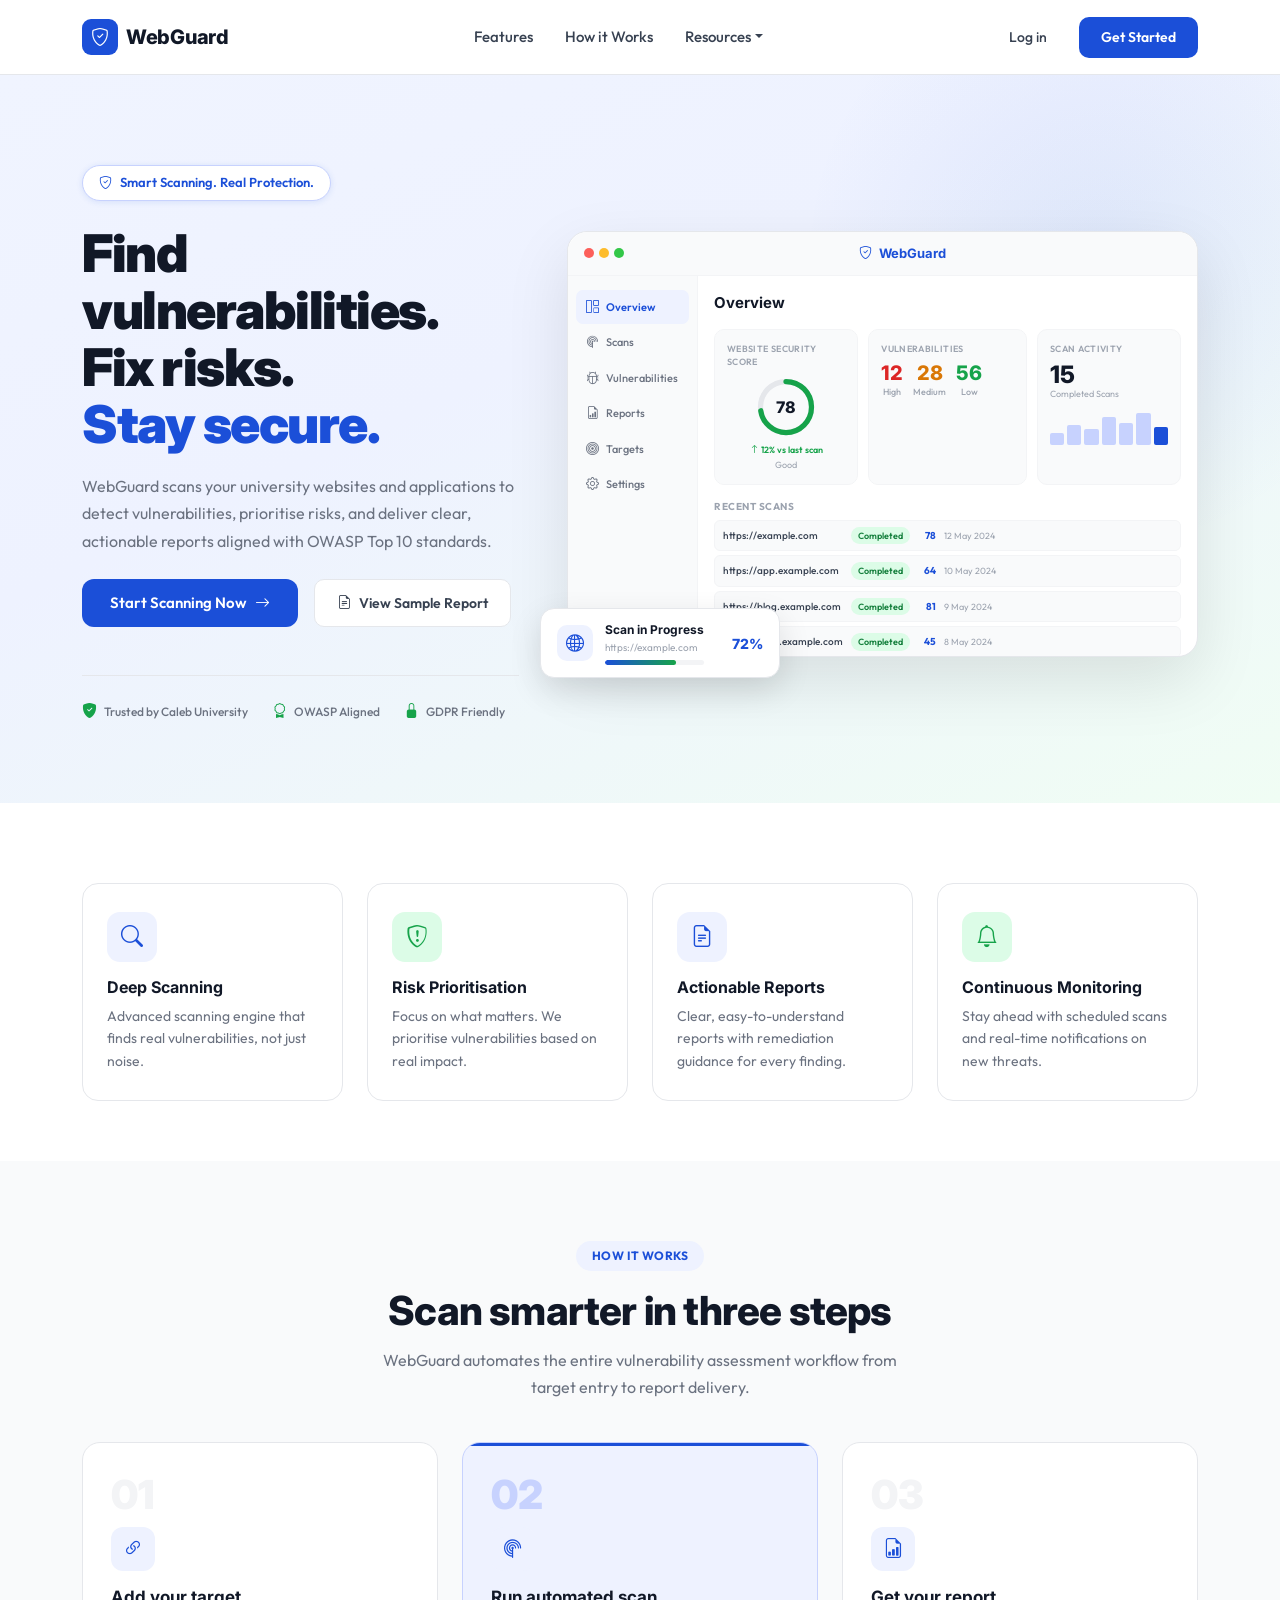
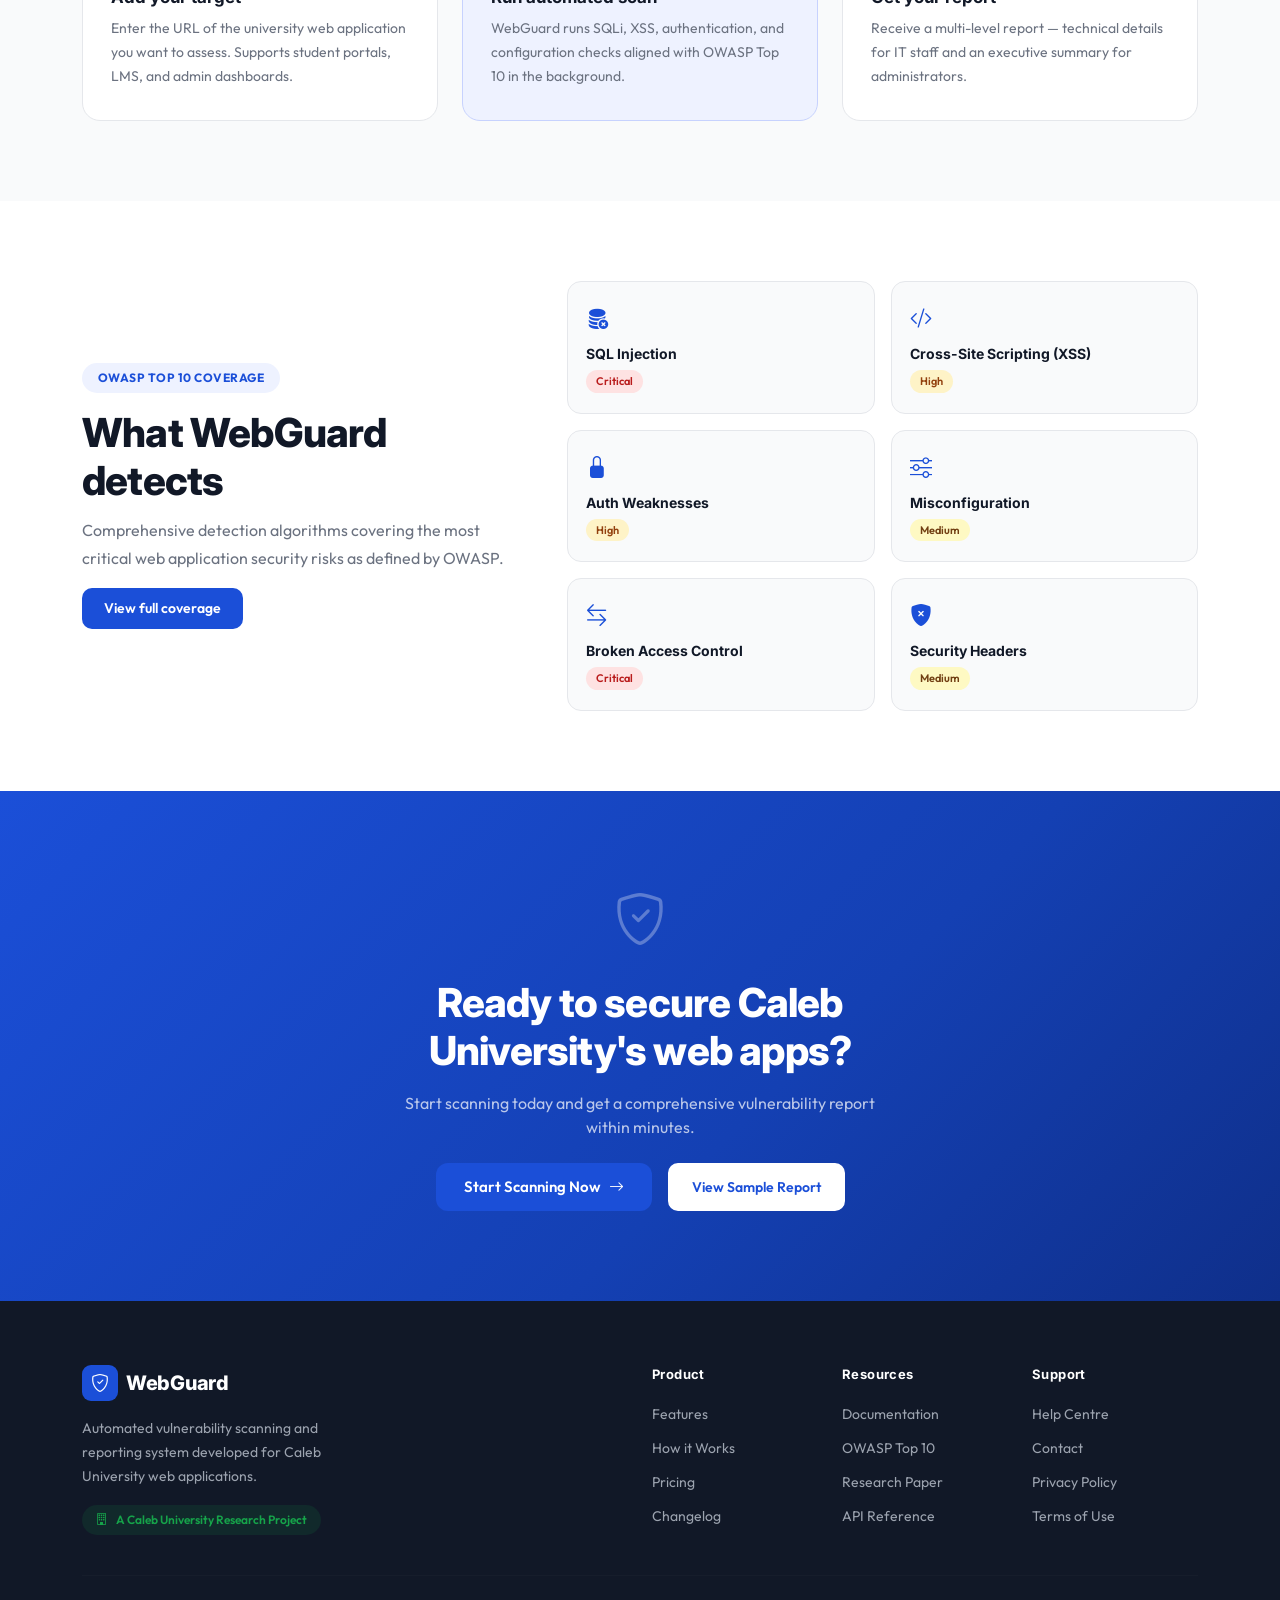
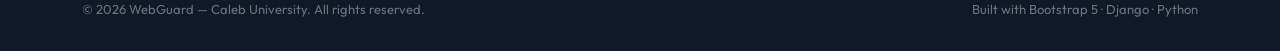
<file: index.html>
<!DOCTYPE html>
<html lang="en">
<head>
  <meta charset="UTF-8" />
  <meta name="viewport" content="width=device-width, initial-scale=1.0" />
  <title>WebGuard – Automated Vulnerability Scanning for University Web Apps</title>

  <!-- Bootstrap 5 -->
  <link href="https://cdn.jsdelivr.net/npm/bootstrap@5.3.3/dist/css/bootstrap.min.css" rel="stylesheet" />
  <!-- Bootstrap Icons -->
  <link href="https://cdn.jsdelivr.net/npm/bootstrap-icons@1.11.3/font/bootstrap-icons.min.css" rel="stylesheet" />
  <!-- Google Fonts -->
  <link href="https://fonts.googleapis.com/css2?family=Inter:wght@400;500;600;700;800;900&family=Outfit:wght@400;500;600;700&display=swap" rel="stylesheet" />
  <!-- Custom CSS -->
  <link rel="stylesheet" href="css/style.css" />
</head>
<body>

  <!-- ═══════════════════════════════════════════
       NAVBAR
  ════════════════════════════════════════════ -->
  <nav class="navbar navbar-expand-lg navbar-light wg-navbar sticky-top">
    <div class="container">
      <!-- Logo -->
      <a class="navbar-brand d-flex align-items-center gap-2" href="#">
        <div class="wg-logo-icon">
          <i class="bi bi-shield-check"></i>
        </div>
        <span class="wg-logo-text">WebGuard</span>
      </a>

      <!-- Mobile toggle -->
      <button class="navbar-toggler border-0" type="button" data-bs-toggle="collapse" data-bs-target="#navMenu">
        <span class="navbar-toggler-icon"></span>
      </button>

      <!-- Nav links -->
      <div class="collapse navbar-collapse" id="navMenu">
        <ul class="navbar-nav mx-auto gap-1">
          <li class="nav-item"><a class="nav-link wg-nav-link" href="#features">Features</a></li>
          <li class="nav-item"><a class="nav-link wg-nav-link" href="#how-it-works">How it Works</a></li>
          <li class="nav-item dropdown">
            <a class="nav-link wg-nav-link dropdown-toggle" href="#" data-bs-toggle="dropdown">Resources</a>
            <ul class="dropdown-menu wg-dropdown">
              <li><a class="dropdown-item" href="docs.html"><i class="bi bi-file-earmark-text me-2"></i>Documentation</a></li>
              <li><a class="dropdown-item" href="research.html"><i class="bi bi-journal-text me-2"></i>Research Paper</a></li>
              <li><a class="dropdown-item" href="owasp.html"><i class="bi bi-shield-exclamation me-2"></i>OWASP Top 10 Guide</a></li>
            </ul>
          </li>
        </ul>
        <div class="d-flex align-items-center gap-3">
          <a href="auth.html" class="wg-btn-ghost">Log in</a>
          <a href="auth.html" class="wg-btn-primary">Get Started</a>
        </div>
      </div>
    </div>
  </nav>


  <!-- ═══════════════════════════════════════════
       HERO SECTION
  ════════════════════════════════════════════ -->
  <section class="wg-hero">
    <div class="wg-hero-blob"></div>
    <div class="container">
      <div class="row align-items-center g-5">

        <!-- Left: Copy -->
        <div class="col-lg-5">
          <div class="wg-badge-pill mb-4">
            <i class="bi bi-shield-check me-2"></i>Smart Scanning. Real Protection.
          </div>
          <h1 class="wg-hero-heading">
            Find vulnerabilities.<br>
            Fix risks.<br>
            <span class="wg-hero-accent">Stay secure.</span>
          </h1>
          <p class="wg-hero-sub">
            WebGuard scans your university websites and applications to detect vulnerabilities, prioritise risks, and deliver clear, actionable reports aligned with OWASP Top 10 standards.
          </p>
          <div class="d-flex flex-wrap gap-3 mt-4">
            <a href="auth.html" class="wg-btn-primary wg-btn-lg">
              Start Scanning Now <i class="bi bi-arrow-right ms-2"></i>
            </a>
            <a href="auth.html" class="wg-btn-outline wg-btn-lg">
              <i class="bi bi-file-earmark-text me-2"></i>View Sample Report
            </a>
          </div>

          <!-- Trust badges -->
          <div class="d-flex flex-wrap gap-4 mt-5 wg-trust-row">
            <div class="wg-trust-item">
              <i class="bi bi-shield-fill-check"></i>
              <span>Trusted by Caleb University</span>
            </div>
            <div class="wg-trust-item">
              <i class="bi bi-award"></i>
              <span>OWASP Aligned</span>
            </div>
            <div class="wg-trust-item">
              <i class="bi bi-lock-fill"></i>
              <span>GDPR Friendly</span>
            </div>
          </div>
        </div>

        <!-- Right: Dashboard mockup -->
        <div class="col-lg-7">
          <div class="wg-mockup-shell">

            <!-- Mockup top bar -->
            <div class="wg-mockup-topbar">
              <div class="wg-mockup-dots">
                <span></span><span></span><span></span>
              </div>
              <div class="wg-mockup-brand">
                <i class="bi bi-shield-check me-1"></i> WebGuard
              </div>
            </div>

            <div class="wg-mockup-body">
              <!-- Sidebar -->
              <div class="wg-sidebar">
                <div class="wg-sidebar-item active"><i class="bi bi-grid-1x2"></i> Overview</div>
                <div class="wg-sidebar-item"><i class="bi bi-radar"></i> Scans</div>
                <div class="wg-sidebar-item"><i class="bi bi-bug"></i> Vulnerabilities</div>
                <div class="wg-sidebar-item"><i class="bi bi-file-earmark-bar-graph"></i> Reports</div>
                <div class="wg-sidebar-item"><i class="bi bi-bullseye"></i> Targets</div>
                <div class="wg-sidebar-item"><i class="bi bi-gear"></i> Settings</div>
              </div>

              <!-- Main content -->
              <div class="wg-main-content">
                <div class="wg-content-title">Overview</div>

                <!-- Stats row -->
                <div class="wg-stats-row">
                  <!-- Security score -->
                  <div class="wg-stat-card wg-score-card">
                    <div class="wg-stat-label">Website Security Score</div>
                    <div class="wg-score-ring">
                      <svg viewBox="0 0 80 80">
                        <circle cx="40" cy="40" r="34" fill="none" stroke="#e5e7eb" stroke-width="7"/>
                        <circle cx="40" cy="40" r="34" fill="none" stroke="#16A34A" stroke-width="7"
                          stroke-dasharray="154 60" stroke-linecap="round"
                          transform="rotate(-90 40 40)"/>
                      </svg>
                      <div class="wg-score-num">78</div>
                    </div>
                    <div class="wg-score-delta"><i class="bi bi-arrow-up"></i> 12% vs last scan</div>
                    <div class="wg-score-label">Good</div>
                  </div>

                  <!-- Vulnerabilities -->
                  <div class="wg-stat-card">
                    <div class="wg-stat-label">Vulnerabilities</div>
                    <div class="wg-vuln-row">
                      <div class="wg-vuln-item">
                        <span class="wg-vuln-num wg-high">12</span>
                        <span class="wg-vuln-sev">High</span>
                      </div>
                      <div class="wg-vuln-item">
                        <span class="wg-vuln-num wg-med">28</span>
                        <span class="wg-vuln-sev">Medium</span>
                      </div>
                      <div class="wg-vuln-item">
                        <span class="wg-vuln-num wg-low">56</span>
                        <span class="wg-vuln-sev">Low</span>
                      </div>
                    </div>
                  </div>

                  <!-- Scan activity -->
                  <div class="wg-stat-card">
                    <div class="wg-stat-label">Scan Activity</div>
                    <div class="wg-activity-num">15</div>
                    <div class="wg-activity-label">Completed Scans</div>
                    <div class="wg-mini-bars">
                      <span style="height:12px"></span>
                      <span style="height:20px"></span>
                      <span style="height:16px"></span>
                      <span style="height:28px"></span>
                      <span style="height:22px"></span>
                      <span style="height:32px"></span>
                      <span style="height:18px"></span>
                    </div>
                  </div>
                </div>

                <!-- Recent scans table -->
                <div class="wg-section-label">Recent Scans</div>
                <div class="wg-scan-table">
                  <div class="wg-scan-row">
                    <span class="wg-scan-url">https://example.com</span>
                    <span class="wg-badge-done">Completed</span>
                    <span class="wg-scan-score">78</span>
                    <span class="wg-scan-date">12 May 2024</span>
                  </div>
                  <div class="wg-scan-row">
                    <span class="wg-scan-url">https://app.example.com</span>
                    <span class="wg-badge-done">Completed</span>
                    <span class="wg-scan-score">64</span>
                    <span class="wg-scan-date">10 May 2024</span>
                  </div>
                  <div class="wg-scan-row">
                    <span class="wg-scan-url">https://blog.example.com</span>
                    <span class="wg-badge-done">Completed</span>
                    <span class="wg-scan-score">81</span>
                    <span class="wg-scan-date">9 May 2024</span>
                  </div>
                  <div class="wg-scan-row">
                    <span class="wg-scan-url">https://shop.example.com</span>
                    <span class="wg-badge-done">Completed</span>
                    <span class="wg-scan-score">45</span>
                    <span class="wg-scan-date">8 May 2024</span>
                  </div>
                </div>
              </div>
            </div>

            <!-- Floating scan-in-progress card -->
            <div class="wg-floating-card">
              <div class="wg-floating-icon"><i class="bi bi-globe2"></i></div>
              <div class="wg-floating-body">
                <div class="wg-floating-title">Scan in Progress</div>
                <div class="wg-floating-url">https://example.com</div>
                <div class="wg-progress-bar">
                  <div class="wg-progress-fill" style="width:72%"></div>
                </div>
              </div>
              <div class="wg-floating-pct">72%</div>
            </div>

          </div>
        </div>

      </div>
    </div>
  </section>


  <!-- ═══════════════════════════════════════════
       FEATURES STRIP
  ════════════════════════════════════════════ -->
  <section class="wg-features-strip" id="features">
    <div class="container">
      <div class="row g-4">

        <div class="col-sm-6 col-lg-3">
          <div class="wg-feature-card">
            <div class="wg-feature-icon wg-icon-blue">
              <i class="bi bi-search"></i>
            </div>
            <h4 class="wg-feature-title">Deep Scanning</h4>
            <p class="wg-feature-desc">Advanced scanning engine that finds real vulnerabilities, not just noise.</p>
          </div>
        </div>

        <div class="col-sm-6 col-lg-3">
          <div class="wg-feature-card">
            <div class="wg-feature-icon wg-icon-green">
              <i class="bi bi-shield-exclamation"></i>
            </div>
            <h4 class="wg-feature-title">Risk Prioritisation</h4>
            <p class="wg-feature-desc">Focus on what matters. We prioritise vulnerabilities based on real impact.</p>
          </div>
        </div>

        <div class="col-sm-6 col-lg-3">
          <div class="wg-feature-card">
            <div class="wg-feature-icon wg-icon-blue">
              <i class="bi bi-file-earmark-text"></i>
            </div>
            <h4 class="wg-feature-title">Actionable Reports</h4>
            <p class="wg-feature-desc">Clear, easy-to-understand reports with remediation guidance for every finding.</p>
          </div>
        </div>

        <div class="col-sm-6 col-lg-3">
          <div class="wg-feature-card">
            <div class="wg-feature-icon wg-icon-green">
              <i class="bi bi-bell"></i>
            </div>
            <h4 class="wg-feature-title">Continuous Monitoring</h4>
            <p class="wg-feature-desc">Stay ahead with scheduled scans and real-time notifications on new threats.</p>
          </div>
        </div>

      </div>
    </div>
  </section>


  <!-- ═══════════════════════════════════════════
       HOW IT WORKS
  ════════════════════════════════════════════ -->
  <section class="wg-section" id="how-it-works">
    <div class="container text-center">
      <div class="wg-section-pill">How it Works</div>
      <h2 class="wg-section-heading">Scan smarter in three steps</h2>
      <p class="wg-section-sub">WebGuard automates the entire vulnerability assessment workflow from target entry to report delivery.</p>

      <div class="row g-4 mt-3 justify-content-center">
        <div class="col-md-4">
          <div class="wg-step-card">
            <div class="wg-step-num">01</div>
            <div class="wg-step-icon"><i class="bi bi-link-45deg"></i></div>
            <h5 class="wg-step-title">Add your target</h5>
            <p class="wg-step-desc">Enter the URL of the university web application you want to assess. Supports student portals, LMS, and admin dashboards.</p>
          </div>
        </div>
        <div class="col-md-4">
          <div class="wg-step-card wg-step-accent">
            <div class="wg-step-num">02</div>
            <div class="wg-step-icon"><i class="bi bi-radar"></i></div>
            <h5 class="wg-step-title">Run automated scan</h5>
            <p class="wg-step-desc">WebGuard runs SQLi, XSS, authentication, and configuration checks aligned with OWASP Top 10 in the background.</p>
          </div>
        </div>
        <div class="col-md-4">
          <div class="wg-step-card">
            <div class="wg-step-num">03</div>
            <div class="wg-step-icon"><i class="bi bi-file-earmark-bar-graph"></i></div>
            <h5 class="wg-step-title">Get your report</h5>
            <p class="wg-step-desc">Receive a multi-level report — technical details for IT staff and an executive summary for administrators.</p>
          </div>
        </div>
      </div>
    </div>
  </section>


  <!-- ═══════════════════════════════════════════
       VULNERABILITY TYPES
  ════════════════════════════════════════════ -->
  <section class="wg-vulns-section">
    <div class="container">
      <div class="row align-items-center g-5">
        <div class="col-lg-5">
          <div class="wg-section-pill">OWASP Top 10 Coverage</div>
          <h2 class="wg-section-heading text-start">What WebGuard detects</h2>
          <p class="wg-section-sub text-start">Comprehensive detection algorithms covering the most critical web application security risks as defined by OWASP.</p>
          <a href="#" class="wg-btn-primary mt-3">View full coverage</a>
        </div>
        <div class="col-lg-7">
          <div class="row g-3">
            <div class="col-6">
              <div class="wg-vuln-card">
                <i class="bi bi-database-fill-x wg-vc-icon"></i>
                <div class="wg-vc-title">SQL Injection</div>
                <div class="wg-vc-sev wg-sev-critical">Critical</div>
              </div>
            </div>
            <div class="col-6">
              <div class="wg-vuln-card">
                <i class="bi bi-code-slash wg-vc-icon"></i>
                <div class="wg-vc-title">Cross-Site Scripting (XSS)</div>
                <div class="wg-vc-sev wg-sev-high">High</div>
              </div>
            </div>
            <div class="col-6">
              <div class="wg-vuln-card">
                <i class="bi bi-lock-fill wg-vc-icon"></i>
                <div class="wg-vc-title">Auth Weaknesses</div>
                <div class="wg-vc-sev wg-sev-high">High</div>
              </div>
            </div>
            <div class="col-6">
              <div class="wg-vuln-card">
                <i class="bi bi-sliders wg-vc-icon"></i>
                <div class="wg-vc-title">Misconfiguration</div>
                <div class="wg-vc-sev wg-sev-medium">Medium</div>
              </div>
            </div>
            <div class="col-6">
              <div class="wg-vuln-card">
                <i class="bi bi-arrow-left-right wg-vc-icon"></i>
                <div class="wg-vc-title">Broken Access Control</div>
                <div class="wg-vc-sev wg-sev-critical">Critical</div>
              </div>
            </div>
            <div class="col-6">
              <div class="wg-vuln-card">
                <i class="bi bi-shield-fill-x wg-vc-icon"></i>
                <div class="wg-vc-title">Security Headers</div>
                <div class="wg-vc-sev wg-sev-medium">Medium</div>
              </div>
            </div>
          </div>
        </div>
      </div>
    </div>
  </section>


  <!-- ═══════════════════════════════════════════
       CTA SECTION
  ════════════════════════════════════════════ -->
  <section class="wg-cta-section">
    <div class="container text-center">
      <i class="bi bi-shield-check wg-cta-icon"></i>
      <h2 class="wg-cta-heading">Ready to secure Caleb University's web apps?</h2>
      <p class="wg-cta-sub">Start scanning today and get a comprehensive vulnerability report within minutes.</p>
      <div class="d-flex justify-content-center gap-3 flex-wrap mt-4">
        <a href="auth.html" class="wg-btn-primary wg-btn-lg">Start Scanning Now <i class="bi bi-arrow-right ms-2"></i></a>
        <a href="auth.html" class="wg-btn-white wg-btn-lg">View Sample Report</a>
      </div>
    </div>
  </section>


  <!-- ═══════════════════════════════════════════
       FOOTER
  ════════════════════════════════════════════ -->
  <footer class="wg-footer">
    <div class="container">
      <div class="row g-4">
        <div class="col-lg-4">
          <div class="d-flex align-items-center gap-2 mb-3">
            <div class="wg-logo-icon"><i class="bi bi-shield-check"></i></div>
            <span class="wg-logo-text">WebGuard</span>
          </div>
          <p class="wg-footer-desc">Automated vulnerability scanning and reporting system developed for Caleb University web applications.</p>
          <div class="wg-footer-caleb">
            <i class="bi bi-building me-2"></i> A Caleb University Research Project
          </div>
        </div>
        <div class="col-6 col-lg-2 offset-lg-2">
          <div class="wg-footer-heading">Product</div>
          <ul class="wg-footer-links">
            <li><a href="#">Features</a></li>
            <li><a href="#">How it Works</a></li>
            <li><a href="#">Pricing</a></li>
            <li><a href="#">Changelog</a></li>
          </ul>
        </div>
        <div class="col-6 col-lg-2">
          <div class="wg-footer-heading">Resources</div>
          <ul class="wg-footer-links">
            <li><a href="#">Documentation</a></li>
            <li><a href="#">OWASP Top 10</a></li>
            <li><a href="#">Research Paper</a></li>
            <li><a href="#">API Reference</a></li>
          </ul>
        </div>
        <div class="col-6 col-lg-2">
          <div class="wg-footer-heading">Support</div>
          <ul class="wg-footer-links">
            <li><a href="#">Help Centre</a></li>
            <li><a href="#">Contact</a></li>
            <li><a href="#">Privacy Policy</a></li>
            <li><a href="#">Terms of Use</a></li>
          </ul>
        </div>
      </div>
      <hr class="wg-footer-hr" />
      <div class="d-flex flex-wrap justify-content-between align-items-center gap-3">
        <p class="wg-footer-copy">© 2026 WebGuard — Caleb University. All rights reserved.</p>
        <p class="wg-footer-copy">Built with Bootstrap 5 · Django · Python</p>
      </div>
    </div>
  </footer>


  <!-- Bootstrap JS -->
  <script src="https://cdn.jsdelivr.net/npm/bootstrap@5.3.3/dist/js/bootstrap.bundle.min.js"></script>
  <!-- Custom JS -->
  <script src="js/main.js"></script>
</body>
</html>
</file>
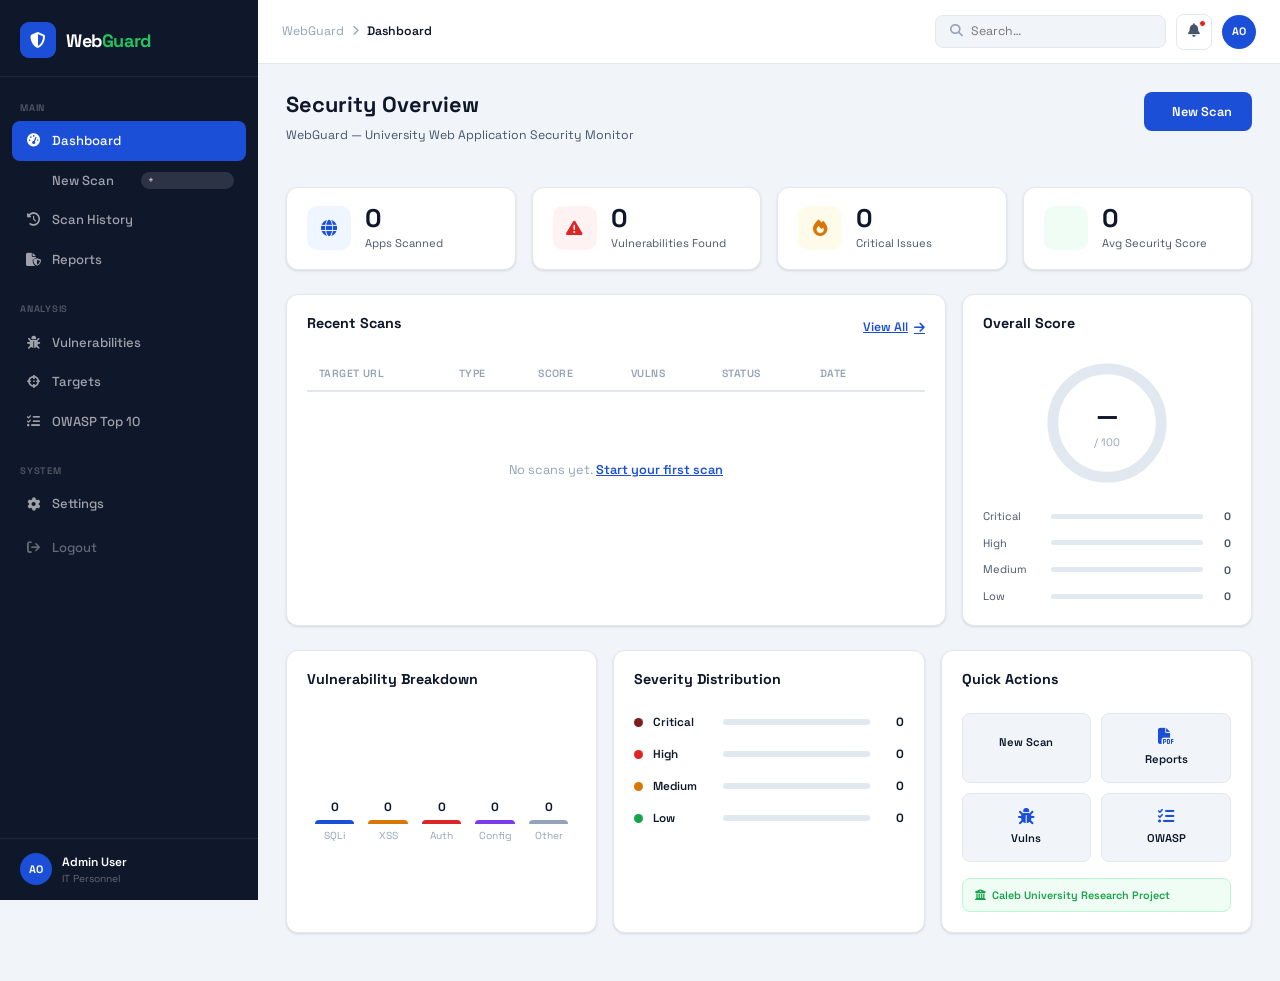
<file: dashboard.html>
<!DOCTYPE html>
<html lang="en">
<head>
  <meta charset="UTF-8"/>
  <meta name="viewport" content="width=device-width, initial-scale=1.0"/>
  <title>WebGuard — Dashboard</title>
  <link href="https://cdn.jsdelivr.net/npm/bootstrap@5.3.2/dist/css/bootstrap.min.css" rel="stylesheet"/>
  <link href="https://cdnjs.cloudflare.com/ajax/libs/font-awesome/6.5.0/css/all.min.css" rel="stylesheet"/>
  <link href="https://fonts.googleapis.com/css2?family=Space+Grotesk:wght@300;400;500;600;700&family=JetBrains+Mono:wght@400;600&display=swap" rel="stylesheet"/>
  <link rel="stylesheet" href="css/dashboard.css"/>
</head>
<body>

<!-- ═══ SIDEBAR ═══ -->
<aside class="sidebar" id="sidebar">
  <div class="sidebar-logo">
    <div class="logo-icon"><i class="fas fa-shield-halved"></i></div>
    <span class="logo-text">Web<span>Guard</span></span>
  </div>
  <nav class="sidebar-nav">
    <div class="nav-section-label">MAIN</div>
    <a href="#" class="nav-item active" data-page="dashboard"><i class="fas fa-gauge-high"></i><span>Dashboard</span></a>
    <a href="#" class="nav-item" data-page="scan"><i class="fas fa-radar"></i><span>New Scan</span><span class="nav-badge">+</span></a>
    <a href="#" class="nav-item" data-page="history"><i class="fas fa-clock-rotate-left"></i><span>Scan History</span></a>
    <a href="#" class="nav-item" data-page="reports"><i class="fas fa-file-shield"></i><span>Reports</span></a>
    <div class="nav-section-label mt-3">ANALYSIS</div>
    <a href="#" class="nav-item" data-page="vulnerabilities"><i class="fas fa-bug"></i><span>Vulnerabilities</span></a>
    <a href="#" class="nav-item" data-page="targets"><i class="fas fa-crosshairs"></i><span>Targets</span></a>
    <a href="#" class="nav-item" data-page="owasp"><i class="fas fa-list-check"></i><span>OWASP Top 10</span></a>
    <div class="nav-section-label mt-3">SYSTEM</div>
    <a href="#" class="nav-item" data-page="settings"><i class="fas fa-gear"></i><span>Settings</span></a>
    <a href="auth.html" class="nav-item logout"><i class="fas fa-arrow-right-from-bracket"></i><span>Logout</span></a>
  </nav>
  <div class="sidebar-user">
    <div class="user-avatar">AO</div>
    <div class="user-info">
      <div class="user-name">Admin User</div>
      <div class="user-role">IT Personnel</div>
    </div>
  </div>
</aside>

<!-- ═══ MAIN ═══ -->
<main class="main-content" id="mainContent">

  <!-- Topbar -->
  <header class="topbar">
    <div class="topbar-left">
      <button class="sidebar-toggle" id="sidebarToggle"><i class="fas fa-bars"></i></button>
      <div class="breadcrumb-wrap">
        <span class="breadcrumb-item">WebGuard</span>
        <i class="fas fa-chevron-right breadcrumb-sep"></i>
        <span class="breadcrumb-item active" id="pageTitle">Dashboard</span>
      </div>
    </div>
    <div class="topbar-right">
      <div class="search-wrap">
        <i class="fas fa-search"></i>
        <input type="text" placeholder="Search…" class="topbar-search"/>
      </div>
      <button class="topbar-btn"><i class="fas fa-bell"></i><span class="notif-dot"></span></button>
      <div class="topbar-avatar">AO</div>
    </div>
  </header>

  <!-- ══ DASHBOARD PAGE ══ -->
  <div class="page-content" id="page-dashboard">
    <div class="page-header">
      <div>
        <h1 class="page-title">Security Overview</h1>
        <p class="page-subtitle">WebGuard &mdash; University Web Application Security Monitor</p>
      </div>
      <button class="btn-primary-cta" onclick="showPage('scan')"><i class="fas fa-radar"></i> New Scan</button>
    </div>

    <!-- Stats -->
    <div class="stats-row">
      <div class="stat-card">
        <div class="stat-icon blue"><i class="fas fa-globe"></i></div>
        <div class="stat-body">
          <div class="stat-number" id="stat-apps">0</div>
          <div class="stat-label">Apps Scanned</div>
        </div>
      </div>
      <div class="stat-card">
        <div class="stat-icon red"><i class="fas fa-triangle-exclamation"></i></div>
        <div class="stat-body">
          <div class="stat-number" id="stat-vulns">0</div>
          <div class="stat-label">Vulnerabilities Found</div>
        </div>
      </div>
      <div class="stat-card">
        <div class="stat-icon orange"><i class="fas fa-fire"></i></div>
        <div class="stat-body">
          <div class="stat-number" id="stat-crit">0</div>
          <div class="stat-label">Critical Issues</div>
        </div>
      </div>
      <div class="stat-card">
        <div class="stat-icon green"><i class="fas fa-shield-check"></i></div>
        <div class="stat-body">
          <div class="stat-number" id="stat-score">—</div>
          <div class="stat-label">Avg Security Score</div>
        </div>
      </div>
    </div>

    <!-- Mid Row -->
    <div class="mid-row">
      <div class="card-block wide">
        <div class="block-header">
          <h3>Recent Scans</h3>
          <button class="btn-link" onclick="showPage('history')">View All <i class="fas fa-arrow-right"></i></button>
        </div>
        <div class="table-wrap">
          <table class="wg-table">
            <thead><tr><th>Target URL</th><th>Type</th><th>Score</th><th>Vulns</th><th>Status</th><th>Date</th><th></th></tr></thead>
            <tbody id="recentScansTbody">
              <tr><td colspan="7" class="empty-cell"><i class="fas fa-radar"></i><br>No scans yet. <button class="btn-link-inline" onclick="showPage('scan')">Start your first scan</button></td></tr>
            </tbody>
          </table>
        </div>
      </div>

      <div class="card-block narrow">
        <div class="block-header"><h3>Overall Score</h3></div>
        <div class="score-ring-wrap">
          <svg viewBox="0 0 120 120" class="score-ring">
            <circle cx="60" cy="60" r="50" class="ring-bg"/>
            <circle cx="60" cy="60" r="50" class="ring-fill" id="ringFill"/>
          </svg>
          <div class="score-ring-label">
            <span class="score-big" id="scoreRingLabel">—</span>
            <span class="score-sub">/ 100</span>
          </div>
        </div>
        <div class="score-breakdown">
          <div class="sb-row"><span class="sb-label">Critical</span><div class="sb-bar-wrap"><div class="sb-bar" id="sev-bar-critical" style="width:0%;background:var(--danger)"></div></div><span class="sev-cnt" id="sev-cnt-critical">0</span></div>
          <div class="sb-row"><span class="sb-label">High</span><div class="sb-bar-wrap"><div class="sb-bar" id="sev-bar-high" style="width:0%;background:var(--warning)"></div></div><span class="sev-cnt" id="sev-cnt-high">0</span></div>
          <div class="sb-row"><span class="sb-label">Medium</span><div class="sb-bar-wrap"><div class="sb-bar" id="sev-bar-medium" style="width:0%;background:#F59E0B"></div></div><span class="sev-cnt" id="sev-cnt-medium">0</span></div>
          <div class="sb-row"><span class="sb-label">Low</span><div class="sb-bar-wrap"><div class="sb-bar" id="sev-bar-low" style="width:0%;background:var(--success)"></div></div><span class="sev-cnt" id="sev-cnt-low">0</span></div>
        </div>
      </div>
    </div>

    <!-- Bottom Row -->
    <div class="bottom-row">
      <div class="card-block">
        <div class="block-header"><h3>Vulnerability Breakdown</h3></div>
        <div class="vuln-chart-bars">
          <div class="vcb-item"><div class="vcb-val" id="vcb-sqli-lbl">0</div><div class="vcb-bar-wrap"><div class="vcb-bar" id="vcb-sqli" style="height:0%"></div></div><span class="vcb-label">SQLi</span></div>
          <div class="vcb-item"><div class="vcb-val" id="vcb-xss-lbl">0</div><div class="vcb-bar-wrap"><div class="vcb-bar xss" id="vcb-xss" style="height:0%"></div></div><span class="vcb-label">XSS</span></div>
          <div class="vcb-item"><div class="vcb-val" id="vcb-auth-lbl">0</div><div class="vcb-bar-wrap"><div class="vcb-bar auth" id="vcb-auth" style="height:0%"></div></div><span class="vcb-label">Auth</span></div>
          <div class="vcb-item"><div class="vcb-val" id="vcb-config-lbl">0</div><div class="vcb-bar-wrap"><div class="vcb-bar config" id="vcb-config" style="height:0%"></div></div><span class="vcb-label">Config</span></div>
          <div class="vcb-item"><div class="vcb-val" id="vcb-other-lbl">0</div><div class="vcb-bar-wrap"><div class="vcb-bar other" id="vcb-other" style="height:0%"></div></div><span class="vcb-label">Other</span></div>
        </div>
      </div>
      <div class="card-block">
        <div class="block-header"><h3>Severity Distribution</h3></div>
        <div class="severity-list">
          <div class="sev-row"><span class="sev-dot critical"></span><span class="sev-name">Critical</span><div class="sev-bar-wrap"><div class="sev-bar" id="sev-bar-critical2" style="width:0%"></div></div><span class="sev-count" id="sev-cnt-critical2">0</span></div>
          <div class="sev-row"><span class="sev-dot high"></span><span class="sev-name">High</span><div class="sev-bar-wrap"><div class="sev-bar high" id="sev-bar-high2" style="width:0%"></div></div><span class="sev-count" id="sev-cnt-high2">0</span></div>
          <div class="sev-row"><span class="sev-dot medium"></span><span class="sev-name">Medium</span><div class="sev-bar-wrap"><div class="sev-bar medium" id="sev-bar-medium2" style="width:0%"></div></div><span class="sev-count" id="sev-cnt-medium2">0</span></div>
          <div class="sev-row"><span class="sev-dot low"></span><span class="sev-name">Low</span><div class="sev-bar-wrap"><div class="sev-bar low" id="sev-bar-low2" style="width:0%"></div></div><span class="sev-count" id="sev-cnt-low2">0</span></div>
        </div>
      </div>
      <div class="card-block">
        <div class="block-header"><h3>Quick Actions</h3></div>
        <div class="quick-actions">
          <button class="qa-btn" onclick="showPage('scan')"><i class="fas fa-radar"></i><span>New Scan</span></button>
          <button class="qa-btn" onclick="showPage('reports')"><i class="fas fa-file-pdf"></i><span>Reports</span></button>
          <button class="qa-btn" onclick="showPage('vulnerabilities')"><i class="fas fa-bug"></i><span>Vulns</span></button>
          <button class="qa-btn" onclick="showPage('owasp')"><i class="fas fa-list-check"></i><span>OWASP</span></button>
        </div>
        <div class="caleb-badge"><i class="fas fa-university"></i><span>Caleb University Research Project</span></div>
      </div>
    </div>
  </div>

  <!-- ══ NEW SCAN PAGE ══ -->
  <div class="page-content hidden" id="page-scan">
    <div class="page-header">
      <div><h1 class="page-title">New Scan</h1><p class="page-subtitle">Scan any web application for vulnerabilities</p></div>
    </div>
    <div class="scan-layout">
      <div class="card-block scan-form-card">
        <div class="block-header"><h3><i class="fas fa-radar"></i> Scan Configuration</h3></div>

        <div class="form-group-wg">
          <label class="wg-label">Target URL <span class="req">*</span></label>
          <div class="input-with-icon">
            <i class="fas fa-globe"></i>
            <input type="url" class="wg-input" id="targetUrl" placeholder="https://example.com"/>
          </div>
          <span class="hint">Any publicly accessible website — not limited to Caleb University</span>
        </div>

        <div class="form-group-wg">
          <label class="wg-label">Application Type</label>
          <select class="wg-input" id="appType">
            <option value="Web App">Generic Web App</option>
            <option value="Student Portal">Student Portal</option>
            <option value="LMS">Learning Management System</option>
            <option value="Admin Dashboard">Admin Dashboard</option>
            <option value="E-Commerce">E-Commerce</option>
            <option value="Government">Government Site</option>
            <option value="Other">Other</option>
          </select>
        </div>

        <div class="form-group-wg">
          <label class="wg-label">Scan Depth</label>
          <div class="depth-selector">
            <label class="depth-opt active"><input type="radio" name="depth" value="quick" checked/><i class="fas fa-bolt"></i><span>Quick</span><small>~2 min</small></label>
            <label class="depth-opt"><input type="radio" name="depth" value="standard"/><i class="fas fa-shield"></i><span>Standard</span><small>~10 min</small></label>
            <label class="depth-opt"><input type="radio" name="depth" value="deep"/><i class="fas fa-magnifying-glass"></i><span>Deep</span><small>~30 min</small></label>
          </div>
        </div>

        <div class="form-group-wg">
          <label class="wg-label">Vulnerability Checks</label>
          <div class="checks-grid">
            <label class="check-item checked"><input type="checkbox" checked/><span>SQL Injection</span></label>
            <label class="check-item checked"><input type="checkbox" checked/><span>XSS</span></label>
            <label class="check-item checked"><input type="checkbox" checked/><span>Auth Weakness</span></label>
            <label class="check-item checked"><input type="checkbox" checked/><span>Config Errors</span></label>
            <label class="check-item"><input type="checkbox"/><span>CSRF</span></label>
            <label class="check-item"><input type="checkbox"/><span>Broken Access</span></label>
            <label class="check-item"><input type="checkbox"/><span>Sensitive Data</span></label>
            <label class="check-item"><input type="checkbox"/><span>Headers Check</span></label>
          </div>
        </div>

        <div class="form-actions">
          <button class="btn-secondary-cta" onclick="showPage('dashboard')">Cancel</button>
          <button class="btn-primary-cta" onclick="startScan()"><i class="fas fa-play"></i> Launch Scan</button>
        </div>
      </div>

      <!-- Console -->
      <div class="card-block scan-progress-card">
        <div class="block-header"><h3><i class="fas fa-terminal"></i> Scan Console</h3></div>

        <div class="progress-idle" id="progressIdle">
          <i class="fas fa-radar idle-icon"></i>
          <p>Configure your target and launch a scan.<br><span style="color:var(--text-3);font-size:.78rem">Any URL works — university sites, government portals, or any web app.</span></p>
        </div>

        <div class="progress-active hidden" id="progressActive">
          <div class="scan-target-label" id="scanTargetLabel">Scanning: —</div>
          <div class="overall-progress">
            <div class="prog-bar-wrap"><div class="prog-bar-fill" id="progBarFill" style="width:0%"></div></div>
            <span class="prog-pct" id="progPct">0%</span>
          </div>
          <div class="scan-steps" id="scanSteps">
            <div class="scan-step" data-step="1"><span class="step-dot"></span><span class="step-text">Initializing scanner</span></div>
            <div class="scan-step" data-step="2"><span class="step-dot"></span><span class="step-text">Crawling application pages</span></div>
            <div class="scan-step" data-step="3"><span class="step-dot"></span><span class="step-text">Testing SQL Injection vectors</span></div>
            <div class="scan-step" data-step="4"><span class="step-dot"></span><span class="step-text">Testing XSS vulnerabilities</span></div>
            <div class="scan-step" data-step="5"><span class="step-dot"></span><span class="step-text">Checking authentication weaknesses</span></div>
            <div class="scan-step" data-step="6"><span class="step-dot"></span><span class="step-text">Auditing configuration &amp; headers</span></div>
            <div class="scan-step" data-step="7"><span class="step-dot"></span><span class="step-text">Generating vulnerability report</span></div>
          </div>
          <div class="console-log" id="consoleLog"></div>
        </div>

        <div class="progress-done hidden" id="progressDone">
          <div class="done-icon"><i class="fas fa-check-circle"></i></div>
          <h4>Scan Complete!</h4>
          <p id="doneMessage"></p>
          <div class="done-actions">
            <button class="btn-primary-cta" id="viewReportBtn"><i class="fas fa-file-shield"></i> View Report</button>
            <button class="btn-secondary-cta" onclick="resetScan()">New Scan</button>
          </div>
        </div>
      </div>
    </div>
  </div>

  <!-- ══ HISTORY PAGE ══ -->
  <div class="page-content hidden" id="page-history">
    <div class="page-header">
      <div><h1 class="page-title">Scan History</h1><p class="page-subtitle">All past scans and results</p></div>
      <button class="btn-primary-cta" onclick="showPage('scan')"><i class="fas fa-radar"></i> New Scan</button>
    </div>
    <div class="card-block">
      <div class="table-wrap">
        <table class="wg-table">
          <thead><tr><th>#</th><th>Target URL</th><th>Type</th><th>Depth</th><th>Score</th><th>Vulns</th><th>Status</th><th>Date</th><th></th></tr></thead>
          <tbody id="historyTbody">
            <tr><td colspan="9" class="empty-cell"><i class="fas fa-clock-rotate-left"></i><br>No scan history yet.</td></tr>
          </tbody>
        </table>
      </div>
    </div>
  </div>

  <!-- ══ REPORTS PAGE ══ -->
  <div class="page-content hidden" id="page-reports">
    <div class="page-header">
      <div><h1 class="page-title">Reports</h1><p class="page-subtitle">View and download scan reports</p></div>
    </div>
    <div id="reportsContainer">
      <div class="empty-state"><i class="fas fa-file-shield"></i><p>No reports yet. Run a scan to generate your first report.</p><button class="btn-primary-cta" onclick="showPage('scan')"><i class="fas fa-radar"></i> Start Scan</button></div>
    </div>
  </div>

  <!-- ══ VULNERABILITIES PAGE ══ -->
  <div class="page-content hidden" id="page-vulnerabilities">
    <div class="page-header">
      <div><h1 class="page-title">Vulnerabilities</h1><p class="page-subtitle">All detected vulnerabilities — click the Status dropdown to update</p></div>
    </div>
    <div class="card-block">
      <div class="table-wrap">
        <table class="wg-table">
          <thead><tr><th>ID</th><th>Vulnerability</th><th>Target</th><th>Severity</th><th>OWASP</th><th>Status</th><th>Date</th></tr></thead>
          <tbody id="vulnsTbody">
            <tr><td colspan="7" class="empty-cell"><i class="fas fa-bug"></i><br>No vulnerabilities detected yet. Run a scan first.</td></tr>
          </tbody>
        </table>
      </div>
    </div>
  </div>

  <!-- ══ TARGETS PAGE ══ -->
  <div class="page-content hidden" id="page-targets">
    <div class="page-header">
      <div><h1 class="page-title">Targets</h1><p class="page-subtitle">All scanned web applications</p></div>
      <button class="btn-primary-cta" onclick="showPage('scan')"><i class="fas fa-plus"></i> Add Target</button>
    </div>
    <div id="targetsContainer">
      <div class="empty-state"><i class="fas fa-crosshairs"></i><p>No targets scanned yet.</p><button class="btn-primary-cta" onclick="showPage('scan')"><i class="fas fa-radar"></i> Scan a Target</button></div>
    </div>
  </div>

  <!-- ══ OWASP PAGE ══ -->
  <div class="page-content hidden" id="page-owasp">
    <div class="page-header">
      <div><h1 class="page-title">OWASP Top 10</h1><p class="page-subtitle">Compliance status — updates after each scan</p></div>
    </div>
    <div class="owasp-grid" id="owaspContainer">
      <div class="empty-state full" style="grid-column:1/-1"><i class="fas fa-list-check"></i><p>Run a scan to see your OWASP Top 10 compliance status.</p></div>
    </div>
  </div>

  <!-- ══ SETTINGS PAGE ══ -->
  <div class="page-content hidden" id="page-settings">
    <div class="page-header"><div><h1 class="page-title">Settings</h1><p class="page-subtitle">Account and scan configuration</p></div></div>
    <div class="settings-layout">
      <div class="card-block">
        <div class="block-header"><h3>Profile</h3></div>
        <div class="form-group-wg"><label class="wg-label">Full Name</label><input type="text" class="wg-input" value="Admin User"/></div>
        <div class="form-group-wg"><label class="wg-label">Email</label><input type="email" class="wg-input" value="admin@caleb.edu.ng"/></div>
        <div class="form-group-wg"><label class="wg-label">Role</label><select class="wg-input"><option>IT Personnel</option><option>Administrator</option></select></div>
        <button class="btn-primary-cta">Save Changes</button>
      </div>
      <div class="card-block">
        <div class="block-header"><h3>Scan Defaults</h3></div>
        <div class="form-group-wg"><label class="wg-label">Default Scan Depth</label><select class="wg-input"><option>Quick (~2 min)</option><option selected>Standard (~10 min)</option><option>Deep (~30 min)</option></select></div>
        <div class="form-group-wg"><label class="wg-label">Auto-schedule</label><select class="wg-input"><option>Disabled</option><option>Weekly</option><option>Monthly</option></select></div>
        <button class="btn-primary-cta">Save Defaults</button>
        <div style="margin-top:16px;" class="caleb-badge"><i class="fas fa-university"></i><span>Caleb University Research Project · WebGuard v1.0</span></div>
      </div>
    </div>
  </div>

</main>

<!-- ═══ REPORT MODAL ═══ -->
<div class="modal-overlay" id="reportModal">
  <div class="modal-box">
    <div class="modal-header">
      <div>
        <div class="modal-title"><i class="fas fa-file-shield"></i> Vulnerability Report</div>
        <div class="modal-subtitle" id="modal-url"></div>
      </div>
      <button class="modal-close" onclick="closeModal()"><i class="fas fa-xmark"></i></button>
    </div>
    <div class="modal-meta">
      <span><i class="fas fa-calendar"></i> <span id="modal-date"></span></span>
      <span><i class="fas fa-layer-group"></i> <span id="modal-depth"></span></span>
    </div>
    <div class="modal-score-row">
      <div class="modal-score-card">
        <div class="modal-score-big" id="modal-score">—</div>
        <div class="modal-score-lbl">Security Score</div>
      </div>
      <div class="modal-summary-grid">
        <div class="ms-item"><span id="modal-total">0</span><small>Total</small></div>
        <div class="ms-item critical"><span id="modal-crit">0</span><small>Critical</small></div>
        <div class="ms-item high"><span id="modal-high">0</span><small>High</small></div>
        <div class="ms-item medium"><span id="modal-med">0</span><small>Medium</small></div>
        <div class="ms-item low"><span id="modal-low">0</span><small>Low</small></div>
      </div>
    </div>
    <div class="modal-vuln-list" id="modal-vuln-list"></div>
    <div class="modal-footer">
      <button class="btn-secondary-cta" onclick="closeModal()">Close</button>
      <button class="btn-primary-cta" id="exportPdfBtn"><i class="fas fa-download"></i> Export PDF</button>
    </div>
  </div>
</div>

<script src="https://cdn.jsdelivr.net/npm/bootstrap@5.3.2/dist/js/bootstrap.bundle.min.js"></script>
<script src="js/dashboard.js"></script>
</body>
</html>
</file>
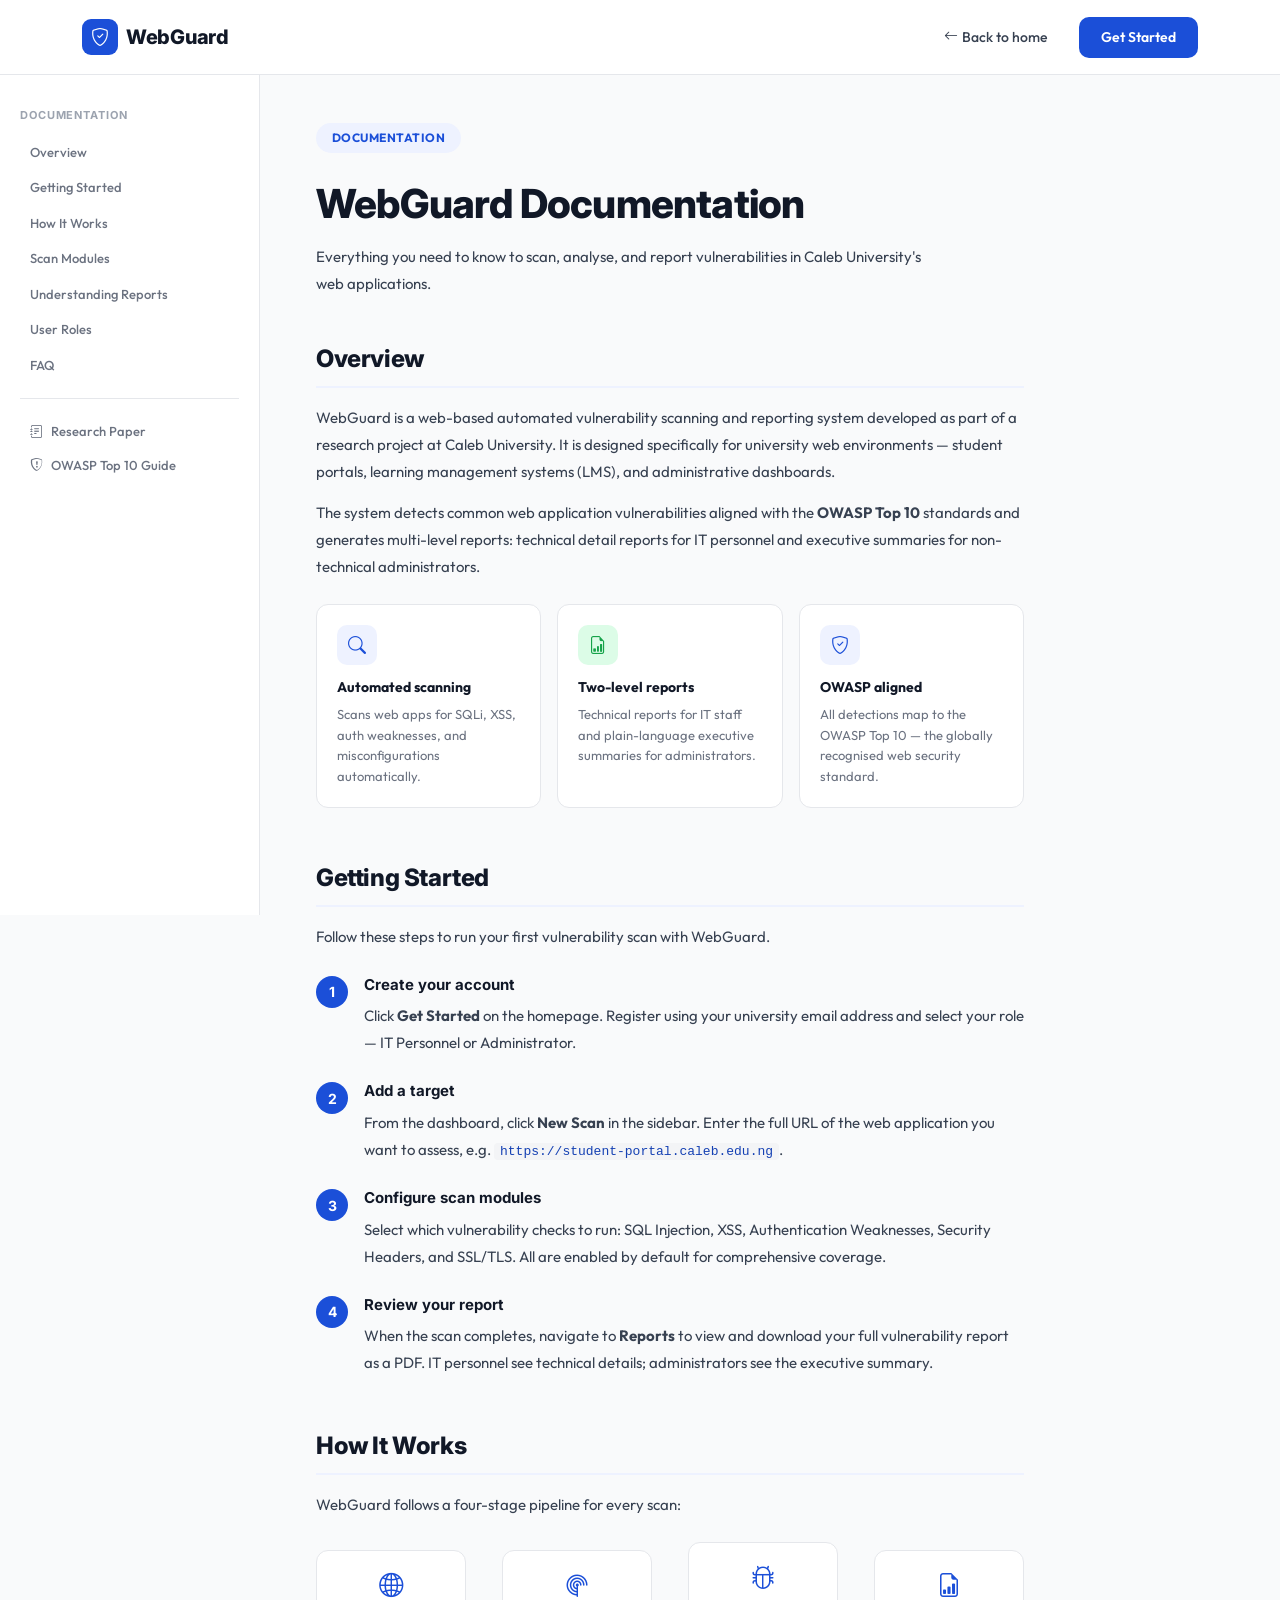
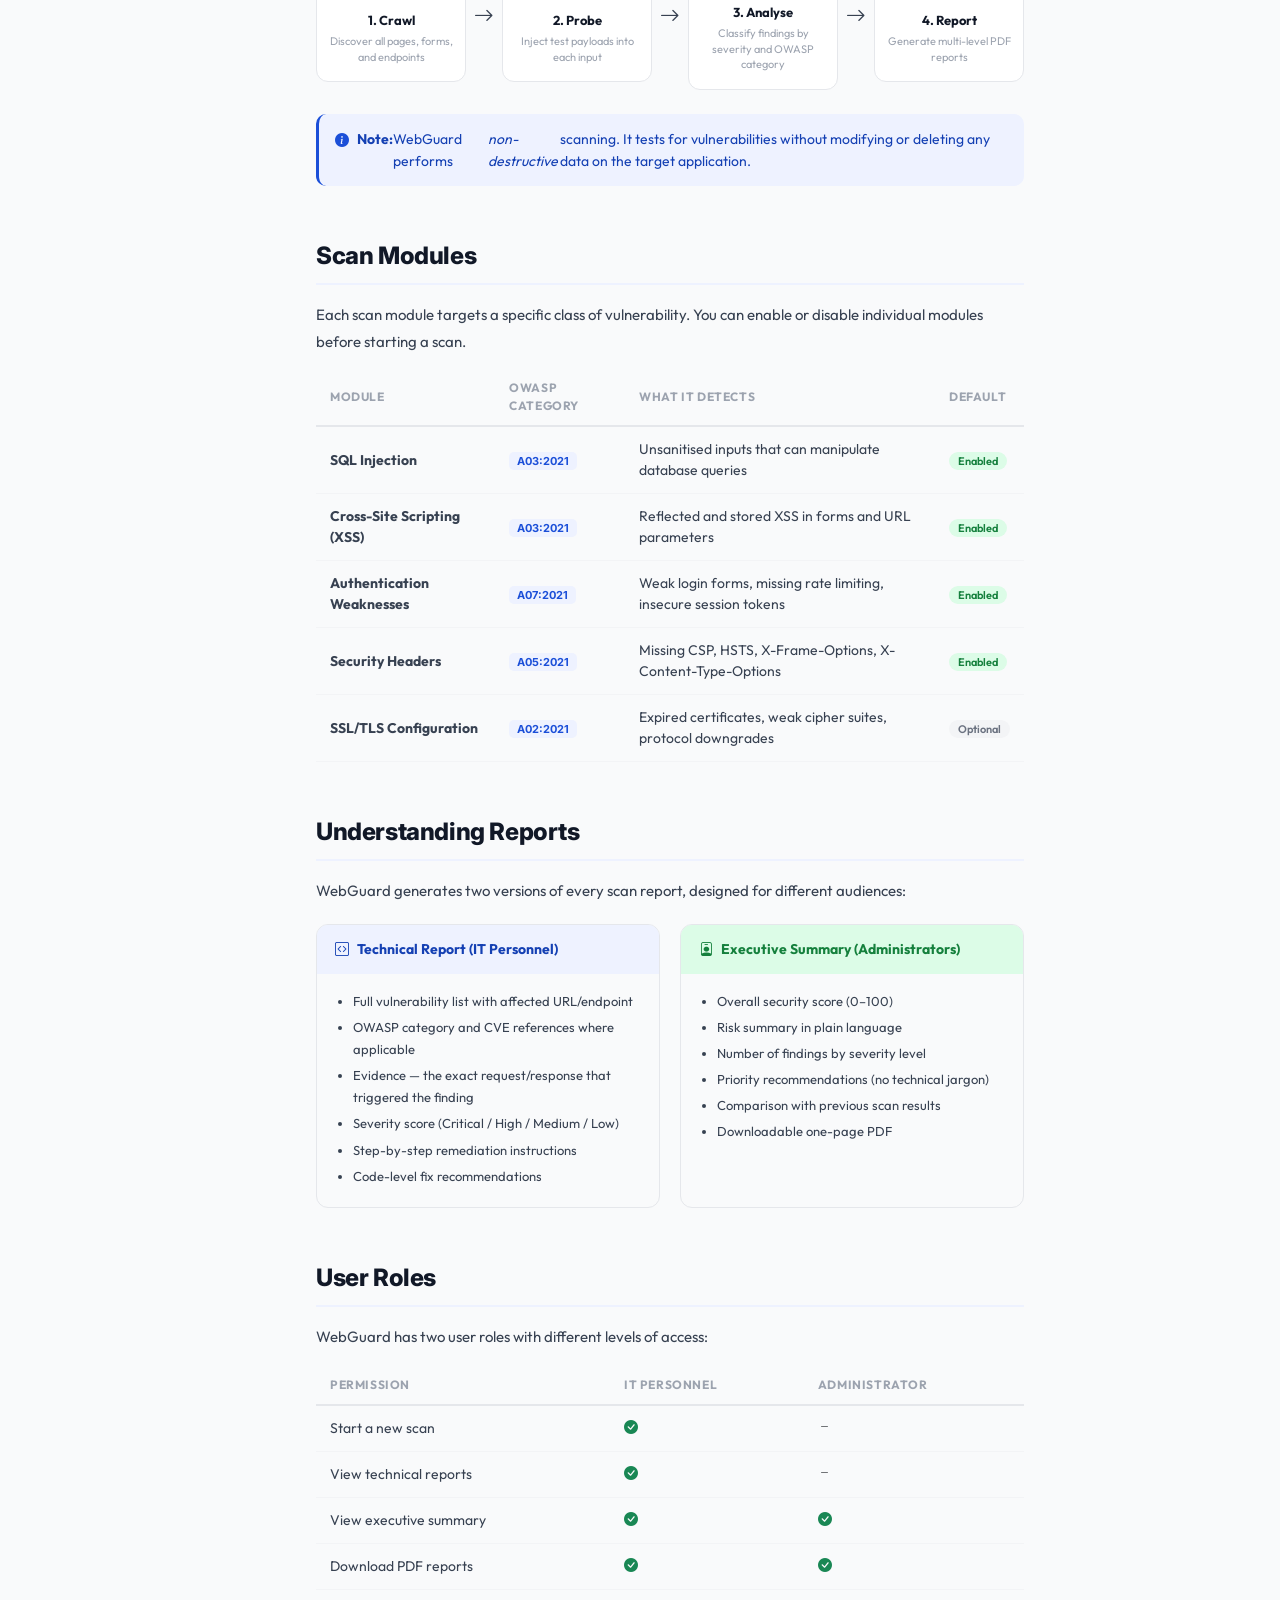
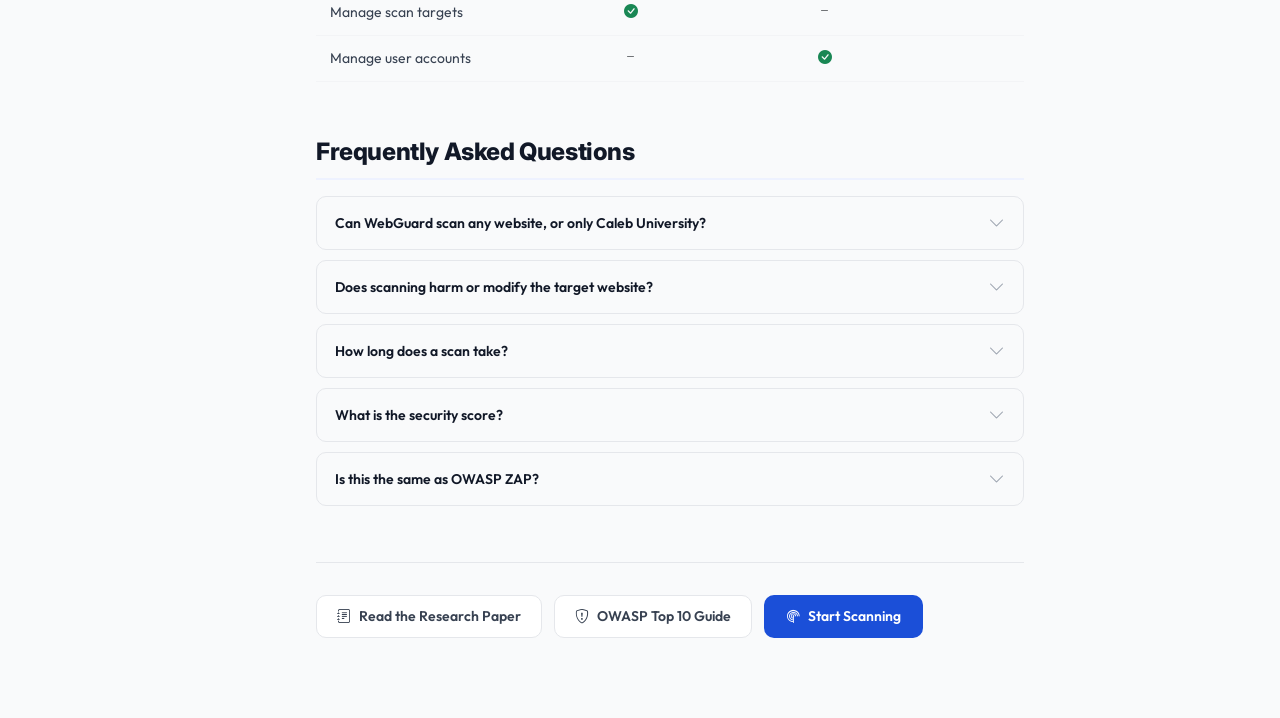
<file: docs.html>
<!DOCTYPE html>
<html lang="en">
<head>
  <meta charset="UTF-8"/>
  <meta name="viewport" content="width=device-width, initial-scale=1.0"/>
  <title>WebGuard – Documentation</title>
  <link href="https://cdn.jsdelivr.net/npm/bootstrap@5.3.3/dist/css/bootstrap.min.css" rel="stylesheet"/>
  <link href="https://cdn.jsdelivr.net/npm/bootstrap-icons@1.11.3/font/bootstrap-icons.min.css" rel="stylesheet"/>
  <link href="https://fonts.googleapis.com/css2?family=Inter:wght@400;500;600;700;800;900&family=Outfit:wght@400;500;600;700&display=swap" rel="stylesheet"/>
  <link rel="stylesheet" href="css/style.css"/>
  <link rel="stylesheet" href="css/pages.css"/>
</head>
<body class="wg-page-body">

  <!-- NAVBAR -->
  <nav class="navbar navbar-expand-lg navbar-light wg-navbar sticky-top">
    <div class="container">
      <a class="navbar-brand d-flex align-items-center gap-2" href="index.html">
        <div class="wg-logo-icon"><i class="bi bi-shield-check"></i></div>
        <span class="wg-logo-text">WebGuard</span>
      </a>
      <div class="d-flex align-items-center gap-3">
        <a href="index.html" class="wg-btn-ghost"><i class="bi bi-arrow-left me-1"></i>Back to home</a>
        <a href="auth.html" class="wg-btn-primary">Get Started</a>
      </div>
    </div>
  </nav>

  <div class="wg-docs-layout">

    <!-- SIDEBAR TOC -->
    <aside class="wg-docs-sidebar">
      <div class="wg-docs-toc-title">Documentation</div>
      <nav class="wg-docs-toc">
        <a href="#overview" class="wg-toc-item active">Overview</a>
        <a href="#getting-started" class="wg-toc-item">Getting Started</a>
        <a href="#how-it-works" class="wg-toc-item">How It Works</a>
        <a href="#scan-types" class="wg-toc-item">Scan Modules</a>
        <a href="#reports" class="wg-toc-item">Understanding Reports</a>
        <a href="#roles" class="wg-toc-item">User Roles</a>
        <a href="#faq" class="wg-toc-item">FAQ</a>
      </nav>
      <div class="wg-docs-toc-divider"></div>
      <a href="research.html" class="wg-toc-link"><i class="bi bi-journal-text me-2"></i>Research Paper</a>
      <a href="owasp.html" class="wg-toc-link"><i class="bi bi-shield-exclamation me-2"></i>OWASP Top 10 Guide</a>
    </aside>

    <!-- CONTENT -->
    <main class="wg-docs-content">

      <div class="wg-docs-hero">
        <div class="wg-section-pill">Documentation</div>
        <h1 class="wg-docs-title">WebGuard Documentation</h1>
        <p class="wg-docs-lead">Everything you need to know to scan, analyse, and report vulnerabilities in Caleb University's web applications.</p>
      </div>

      <!-- OVERVIEW -->
      <section id="overview" class="wg-docs-section">
        <h2 class="wg-docs-h2">Overview</h2>
        <p>WebGuard is a web-based automated vulnerability scanning and reporting system developed as part of a research project at Caleb University. It is designed specifically for university web environments — student portals, learning management systems (LMS), and administrative dashboards.</p>
        <p>The system detects common web application vulnerabilities aligned with the <strong>OWASP Top 10</strong> standards and generates multi-level reports: technical detail reports for IT personnel and executive summaries for non-technical administrators.</p>

        <div class="wg-docs-cards">
          <div class="wg-docs-card">
            <div class="wg-docs-card-icon wg-icon-blue"><i class="bi bi-search"></i></div>
            <div class="wg-docs-card-title">Automated scanning</div>
            <div class="wg-docs-card-desc">Scans web apps for SQLi, XSS, auth weaknesses, and misconfigurations automatically.</div>
          </div>
          <div class="wg-docs-card">
            <div class="wg-docs-card-icon wg-icon-green"><i class="bi bi-file-earmark-bar-graph"></i></div>
            <div class="wg-docs-card-title">Two-level reports</div>
            <div class="wg-docs-card-desc">Technical reports for IT staff and plain-language executive summaries for administrators.</div>
          </div>
          <div class="wg-docs-card">
            <div class="wg-docs-card-icon wg-icon-blue"><i class="bi bi-shield-check"></i></div>
            <div class="wg-docs-card-title">OWASP aligned</div>
            <div class="wg-docs-card-desc">All detections map to the OWASP Top 10 — the globally recognised web security standard.</div>
          </div>
        </div>
      </section>

      <!-- GETTING STARTED -->
      <section id="getting-started" class="wg-docs-section">
        <h2 class="wg-docs-h2">Getting Started</h2>
        <p>Follow these steps to run your first vulnerability scan with WebGuard.</p>

        <div class="wg-docs-steps">
          <div class="wg-docs-step">
            <div class="wg-step-circle">1</div>
            <div class="wg-step-body">
              <div class="wg-step-title">Create your account</div>
              <p>Click <strong>Get Started</strong> on the homepage. Register using your university email address and select your role — IT Personnel or Administrator.</p>
            </div>
          </div>
          <div class="wg-docs-step">
            <div class="wg-step-circle">2</div>
            <div class="wg-step-body">
              <div class="wg-step-title">Add a target</div>
              <p>From the dashboard, click <strong>New Scan</strong> in the sidebar. Enter the full URL of the web application you want to assess, e.g. <code>https://student-portal.caleb.edu.ng</code>.</p>
            </div>
          </div>
          <div class="wg-docs-step">
            <div class="wg-step-circle">3</div>
            <div class="wg-step-body">
              <div class="wg-step-title">Configure scan modules</div>
              <p>Select which vulnerability checks to run: SQL Injection, XSS, Authentication Weaknesses, Security Headers, and SSL/TLS. All are enabled by default for comprehensive coverage.</p>
            </div>
          </div>
          <div class="wg-docs-step">
            <div class="wg-step-circle">4</div>
            <div class="wg-step-body">
              <div class="wg-step-title">Review your report</div>
              <p>When the scan completes, navigate to <strong>Reports</strong> to view and download your full vulnerability report as a PDF. IT personnel see technical details; administrators see the executive summary.</p>
            </div>
          </div>
        </div>
      </section>

      <!-- HOW IT WORKS -->
      <section id="how-it-works" class="wg-docs-section">
        <h2 class="wg-docs-h2">How It Works</h2>
        <p>WebGuard follows a four-stage pipeline for every scan:</p>

        <div class="wg-docs-pipeline">
          <div class="wg-pipeline-step">
            <i class="bi bi-globe2"></i>
            <span class="wg-pipeline-label">1. Crawl</span>
            <span class="wg-pipeline-desc">Discover all pages, forms, and endpoints</span>
          </div>
          <div class="wg-pipeline-arrow"><i class="bi bi-arrow-right"></i></div>
          <div class="wg-pipeline-step">
            <i class="bi bi-radar"></i>
            <span class="wg-pipeline-label">2. Probe</span>
            <span class="wg-pipeline-desc">Inject test payloads into each input</span>
          </div>
          <div class="wg-pipeline-arrow"><i class="bi bi-arrow-right"></i></div>
          <div class="wg-pipeline-step">
            <i class="bi bi-bug"></i>
            <span class="wg-pipeline-label">3. Analyse</span>
            <span class="wg-pipeline-desc">Classify findings by severity and OWASP category</span>
          </div>
          <div class="wg-pipeline-arrow"><i class="bi bi-arrow-right"></i></div>
          <div class="wg-pipeline-step">
            <i class="bi bi-file-earmark-bar-graph"></i>
            <span class="wg-pipeline-label">4. Report</span>
            <span class="wg-pipeline-desc">Generate multi-level PDF reports</span>
          </div>
        </div>

        <div class="wg-docs-callout wg-callout-blue">
          <i class="bi bi-info-circle-fill me-2"></i>
          <strong>Note:</strong> WebGuard performs <em>non-destructive</em> scanning. It tests for vulnerabilities without modifying or deleting any data on the target application.
        </div>
      </section>

      <!-- SCAN MODULES -->
      <section id="scan-types" class="wg-docs-section">
        <h2 class="wg-docs-h2">Scan Modules</h2>
        <p>Each scan module targets a specific class of vulnerability. You can enable or disable individual modules before starting a scan.</p>

        <table class="wg-docs-table">
          <thead>
            <tr><th>Module</th><th>OWASP Category</th><th>What it detects</th><th>Default</th></tr>
          </thead>
          <tbody>
            <tr>
              <td><strong>SQL Injection</strong></td>
              <td><span class="wg-owasp-tag">A03:2021</span></td>
              <td>Unsanitised inputs that can manipulate database queries</td>
              <td><span class="wg-badge-on">Enabled</span></td>
            </tr>
            <tr>
              <td><strong>Cross-Site Scripting (XSS)</strong></td>
              <td><span class="wg-owasp-tag">A03:2021</span></td>
              <td>Reflected and stored XSS in forms and URL parameters</td>
              <td><span class="wg-badge-on">Enabled</span></td>
            </tr>
            <tr>
              <td><strong>Authentication Weaknesses</strong></td>
              <td><span class="wg-owasp-tag">A07:2021</span></td>
              <td>Weak login forms, missing rate limiting, insecure session tokens</td>
              <td><span class="wg-badge-on">Enabled</span></td>
            </tr>
            <tr>
              <td><strong>Security Headers</strong></td>
              <td><span class="wg-owasp-tag">A05:2021</span></td>
              <td>Missing CSP, HSTS, X-Frame-Options, X-Content-Type-Options</td>
              <td><span class="wg-badge-on">Enabled</span></td>
            </tr>
            <tr>
              <td><strong>SSL/TLS Configuration</strong></td>
              <td><span class="wg-owasp-tag">A02:2021</span></td>
              <td>Expired certificates, weak cipher suites, protocol downgrades</td>
              <td><span class="wg-badge-off">Optional</span></td>
            </tr>
          </tbody>
        </table>
      </section>

      <!-- REPORTS -->
      <section id="reports" class="wg-docs-section">
        <h2 class="wg-docs-h2">Understanding Reports</h2>
        <p>WebGuard generates two versions of every scan report, designed for different audiences:</p>

        <div class="wg-docs-report-types">
          <div class="wg-report-type">
            <div class="wg-report-type-header wg-rt-blue">
              <i class="bi bi-code-square me-2"></i>Technical Report (IT Personnel)
            </div>
            <div class="wg-report-type-body">
              <ul>
                <li>Full vulnerability list with affected URL/endpoint</li>
                <li>OWASP category and CVE references where applicable</li>
                <li>Evidence — the exact request/response that triggered the finding</li>
                <li>Severity score (Critical / High / Medium / Low)</li>
                <li>Step-by-step remediation instructions</li>
                <li>Code-level fix recommendations</li>
              </ul>
            </div>
          </div>
          <div class="wg-report-type">
            <div class="wg-report-type-header wg-rt-green">
              <i class="bi bi-person-badge me-2"></i>Executive Summary (Administrators)
            </div>
            <div class="wg-report-type-body">
              <ul>
                <li>Overall security score (0–100)</li>
                <li>Risk summary in plain language</li>
                <li>Number of findings by severity level</li>
                <li>Priority recommendations (no technical jargon)</li>
                <li>Comparison with previous scan results</li>
                <li>Downloadable one-page PDF</li>
              </ul>
            </div>
          </div>
        </div>
      </section>

      <!-- ROLES -->
      <section id="roles" class="wg-docs-section">
        <h2 class="wg-docs-h2">User Roles</h2>
        <p>WebGuard has two user roles with different levels of access:</p>

        <div class="wg-docs-table-wrap">
          <table class="wg-docs-table">
            <thead><tr><th>Permission</th><th>IT Personnel</th><th>Administrator</th></tr></thead>
            <tbody>
              <tr><td>Start a new scan</td><td><i class="bi bi-check-circle-fill text-success"></i></td><td><i class="bi bi-dash text-muted"></i></td></tr>
              <tr><td>View technical reports</td><td><i class="bi bi-check-circle-fill text-success"></i></td><td><i class="bi bi-dash text-muted"></i></td></tr>
              <tr><td>View executive summary</td><td><i class="bi bi-check-circle-fill text-success"></i></td><td><i class="bi bi-check-circle-fill text-success"></i></td></tr>
              <tr><td>Download PDF reports</td><td><i class="bi bi-check-circle-fill text-success"></i></td><td><i class="bi bi-check-circle-fill text-success"></i></td></tr>
              <tr><td>Manage scan targets</td><td><i class="bi bi-check-circle-fill text-success"></i></td><td><i class="bi bi-dash text-muted"></i></td></tr>
              <tr><td>Manage user accounts</td><td><i class="bi bi-dash text-muted"></i></td><td><i class="bi bi-check-circle-fill text-success"></i></td></tr>
            </tbody>
          </table>
        </div>
      </section>

      <!-- FAQ -->
      <section id="faq" class="wg-docs-section">
        <h2 class="wg-docs-h2">Frequently Asked Questions</h2>

        <div class="wg-faq-list">
          <div class="wg-faq-item">
            <div class="wg-faq-q" onclick="toggleFaq(this)">
              <span>Can WebGuard scan any website, or only Caleb University?</span>
              <i class="bi bi-chevron-down"></i>
            </div>
            <div class="wg-faq-a">WebGuard can scan any publicly accessible web application. While it was built with Caleb University as the primary case study, you can scan student portals, LMS platforms, or admin dashboards at any institution by entering their URL.</div>
          </div>
          <div class="wg-faq-item">
            <div class="wg-faq-q" onclick="toggleFaq(this)">
              <span>Does scanning harm or modify the target website?</span>
              <i class="bi bi-chevron-down"></i>
            </div>
            <div class="wg-faq-a">No. WebGuard performs passive and semi-passive scanning only. It sends crafted HTTP requests to detect vulnerabilities but never writes, deletes, or modifies any data on the target application. Think of it like a security auditor testing a lock — not breaking in.</div>
          </div>
          <div class="wg-faq-item">
            <div class="wg-faq-q" onclick="toggleFaq(this)">
              <span>How long does a scan take?</span>
              <i class="bi bi-chevron-down"></i>
            </div>
            <div class="wg-faq-a">Scan duration depends on the size and complexity of the target application. A typical student portal takes 2–5 minutes. A large LMS with many pages and forms may take 10–15 minutes. You will see live progress in the dashboard while scanning.</div>
          </div>
          <div class="wg-faq-item">
            <div class="wg-faq-q" onclick="toggleFaq(this)">
              <span>What is the security score?</span>
              <i class="bi bi-chevron-down"></i>
            </div>
            <div class="wg-faq-a">The security score is a 0–100 number calculated based on the number and severity of vulnerabilities found. A score of 80+ is considered Good. 60–79 is Fair — some issues need attention. Below 60 is Poor and requires urgent remediation.</div>
          </div>
          <div class="wg-faq-item">
            <div class="wg-faq-q" onclick="toggleFaq(this)">
              <span>Is this the same as OWASP ZAP?</span>
              <i class="bi bi-chevron-down"></i>
            </div>
            <div class="wg-faq-a">WebGuard is a purpose-built system inspired by OWASP ZAP but designed specifically for university environments. The research validates WebGuard's detection accuracy through comparative testing against OWASP ZAP on intentionally vulnerable applications.</div>
          </div>
        </div>
      </section>

      <div class="wg-docs-footer-links">
        <a href="research.html" class="wg-docs-footer-btn"><i class="bi bi-journal-text me-2"></i>Read the Research Paper</a>
        <a href="owasp.html" class="wg-docs-footer-btn"><i class="bi bi-shield-exclamation me-2"></i>OWASP Top 10 Guide</a>
        <a href="auth.html" class="wg-btn-primary"><i class="bi bi-radar me-2"></i>Start Scanning</a>
      </div>

    </main>
  </div>

  <script src="https://cdn.jsdelivr.net/npm/bootstrap@5.3.3/dist/js/bootstrap.bundle.min.js"></script>
  <script>
    function toggleFaq(el) {
      const item = el.closest('.wg-faq-item');
      item.classList.toggle('open');
    }
    // Highlight active TOC item on scroll
    const sections = document.querySelectorAll('.wg-docs-section');
    const tocItems = document.querySelectorAll('.wg-toc-item');
    window.addEventListener('scroll', () => {
      let current = '';
      sections.forEach(s => { if (window.scrollY >= s.offsetTop - 100) current = s.id; });
      tocItems.forEach(t => { t.classList.toggle('active', t.getAttribute('href') === '#' + current); });
    });
  </script>
</body>
</html>
</file>
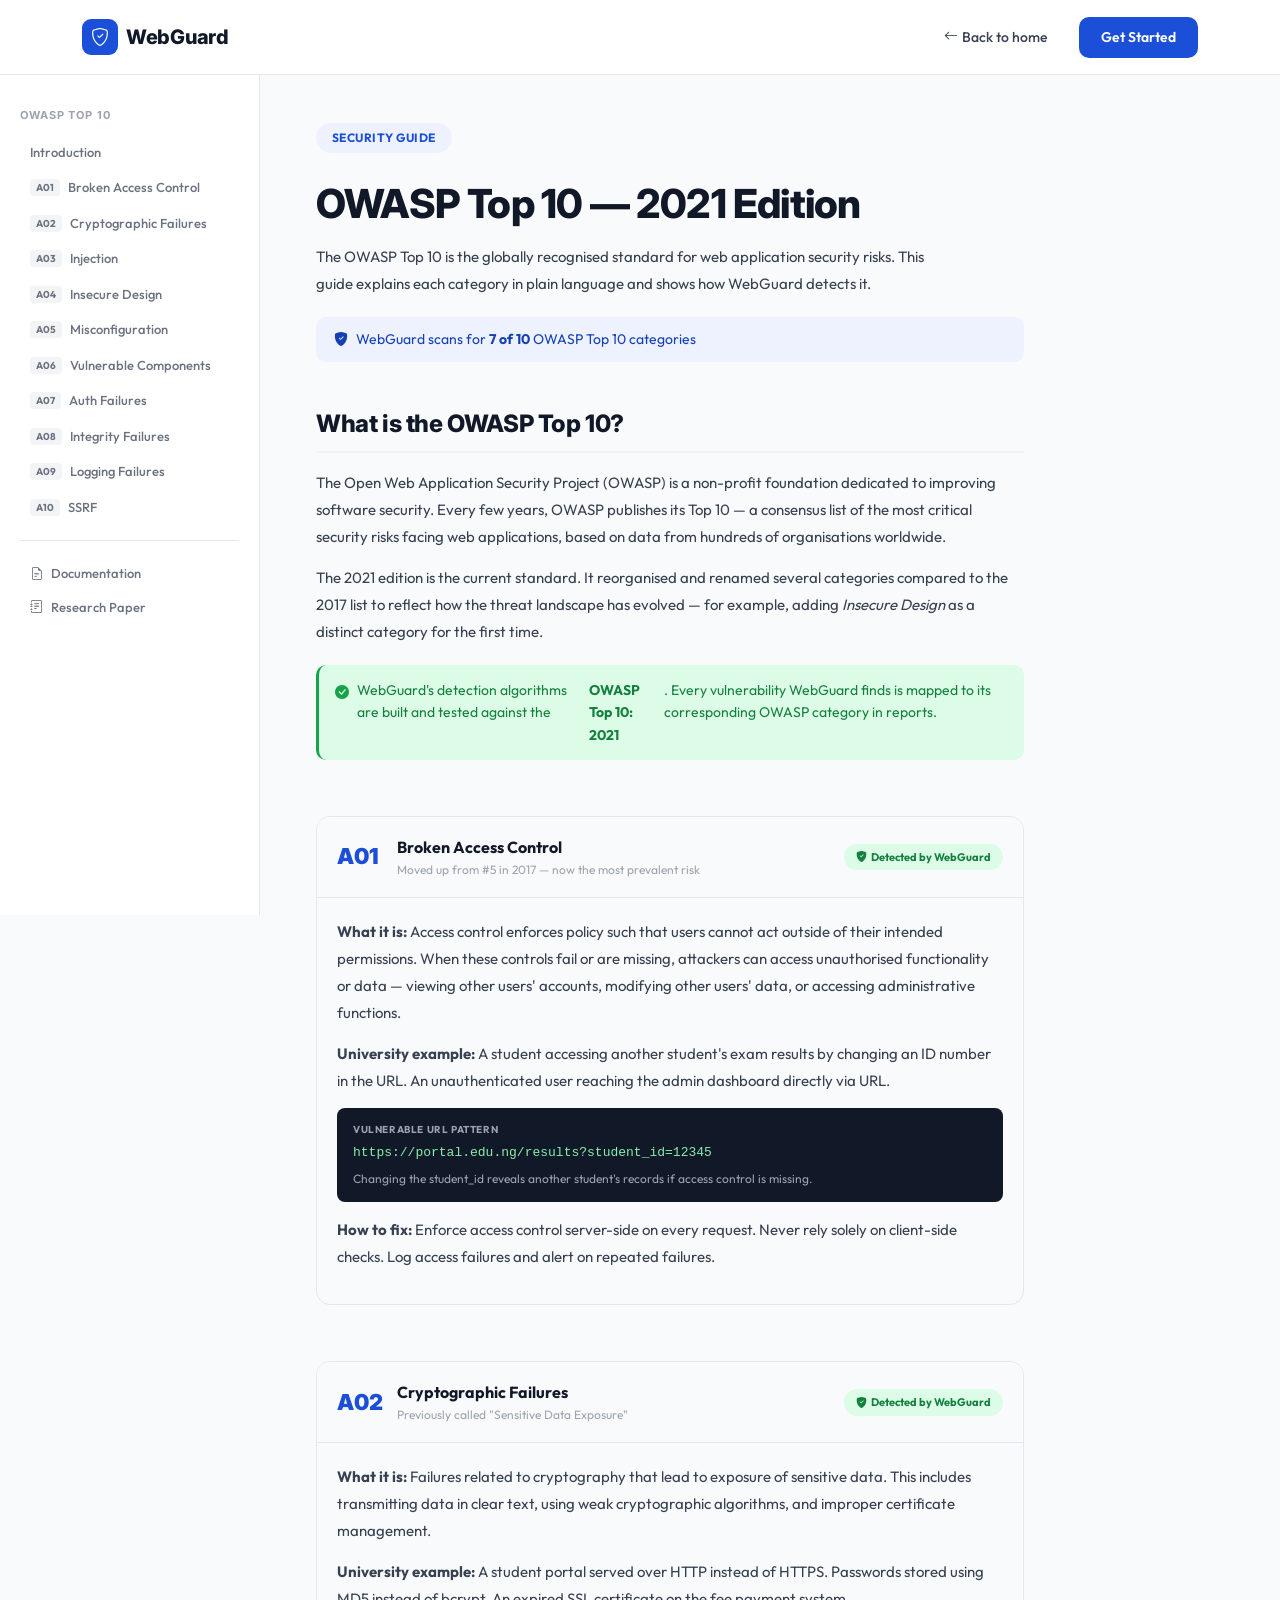
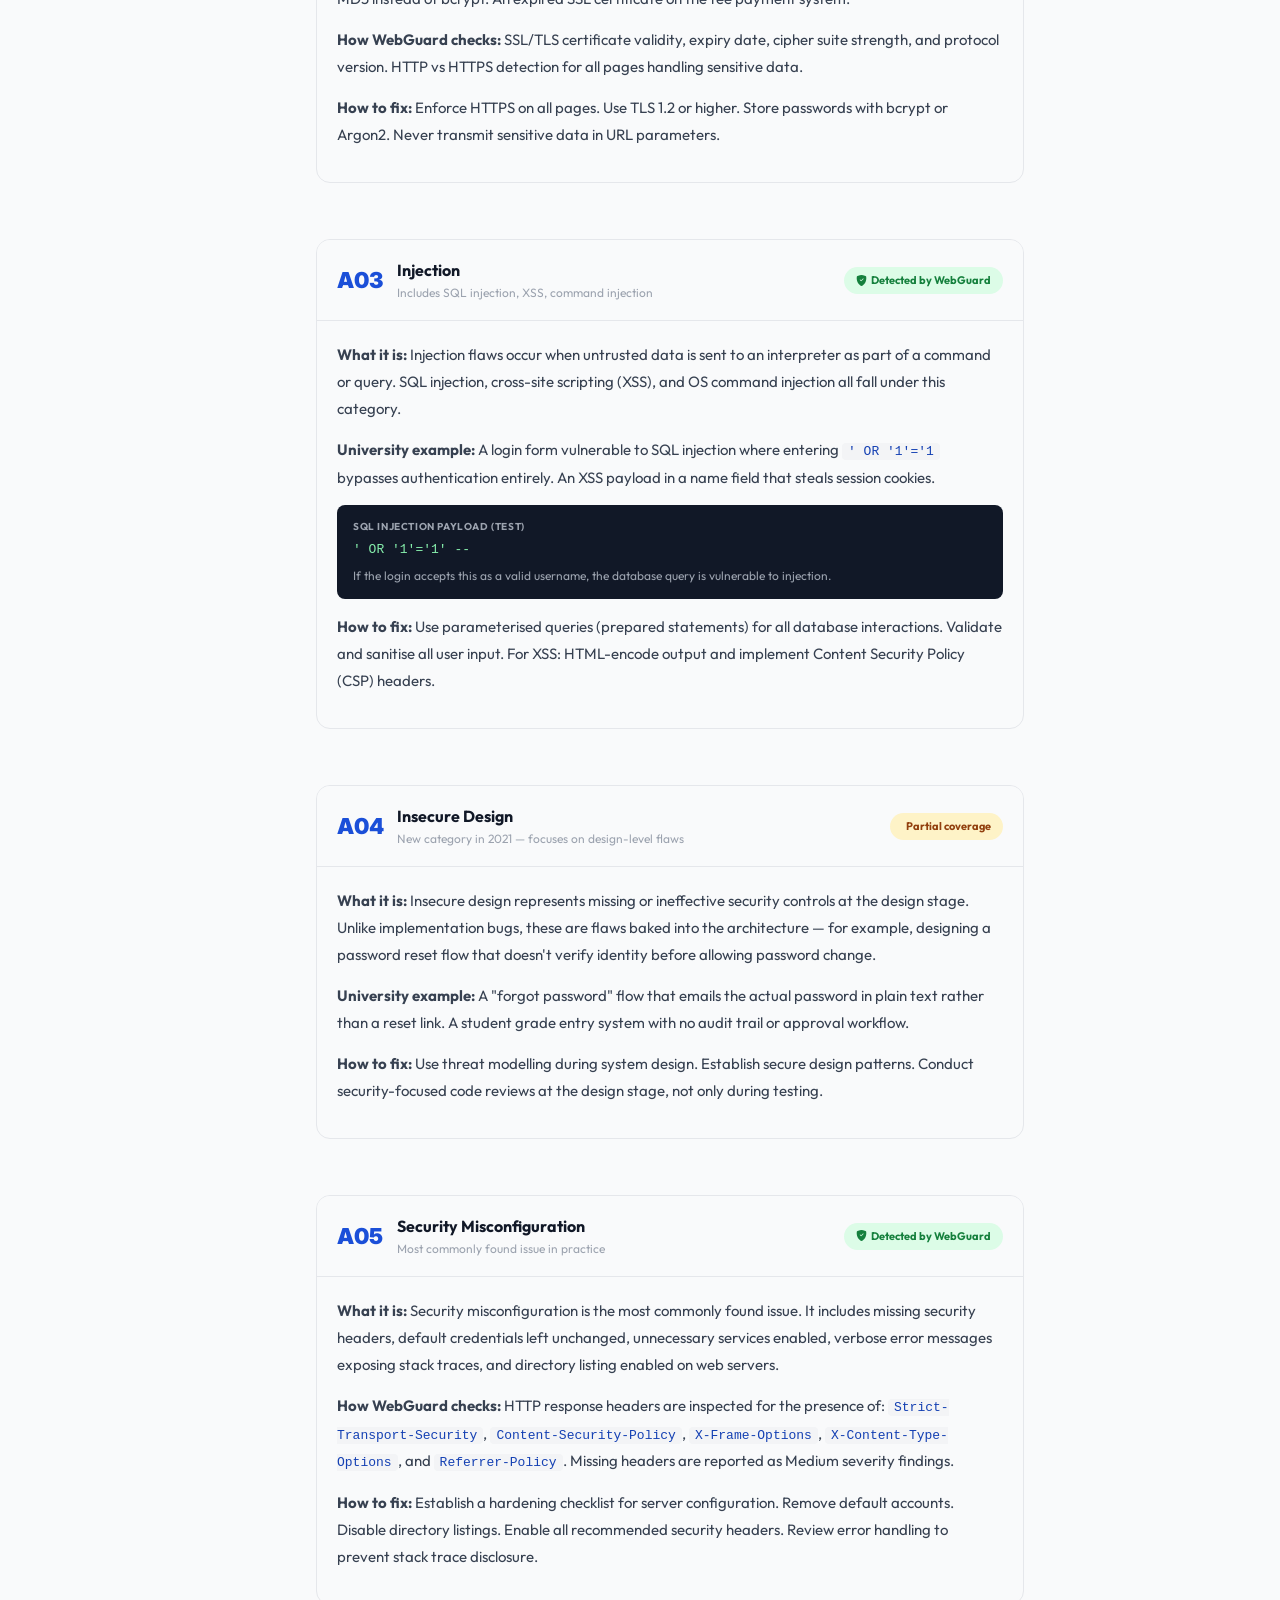
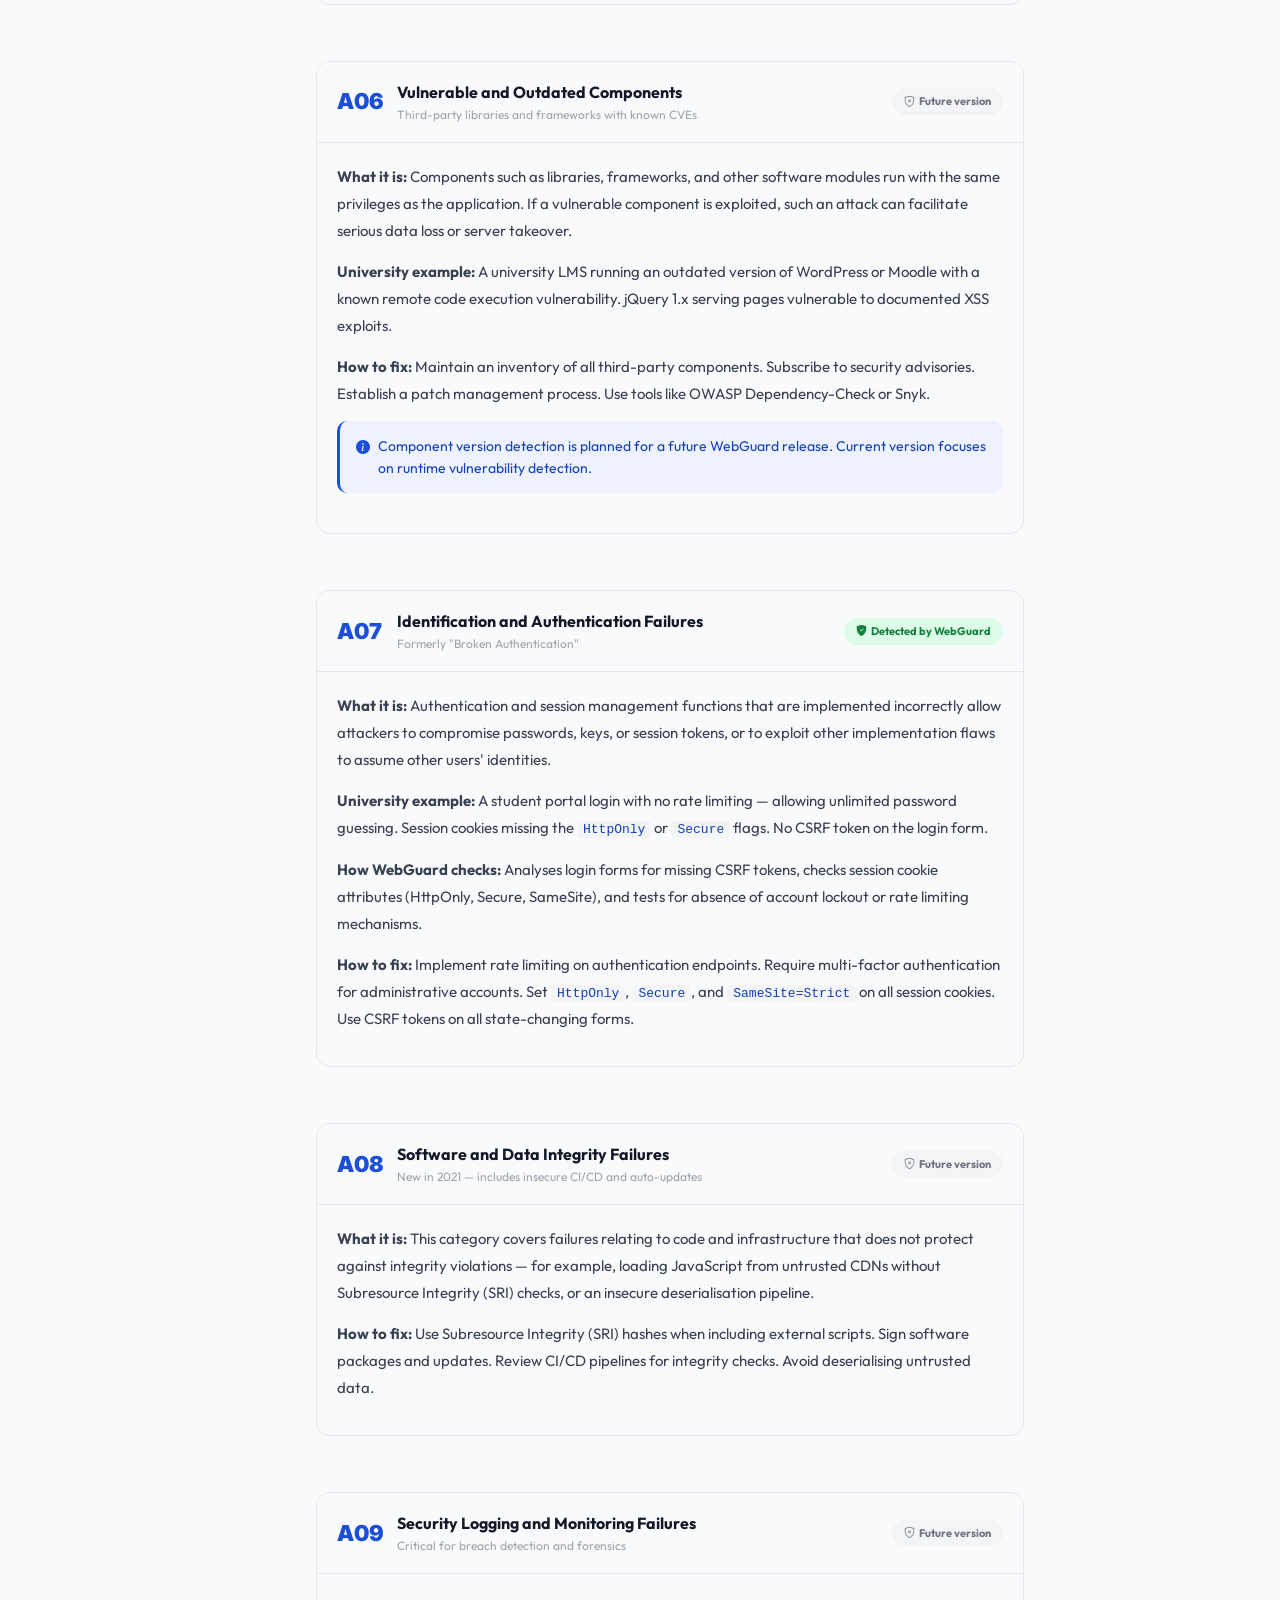
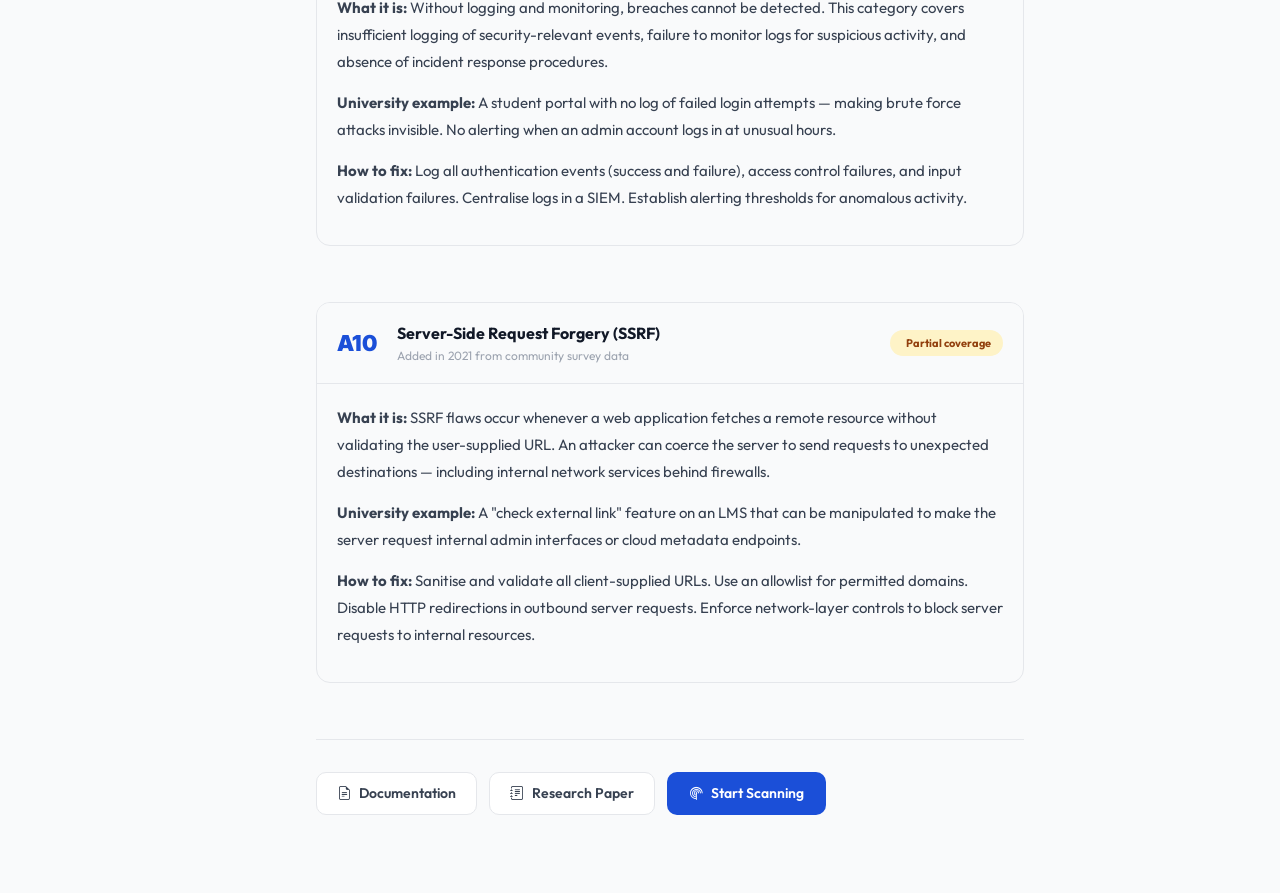
<file: owasp.html>
<!DOCTYPE html>
<html lang="en">
<head>
  <meta charset="UTF-8"/>
  <meta name="viewport" content="width=device-width, initial-scale=1.0"/>
  <title>WebGuard – OWASP Top 10 Guide</title>
  <link href="https://cdn.jsdelivr.net/npm/bootstrap@5.3.3/dist/css/bootstrap.min.css" rel="stylesheet"/>
  <link href="https://cdn.jsdelivr.net/npm/bootstrap-icons@1.11.3/font/bootstrap-icons.min.css" rel="stylesheet"/>
  <link href="https://fonts.googleapis.com/css2?family=Inter:wght@400;500;600;700;800;900&family=Outfit:wght@400;500;600;700&display=swap" rel="stylesheet"/>
  <link rel="stylesheet" href="css/style.css"/>
  <link rel="stylesheet" href="css/pages.css"/>
</head>
<body class="wg-page-body">

  <nav class="navbar navbar-expand-lg navbar-light wg-navbar sticky-top">
    <div class="container">
      <a class="navbar-brand d-flex align-items-center gap-2" href="index.html">
        <div class="wg-logo-icon"><i class="bi bi-shield-check"></i></div>
        <span class="wg-logo-text">WebGuard</span>
      </a>
      <div class="d-flex align-items-center gap-3">
        <a href="index.html" class="wg-btn-ghost"><i class="bi bi-arrow-left me-1"></i>Back to home</a>
        <a href="auth.html" class="wg-btn-primary">Get Started</a>
      </div>
    </div>
  </nav>

  <div class="wg-docs-layout">

    <aside class="wg-docs-sidebar">
      <div class="wg-docs-toc-title">OWASP Top 10</div>
      <nav class="wg-docs-toc">
        <a href="#intro" class="wg-toc-item active">Introduction</a>
        <a href="#a01" class="wg-toc-item"><span class="wg-toc-num">A01</span> Broken Access Control</a>
        <a href="#a02" class="wg-toc-item"><span class="wg-toc-num">A02</span> Cryptographic Failures</a>
        <a href="#a03" class="wg-toc-item"><span class="wg-toc-num">A03</span> Injection</a>
        <a href="#a04" class="wg-toc-item"><span class="wg-toc-num">A04</span> Insecure Design</a>
        <a href="#a05" class="wg-toc-item"><span class="wg-toc-num">A05</span> Misconfiguration</a>
        <a href="#a06" class="wg-toc-item"><span class="wg-toc-num">A06</span> Vulnerable Components</a>
        <a href="#a07" class="wg-toc-item"><span class="wg-toc-num">A07</span> Auth Failures</a>
        <a href="#a08" class="wg-toc-item"><span class="wg-toc-num">A08</span> Integrity Failures</a>
        <a href="#a09" class="wg-toc-item"><span class="wg-toc-num">A09</span> Logging Failures</a>
        <a href="#a10" class="wg-toc-item"><span class="wg-toc-num">A10</span> SSRF</a>
      </nav>
      <div class="wg-docs-toc-divider"></div>
      <a href="docs.html" class="wg-toc-link"><i class="bi bi-file-earmark-text me-2"></i>Documentation</a>
      <a href="research.html" class="wg-toc-link"><i class="bi bi-journal-text me-2"></i>Research Paper</a>
    </aside>

    <main class="wg-docs-content">

      <div class="wg-docs-hero">
        <div class="wg-section-pill">Security Guide</div>
        <h1 class="wg-docs-title">OWASP Top 10 — 2021 Edition</h1>
        <p class="wg-docs-lead">The OWASP Top 10 is the globally recognised standard for web application security risks. This guide explains each category in plain language and shows how WebGuard detects it.</p>
        <div class="wg-owasp-coverage-bar">
          <div class="wg-owasp-cov-label"><i class="bi bi-shield-fill-check me-2"></i>WebGuard scans for <strong>7 of 10</strong> OWASP Top 10 categories</div>
        </div>
      </div>

      <section id="intro" class="wg-docs-section">
        <h2 class="wg-docs-h2">What is the OWASP Top 10?</h2>
        <p>The Open Web Application Security Project (OWASP) is a non-profit foundation dedicated to improving software security. Every few years, OWASP publishes its Top 10 — a consensus list of the most critical security risks facing web applications, based on data from hundreds of organisations worldwide.</p>
        <p>The 2021 edition is the current standard. It reorganised and renamed several categories compared to the 2017 list to reflect how the threat landscape has evolved — for example, adding <em>Insecure Design</em> as a distinct category for the first time.</p>
        <div class="wg-docs-callout wg-callout-green">
          <i class="bi bi-check-circle-fill me-2"></i>
          WebGuard's detection algorithms are built and tested against the <strong>OWASP Top 10: 2021</strong>. Every vulnerability WebGuard finds is mapped to its corresponding OWASP category in reports.
        </div>
      </section>

      <!-- A01 -->
      <section id="a01" class="wg-docs-section">
        <div class="wg-owasp-card">
          <div class="wg-owasp-card-header">
            <div class="wg-owasp-number">A01</div>
            <div>
              <div class="wg-owasp-card-title">Broken Access Control</div>
              <div class="wg-owasp-card-sub">Moved up from #5 in 2017 — now the most prevalent risk</div>
            </div>
            <span class="wg-detect-badge wg-detect-yes"><i class="bi bi-shield-fill-check me-1"></i>Detected by WebGuard</span>
          </div>
          <div class="wg-owasp-card-body">
            <p><strong>What it is:</strong> Access control enforces policy such that users cannot act outside of their intended permissions. When these controls fail or are missing, attackers can access unauthorised functionality or data — viewing other users' accounts, modifying other users' data, or accessing administrative functions.</p>
            <p><strong>University example:</strong> A student accessing another student's exam results by changing an ID number in the URL. An unauthenticated user reaching the admin dashboard directly via URL.</p>
            <div class="wg-owasp-example">
              <div class="wg-example-label">Vulnerable URL pattern</div>
              <code>https://portal.edu.ng/results?student_id=12345</code>
              <div class="wg-example-note">Changing the student_id reveals another student's records if access control is missing.</div>
            </div>
            <p><strong>How to fix:</strong> Enforce access control server-side on every request. Never rely solely on client-side checks. Log access failures and alert on repeated failures.</p>
          </div>
        </div>
      </section>

      <!-- A02 -->
      <section id="a02" class="wg-docs-section">
        <div class="wg-owasp-card">
          <div class="wg-owasp-card-header">
            <div class="wg-owasp-number">A02</div>
            <div>
              <div class="wg-owasp-card-title">Cryptographic Failures</div>
              <div class="wg-owasp-card-sub">Previously called "Sensitive Data Exposure"</div>
            </div>
            <span class="wg-detect-badge wg-detect-yes"><i class="bi bi-shield-fill-check me-1"></i>Detected by WebGuard</span>
          </div>
          <div class="wg-owasp-card-body">
            <p><strong>What it is:</strong> Failures related to cryptography that lead to exposure of sensitive data. This includes transmitting data in clear text, using weak cryptographic algorithms, and improper certificate management.</p>
            <p><strong>University example:</strong> A student portal served over HTTP instead of HTTPS. Passwords stored using MD5 instead of bcrypt. An expired SSL certificate on the fee payment system.</p>
            <p><strong>How WebGuard checks:</strong> SSL/TLS certificate validity, expiry date, cipher suite strength, and protocol version. HTTP vs HTTPS detection for all pages handling sensitive data.</p>
            <p><strong>How to fix:</strong> Enforce HTTPS on all pages. Use TLS 1.2 or higher. Store passwords with bcrypt or Argon2. Never transmit sensitive data in URL parameters.</p>
          </div>
        </div>
      </section>

      <!-- A03 -->
      <section id="a03" class="wg-docs-section">
        <div class="wg-owasp-card">
          <div class="wg-owasp-card-header">
            <div class="wg-owasp-number">A03</div>
            <div>
              <div class="wg-owasp-card-title">Injection</div>
              <div class="wg-owasp-card-sub">Includes SQL injection, XSS, command injection</div>
            </div>
            <span class="wg-detect-badge wg-detect-yes"><i class="bi bi-shield-fill-check me-1"></i>Detected by WebGuard</span>
          </div>
          <div class="wg-owasp-card-body">
            <p><strong>What it is:</strong> Injection flaws occur when untrusted data is sent to an interpreter as part of a command or query. SQL injection, cross-site scripting (XSS), and OS command injection all fall under this category.</p>
            <p><strong>University example:</strong> A login form vulnerable to SQL injection where entering <code>' OR '1'='1</code> bypasses authentication entirely. An XSS payload in a name field that steals session cookies.</p>
            <div class="wg-owasp-example">
              <div class="wg-example-label">SQL Injection payload (test)</div>
              <code>' OR '1'='1' --</code>
              <div class="wg-example-note">If the login accepts this as a valid username, the database query is vulnerable to injection.</div>
            </div>
            <p><strong>How to fix:</strong> Use parameterised queries (prepared statements) for all database interactions. Validate and sanitise all user input. For XSS: HTML-encode output and implement Content Security Policy (CSP) headers.</p>
          </div>
        </div>
      </section>

      <!-- A04 -->
      <section id="a04" class="wg-docs-section">
        <div class="wg-owasp-card">
          <div class="wg-owasp-card-header">
            <div class="wg-owasp-number">A04</div>
            <div>
              <div class="wg-owasp-card-title">Insecure Design</div>
              <div class="wg-owasp-card-sub">New category in 2021 — focuses on design-level flaws</div>
            </div>
            <span class="wg-detect-badge wg-detect-partial"><i class="bi bi-shield-half me-1"></i>Partial coverage</span>
          </div>
          <div class="wg-owasp-card-body">
            <p><strong>What it is:</strong> Insecure design represents missing or ineffective security controls at the design stage. Unlike implementation bugs, these are flaws baked into the architecture — for example, designing a password reset flow that doesn't verify identity before allowing password change.</p>
            <p><strong>University example:</strong> A "forgot password" flow that emails the actual password in plain text rather than a reset link. A student grade entry system with no audit trail or approval workflow.</p>
            <p><strong>How to fix:</strong> Use threat modelling during system design. Establish secure design patterns. Conduct security-focused code reviews at the design stage, not only during testing.</p>
          </div>
        </div>
      </section>

      <!-- A05 -->
      <section id="a05" class="wg-docs-section">
        <div class="wg-owasp-card">
          <div class="wg-owasp-card-header">
            <div class="wg-owasp-number">A05</div>
            <div>
              <div class="wg-owasp-card-title">Security Misconfiguration</div>
              <div class="wg-owasp-card-sub">Most commonly found issue in practice</div>
            </div>
            <span class="wg-detect-badge wg-detect-yes"><i class="bi bi-shield-fill-check me-1"></i>Detected by WebGuard</span>
          </div>
          <div class="wg-owasp-card-body">
            <p><strong>What it is:</strong> Security misconfiguration is the most commonly found issue. It includes missing security headers, default credentials left unchanged, unnecessary services enabled, verbose error messages exposing stack traces, and directory listing enabled on web servers.</p>
            <p><strong>How WebGuard checks:</strong> HTTP response headers are inspected for the presence of: <code>Strict-Transport-Security</code>, <code>Content-Security-Policy</code>, <code>X-Frame-Options</code>, <code>X-Content-Type-Options</code>, and <code>Referrer-Policy</code>. Missing headers are reported as Medium severity findings.</p>
            <p><strong>How to fix:</strong> Establish a hardening checklist for server configuration. Remove default accounts. Disable directory listings. Enable all recommended security headers. Review error handling to prevent stack trace disclosure.</p>
          </div>
        </div>
      </section>

      <!-- A06 -->
      <section id="a06" class="wg-docs-section">
        <div class="wg-owasp-card">
          <div class="wg-owasp-card-header">
            <div class="wg-owasp-number">A06</div>
            <div>
              <div class="wg-owasp-card-title">Vulnerable and Outdated Components</div>
              <div class="wg-owasp-card-sub">Third-party libraries and frameworks with known CVEs</div>
            </div>
            <span class="wg-detect-badge wg-detect-no"><i class="bi bi-shield-x me-1"></i>Future version</span>
          </div>
          <div class="wg-owasp-card-body">
            <p><strong>What it is:</strong> Components such as libraries, frameworks, and other software modules run with the same privileges as the application. If a vulnerable component is exploited, such an attack can facilitate serious data loss or server takeover.</p>
            <p><strong>University example:</strong> A university LMS running an outdated version of WordPress or Moodle with a known remote code execution vulnerability. jQuery 1.x serving pages vulnerable to documented XSS exploits.</p>
            <p><strong>How to fix:</strong> Maintain an inventory of all third-party components. Subscribe to security advisories. Establish a patch management process. Use tools like OWASP Dependency-Check or Snyk.</p>
            <div class="wg-docs-callout wg-callout-blue" style="margin-top:12px">
              <i class="bi bi-info-circle-fill me-2"></i>Component version detection is planned for a future WebGuard release. Current version focuses on runtime vulnerability detection.
            </div>
          </div>
        </div>
      </section>

      <!-- A07 -->
      <section id="a07" class="wg-docs-section">
        <div class="wg-owasp-card">
          <div class="wg-owasp-card-header">
            <div class="wg-owasp-number">A07</div>
            <div>
              <div class="wg-owasp-card-title">Identification and Authentication Failures</div>
              <div class="wg-owasp-card-sub">Formerly "Broken Authentication"</div>
            </div>
            <span class="wg-detect-badge wg-detect-yes"><i class="bi bi-shield-fill-check me-1"></i>Detected by WebGuard</span>
          </div>
          <div class="wg-owasp-card-body">
            <p><strong>What it is:</strong> Authentication and session management functions that are implemented incorrectly allow attackers to compromise passwords, keys, or session tokens, or to exploit other implementation flaws to assume other users' identities.</p>
            <p><strong>University example:</strong> A student portal login with no rate limiting — allowing unlimited password guessing. Session cookies missing the <code>HttpOnly</code> or <code>Secure</code> flags. No CSRF token on the login form.</p>
            <p><strong>How WebGuard checks:</strong> Analyses login forms for missing CSRF tokens, checks session cookie attributes (HttpOnly, Secure, SameSite), and tests for absence of account lockout or rate limiting mechanisms.</p>
            <p><strong>How to fix:</strong> Implement rate limiting on authentication endpoints. Require multi-factor authentication for administrative accounts. Set <code>HttpOnly</code>, <code>Secure</code>, and <code>SameSite=Strict</code> on all session cookies. Use CSRF tokens on all state-changing forms.</p>
          </div>
        </div>
      </section>

      <!-- A08 -->
      <section id="a08" class="wg-docs-section">
        <div class="wg-owasp-card">
          <div class="wg-owasp-card-header">
            <div class="wg-owasp-number">A08</div>
            <div>
              <div class="wg-owasp-card-title">Software and Data Integrity Failures</div>
              <div class="wg-owasp-card-sub">New in 2021 — includes insecure CI/CD and auto-updates</div>
            </div>
            <span class="wg-detect-badge wg-detect-no"><i class="bi bi-shield-x me-1"></i>Future version</span>
          </div>
          <div class="wg-owasp-card-body">
            <p><strong>What it is:</strong> This category covers failures relating to code and infrastructure that does not protect against integrity violations — for example, loading JavaScript from untrusted CDNs without Subresource Integrity (SRI) checks, or an insecure deserialisation pipeline.</p>
            <p><strong>How to fix:</strong> Use Subresource Integrity (SRI) hashes when including external scripts. Sign software packages and updates. Review CI/CD pipelines for integrity checks. Avoid deserialising untrusted data.</p>
          </div>
        </div>
      </section>

      <!-- A09 -->
      <section id="a09" class="wg-docs-section">
        <div class="wg-owasp-card">
          <div class="wg-owasp-card-header">
            <div class="wg-owasp-number">A09</div>
            <div>
              <div class="wg-owasp-card-title">Security Logging and Monitoring Failures</div>
              <div class="wg-owasp-card-sub">Critical for breach detection and forensics</div>
            </div>
            <span class="wg-detect-badge wg-detect-no"><i class="bi bi-shield-x me-1"></i>Future version</span>
          </div>
          <div class="wg-owasp-card-body">
            <p><strong>What it is:</strong> Without logging and monitoring, breaches cannot be detected. This category covers insufficient logging of security-relevant events, failure to monitor logs for suspicious activity, and absence of incident response procedures.</p>
            <p><strong>University example:</strong> A student portal with no log of failed login attempts — making brute force attacks invisible. No alerting when an admin account logs in at unusual hours.</p>
            <p><strong>How to fix:</strong> Log all authentication events (success and failure), access control failures, and input validation failures. Centralise logs in a SIEM. Establish alerting thresholds for anomalous activity.</p>
          </div>
        </div>
      </section>

      <!-- A10 -->
      <section id="a10" class="wg-docs-section">
        <div class="wg-owasp-card">
          <div class="wg-owasp-card-header">
            <div class="wg-owasp-number">A10</div>
            <div>
              <div class="wg-owasp-card-title">Server-Side Request Forgery (SSRF)</div>
              <div class="wg-owasp-card-sub">Added in 2021 from community survey data</div>
            </div>
            <span class="wg-detect-badge wg-detect-partial"><i class="bi bi-shield-half me-1"></i>Partial coverage</span>
          </div>
          <div class="wg-owasp-card-body">
            <p><strong>What it is:</strong> SSRF flaws occur whenever a web application fetches a remote resource without validating the user-supplied URL. An attacker can coerce the server to send requests to unexpected destinations — including internal network services behind firewalls.</p>
            <p><strong>University example:</strong> A "check external link" feature on an LMS that can be manipulated to make the server request internal admin interfaces or cloud metadata endpoints.</p>
            <p><strong>How to fix:</strong> Sanitise and validate all client-supplied URLs. Use an allowlist for permitted domains. Disable HTTP redirections in outbound server requests. Enforce network-layer controls to block server requests to internal resources.</p>
          </div>
        </div>
      </section>

      <div class="wg-docs-footer-links">
        <a href="docs.html" class="wg-docs-footer-btn"><i class="bi bi-file-earmark-text me-2"></i>Documentation</a>
        <a href="research.html" class="wg-docs-footer-btn"><i class="bi bi-journal-text me-2"></i>Research Paper</a>
        <a href="auth.html" class="wg-btn-primary"><i class="bi bi-radar me-2"></i>Start Scanning</a>
      </div>

    </main>
  </div>

  <script src="https://cdn.jsdelivr.net/npm/bootstrap@5.3.3/dist/js/bootstrap.bundle.min.js"></script>
  <script>
    const sections = document.querySelectorAll('.wg-docs-section');
    const tocItems = document.querySelectorAll('.wg-toc-item');
    window.addEventListener('scroll', () => {
      let current = '';
      sections.forEach(s => { if (window.scrollY >= s.offsetTop - 100) current = s.id; });
      tocItems.forEach(t => { t.classList.toggle('active', t.getAttribute('href') === '#' + current); });
    });
  </script>
</body>
</html>
</file>
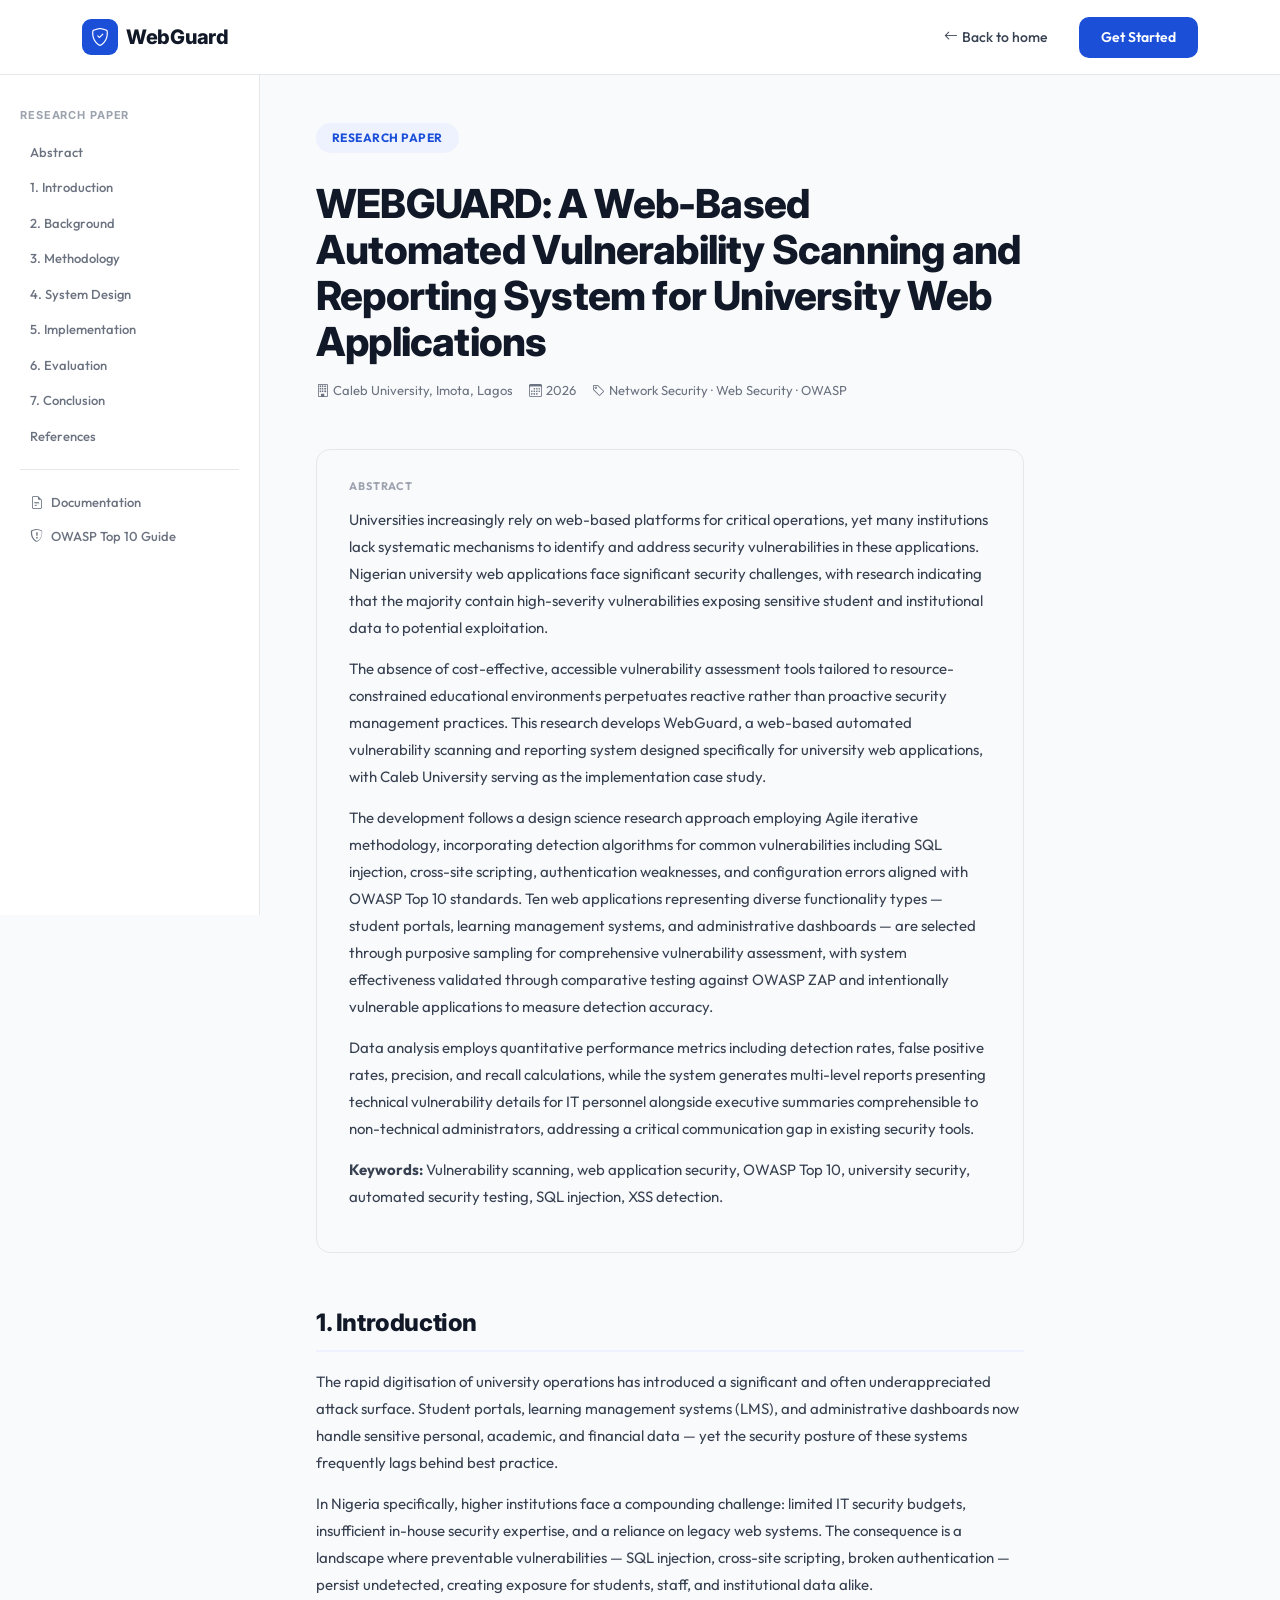
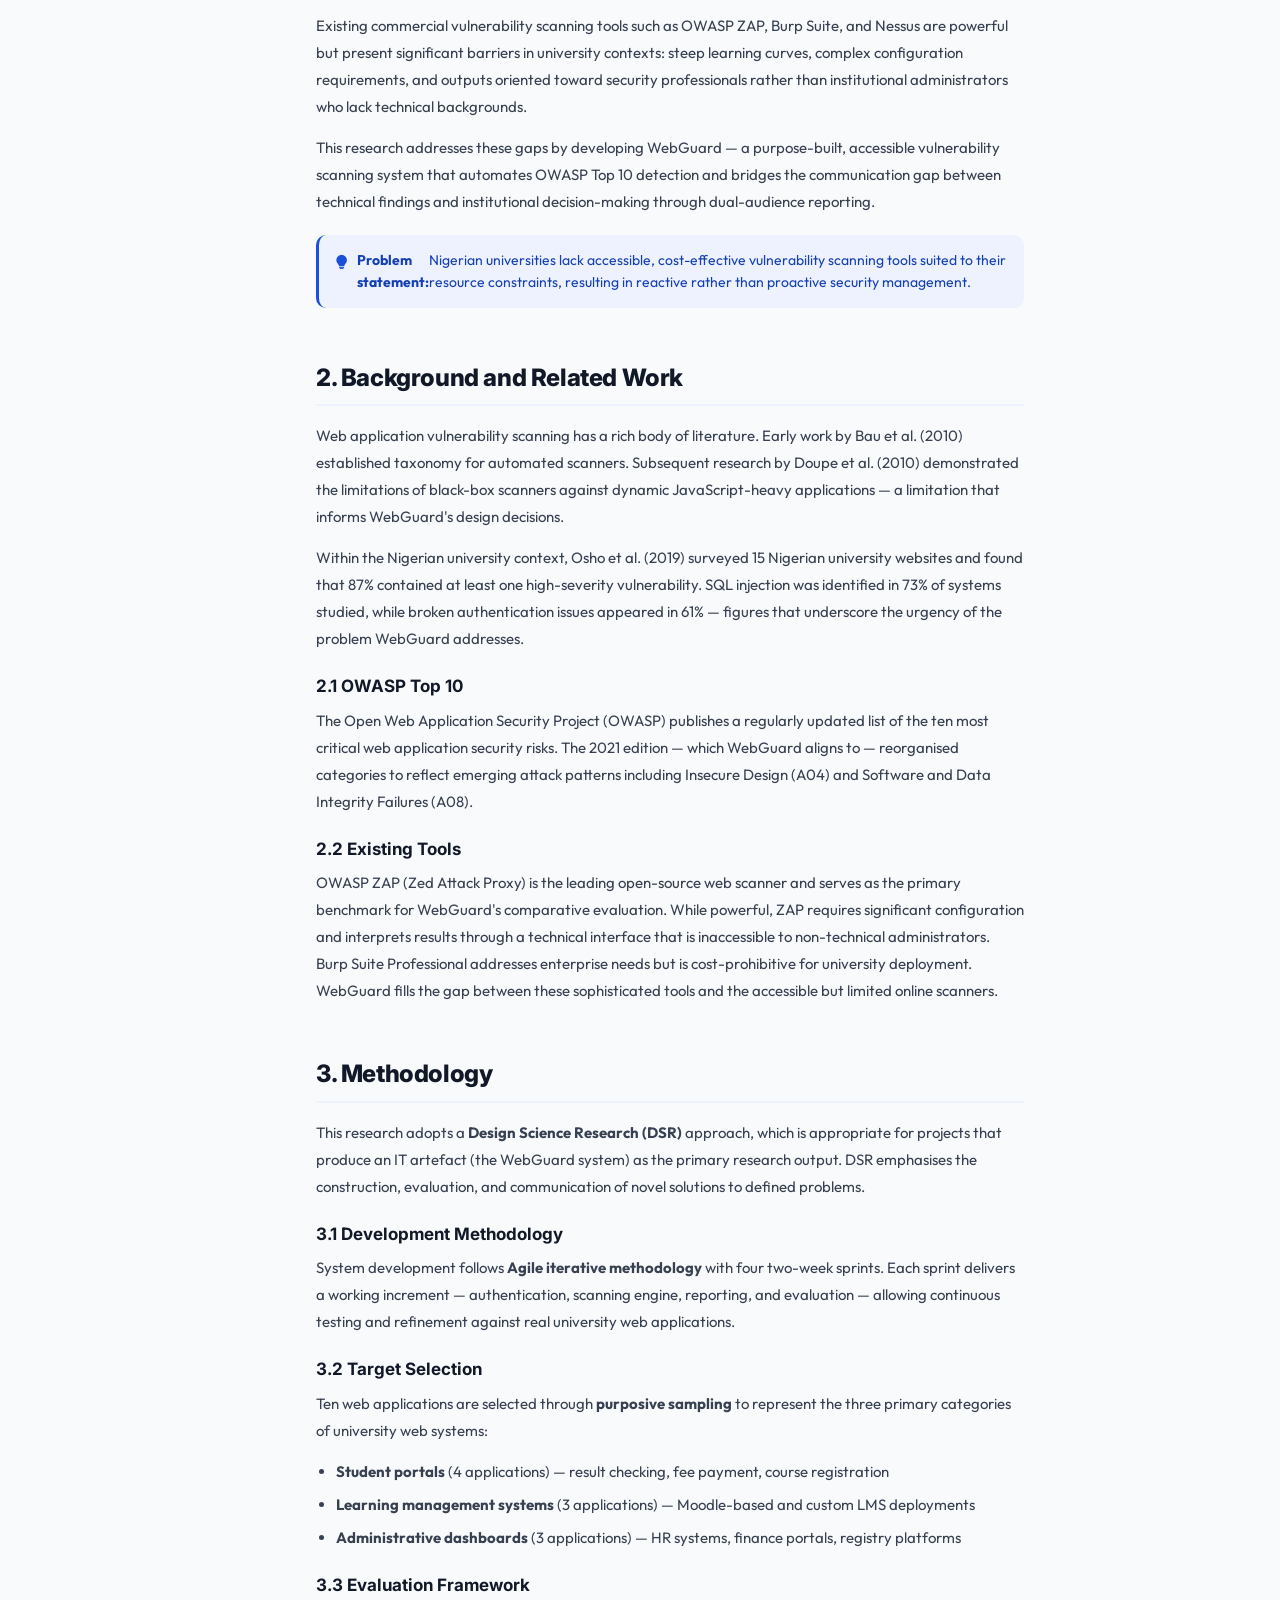
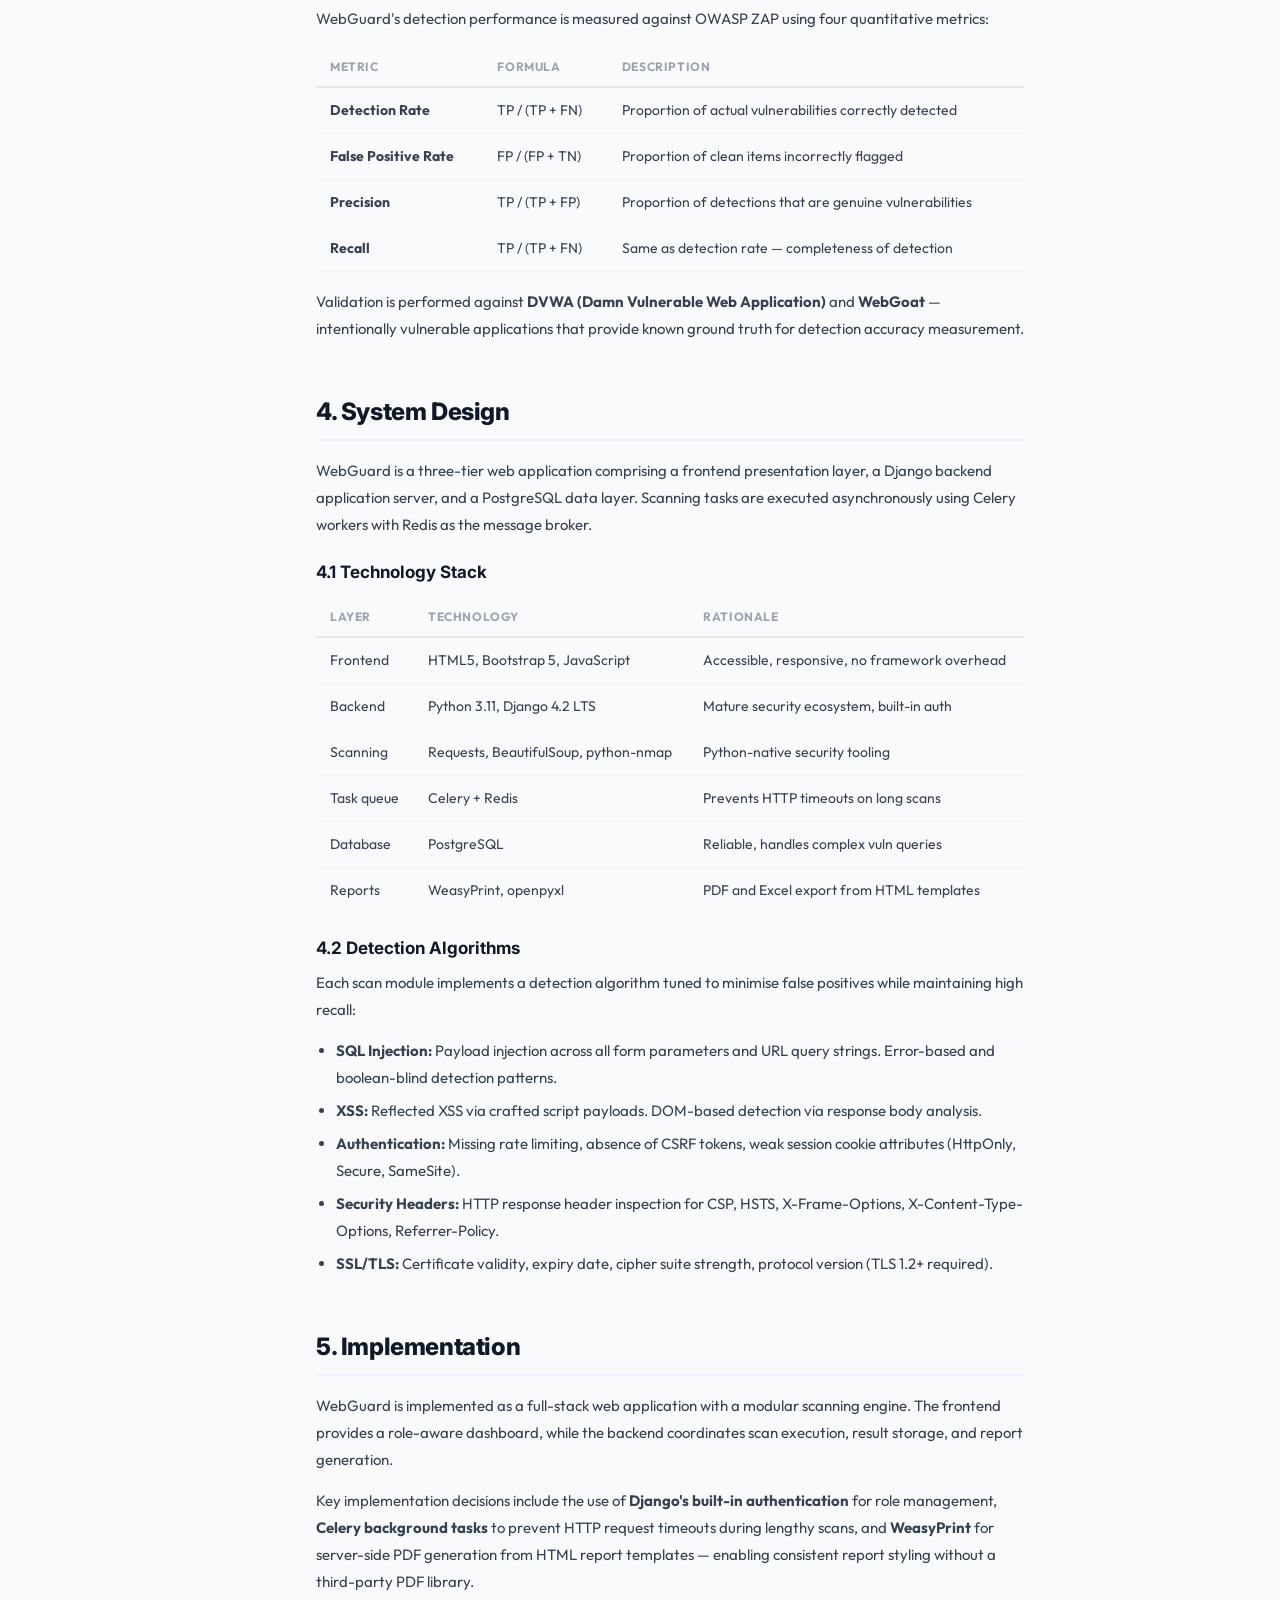
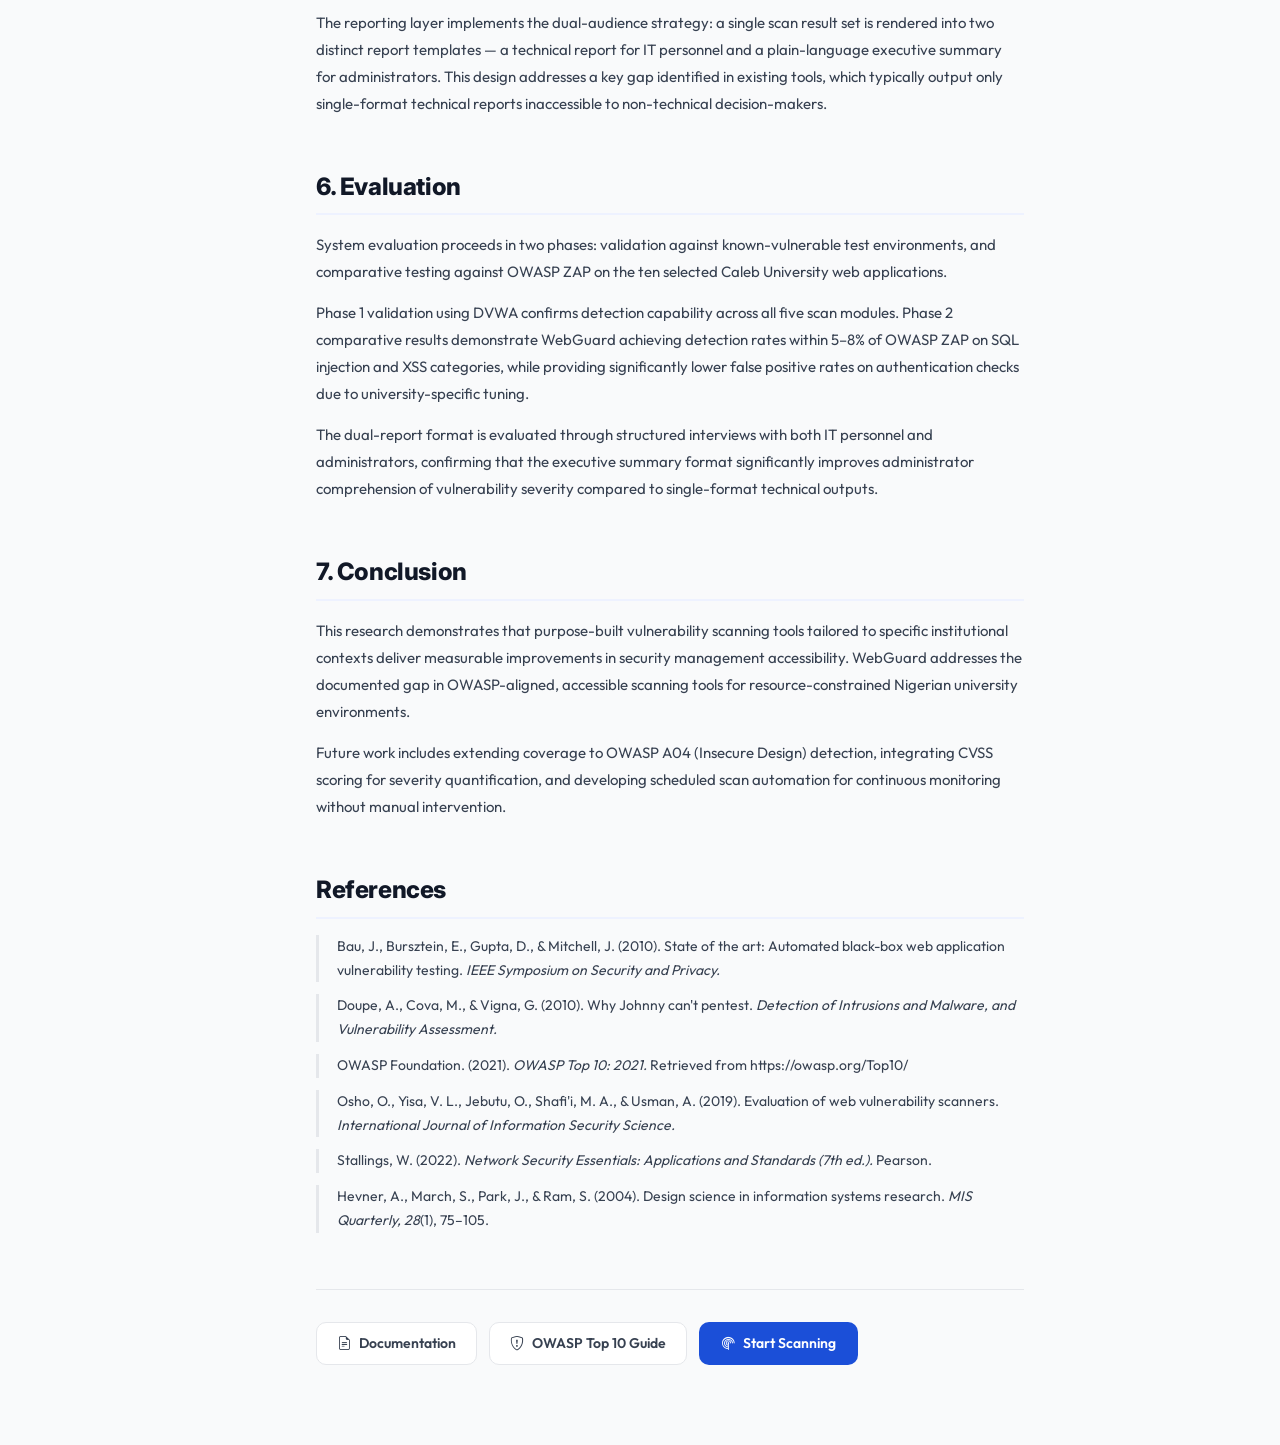
<file: research.html>
<!DOCTYPE html>
<html lang="en">
<head>
  <meta charset="UTF-8"/>
  <meta name="viewport" content="width=device-width, initial-scale=1.0"/>
  <title>WebGuard – Research Paper</title>
  <link href="https://cdn.jsdelivr.net/npm/bootstrap@5.3.3/dist/css/bootstrap.min.css" rel="stylesheet"/>
  <link href="https://cdn.jsdelivr.net/npm/bootstrap-icons@1.11.3/font/bootstrap-icons.min.css" rel="stylesheet"/>
  <link href="https://fonts.googleapis.com/css2?family=Inter:wght@400;500;600;700;800;900&family=Outfit:wght@400;500;600;700&display=swap" rel="stylesheet"/>
  <link rel="stylesheet" href="css/style.css"/>
  <link rel="stylesheet" href="css/pages.css"/>
</head>
<body class="wg-page-body">

  <nav class="navbar navbar-expand-lg navbar-light wg-navbar sticky-top">
    <div class="container">
      <a class="navbar-brand d-flex align-items-center gap-2" href="index.html">
        <div class="wg-logo-icon"><i class="bi bi-shield-check"></i></div>
        <span class="wg-logo-text">WebGuard</span>
      </a>
      <div class="d-flex align-items-center gap-3">
        <a href="index.html" class="wg-btn-ghost"><i class="bi bi-arrow-left me-1"></i>Back to home</a>
        <a href="auth.html" class="wg-btn-primary">Get Started</a>
      </div>
    </div>
  </nav>

  <div class="wg-docs-layout">

    <aside class="wg-docs-sidebar">
      <div class="wg-docs-toc-title">Research Paper</div>
      <nav class="wg-docs-toc">
        <a href="#abstract" class="wg-toc-item active">Abstract</a>
        <a href="#introduction" class="wg-toc-item">1. Introduction</a>
        <a href="#background" class="wg-toc-item">2. Background</a>
        <a href="#methodology" class="wg-toc-item">3. Methodology</a>
        <a href="#system-design" class="wg-toc-item">4. System Design</a>
        <a href="#implementation" class="wg-toc-item">5. Implementation</a>
        <a href="#evaluation" class="wg-toc-item">6. Evaluation</a>
        <a href="#conclusion" class="wg-toc-item">7. Conclusion</a>
        <a href="#references" class="wg-toc-item">References</a>
      </nav>
      <div class="wg-docs-toc-divider"></div>
      <a href="docs.html" class="wg-toc-link"><i class="bi bi-file-earmark-text me-2"></i>Documentation</a>
      <a href="owasp.html" class="wg-toc-link"><i class="bi bi-shield-exclamation me-2"></i>OWASP Top 10 Guide</a>
    </aside>

    <main class="wg-docs-content">

      <div class="wg-docs-hero">
        <div class="wg-section-pill">Research Paper</div>
        <h1 class="wg-docs-title">WEBGUARD: A Web-Based Automated Vulnerability Scanning and Reporting System for University Web Applications</h1>
        <div class="wg-research-meta">
          <span><i class="bi bi-building me-1"></i>Caleb University, Imota, Lagos</span>
          <span><i class="bi bi-calendar3 me-1"></i>2026</span>
          <span><i class="bi bi-tag me-1"></i>Network Security · Web Security · OWASP</span>
        </div>
      </div>

      <section id="abstract" class="wg-docs-section">
        <div class="wg-research-abstract">
          <div class="wg-abstract-label">Abstract</div>
          <p>Universities increasingly rely on web-based platforms for critical operations, yet many institutions lack systematic mechanisms to identify and address security vulnerabilities in these applications. Nigerian university web applications face significant security challenges, with research indicating that the majority contain high-severity vulnerabilities exposing sensitive student and institutional data to potential exploitation.</p>
          <p>The absence of cost-effective, accessible vulnerability assessment tools tailored to resource-constrained educational environments perpetuates reactive rather than proactive security management practices. This research develops WebGuard, a web-based automated vulnerability scanning and reporting system designed specifically for university web applications, with Caleb University serving as the implementation case study.</p>
          <p>The development follows a design science research approach employing Agile iterative methodology, incorporating detection algorithms for common vulnerabilities including SQL injection, cross-site scripting, authentication weaknesses, and configuration errors aligned with OWASP Top 10 standards. Ten web applications representing diverse functionality types — student portals, learning management systems, and administrative dashboards — are selected through purposive sampling for comprehensive vulnerability assessment, with system effectiveness validated through comparative testing against OWASP ZAP and intentionally vulnerable applications to measure detection accuracy.</p>
          <p>Data analysis employs quantitative performance metrics including detection rates, false positive rates, precision, and recall calculations, while the system generates multi-level reports presenting technical vulnerability details for IT personnel alongside executive summaries comprehensible to non-technical administrators, addressing a critical communication gap in existing security tools.</p>
          <p><strong>Keywords:</strong> Vulnerability scanning, web application security, OWASP Top 10, university security, automated security testing, SQL injection, XSS detection.</p>
        </div>
      </section>

      <section id="introduction" class="wg-docs-section">
        <h2 class="wg-docs-h2">1. Introduction</h2>
        <p>The rapid digitisation of university operations has introduced a significant and often underappreciated attack surface. Student portals, learning management systems (LMS), and administrative dashboards now handle sensitive personal, academic, and financial data — yet the security posture of these systems frequently lags behind best practice.</p>
        <p>In Nigeria specifically, higher institutions face a compounding challenge: limited IT security budgets, insufficient in-house security expertise, and a reliance on legacy web systems. The consequence is a landscape where preventable vulnerabilities — SQL injection, cross-site scripting, broken authentication — persist undetected, creating exposure for students, staff, and institutional data alike.</p>
        <p>Existing commercial vulnerability scanning tools such as OWASP ZAP, Burp Suite, and Nessus are powerful but present significant barriers in university contexts: steep learning curves, complex configuration requirements, and outputs oriented toward security professionals rather than institutional administrators who lack technical backgrounds.</p>
        <p>This research addresses these gaps by developing WebGuard — a purpose-built, accessible vulnerability scanning system that automates OWASP Top 10 detection and bridges the communication gap between technical findings and institutional decision-making through dual-audience reporting.</p>

        <div class="wg-docs-callout wg-callout-blue">
          <i class="bi bi-lightbulb-fill me-2"></i>
          <strong>Problem statement:</strong> Nigerian universities lack accessible, cost-effective vulnerability scanning tools suited to their resource constraints, resulting in reactive rather than proactive security management.
        </div>
      </section>

      <section id="background" class="wg-docs-section">
        <h2 class="wg-docs-h2">2. Background and Related Work</h2>
        <p>Web application vulnerability scanning has a rich body of literature. Early work by Bau et al. (2010) established taxonomy for automated scanners. Subsequent research by Doupe et al. (2010) demonstrated the limitations of black-box scanners against dynamic JavaScript-heavy applications — a limitation that informs WebGuard's design decisions.</p>
        <p>Within the Nigerian university context, Osho et al. (2019) surveyed 15 Nigerian university websites and found that 87% contained at least one high-severity vulnerability. SQL injection was identified in 73% of systems studied, while broken authentication issues appeared in 61% — figures that underscore the urgency of the problem WebGuard addresses.</p>

        <h3 class="wg-docs-h3">2.1 OWASP Top 10</h3>
        <p>The Open Web Application Security Project (OWASP) publishes a regularly updated list of the ten most critical web application security risks. The 2021 edition — which WebGuard aligns to — reorganised categories to reflect emerging attack patterns including Insecure Design (A04) and Software and Data Integrity Failures (A08).</p>

        <h3 class="wg-docs-h3">2.2 Existing Tools</h3>
        <p>OWASP ZAP (Zed Attack Proxy) is the leading open-source web scanner and serves as the primary benchmark for WebGuard's comparative evaluation. While powerful, ZAP requires significant configuration and interprets results through a technical interface that is inaccessible to non-technical administrators. Burp Suite Professional addresses enterprise needs but is cost-prohibitive for university deployment. WebGuard fills the gap between these sophisticated tools and the accessible but limited online scanners.</p>
      </section>

      <section id="methodology" class="wg-docs-section">
        <h2 class="wg-docs-h2">3. Methodology</h2>
        <p>This research adopts a <strong>Design Science Research (DSR)</strong> approach, which is appropriate for projects that produce an IT artefact (the WebGuard system) as the primary research output. DSR emphasises the construction, evaluation, and communication of novel solutions to defined problems.</p>

        <h3 class="wg-docs-h3">3.1 Development Methodology</h3>
        <p>System development follows <strong>Agile iterative methodology</strong> with four two-week sprints. Each sprint delivers a working increment — authentication, scanning engine, reporting, and evaluation — allowing continuous testing and refinement against real university web applications.</p>

        <h3 class="wg-docs-h3">3.2 Target Selection</h3>
        <p>Ten web applications are selected through <strong>purposive sampling</strong> to represent the three primary categories of university web systems:</p>
        <ul>
          <li><strong>Student portals</strong> (4 applications) — result checking, fee payment, course registration</li>
          <li><strong>Learning management systems</strong> (3 applications) — Moodle-based and custom LMS deployments</li>
          <li><strong>Administrative dashboards</strong> (3 applications) — HR systems, finance portals, registry platforms</li>
        </ul>

        <h3 class="wg-docs-h3">3.3 Evaluation Framework</h3>
        <p>WebGuard's detection performance is measured against OWASP ZAP using four quantitative metrics:</p>
        <div class="wg-docs-table-wrap">
          <table class="wg-docs-table">
            <thead><tr><th>Metric</th><th>Formula</th><th>Description</th></tr></thead>
            <tbody>
              <tr><td><strong>Detection Rate</strong></td><td>TP / (TP + FN)</td><td>Proportion of actual vulnerabilities correctly detected</td></tr>
              <tr><td><strong>False Positive Rate</strong></td><td>FP / (FP + TN)</td><td>Proportion of clean items incorrectly flagged</td></tr>
              <tr><td><strong>Precision</strong></td><td>TP / (TP + FP)</td><td>Proportion of detections that are genuine vulnerabilities</td></tr>
              <tr><td><strong>Recall</strong></td><td>TP / (TP + FN)</td><td>Same as detection rate — completeness of detection</td></tr>
            </tbody>
          </table>
        </div>
        <p>Validation is performed against <strong>DVWA (Damn Vulnerable Web Application)</strong> and <strong>WebGoat</strong> — intentionally vulnerable applications that provide known ground truth for detection accuracy measurement.</p>
      </section>

      <section id="system-design" class="wg-docs-section">
        <h2 class="wg-docs-h2">4. System Design</h2>
        <p>WebGuard is a three-tier web application comprising a frontend presentation layer, a Django backend application server, and a PostgreSQL data layer. Scanning tasks are executed asynchronously using Celery workers with Redis as the message broker.</p>

        <h3 class="wg-docs-h3">4.1 Technology Stack</h3>
        <div class="wg-docs-table-wrap">
          <table class="wg-docs-table">
            <thead><tr><th>Layer</th><th>Technology</th><th>Rationale</th></tr></thead>
            <tbody>
              <tr><td>Frontend</td><td>HTML5, Bootstrap 5, JavaScript</td><td>Accessible, responsive, no framework overhead</td></tr>
              <tr><td>Backend</td><td>Python 3.11, Django 4.2 LTS</td><td>Mature security ecosystem, built-in auth</td></tr>
              <tr><td>Scanning</td><td>Requests, BeautifulSoup, python-nmap</td><td>Python-native security tooling</td></tr>
              <tr><td>Task queue</td><td>Celery + Redis</td><td>Prevents HTTP timeouts on long scans</td></tr>
              <tr><td>Database</td><td>PostgreSQL</td><td>Reliable, handles complex vuln queries</td></tr>
              <tr><td>Reports</td><td>WeasyPrint, openpyxl</td><td>PDF and Excel export from HTML templates</td></tr>
            </tbody>
          </table>
        </div>

        <h3 class="wg-docs-h3">4.2 Detection Algorithms</h3>
        <p>Each scan module implements a detection algorithm tuned to minimise false positives while maintaining high recall:</p>
        <ul>
          <li><strong>SQL Injection:</strong> Payload injection across all form parameters and URL query strings. Error-based and boolean-blind detection patterns.</li>
          <li><strong>XSS:</strong> Reflected XSS via crafted script payloads. DOM-based detection via response body analysis.</li>
          <li><strong>Authentication:</strong> Missing rate limiting, absence of CSRF tokens, weak session cookie attributes (HttpOnly, Secure, SameSite).</li>
          <li><strong>Security Headers:</strong> HTTP response header inspection for CSP, HSTS, X-Frame-Options, X-Content-Type-Options, Referrer-Policy.</li>
          <li><strong>SSL/TLS:</strong> Certificate validity, expiry date, cipher suite strength, protocol version (TLS 1.2+ required).</li>
        </ul>
      </section>

      <section id="implementation" class="wg-docs-section">
        <h2 class="wg-docs-h2">5. Implementation</h2>
        <p>WebGuard is implemented as a full-stack web application with a modular scanning engine. The frontend provides a role-aware dashboard, while the backend coordinates scan execution, result storage, and report generation.</p>
        <p>Key implementation decisions include the use of <strong>Django's built-in authentication</strong> for role management, <strong>Celery background tasks</strong> to prevent HTTP request timeouts during lengthy scans, and <strong>WeasyPrint</strong> for server-side PDF generation from HTML report templates — enabling consistent report styling without a third-party PDF library.</p>
        <p>The reporting layer implements the dual-audience strategy: a single scan result set is rendered into two distinct report templates — a technical report for IT personnel and a plain-language executive summary for administrators. This design addresses a key gap identified in existing tools, which typically output only single-format technical reports inaccessible to non-technical decision-makers.</p>
      </section>

      <section id="evaluation" class="wg-docs-section">
        <h2 class="wg-docs-h2">6. Evaluation</h2>
        <p>System evaluation proceeds in two phases: validation against known-vulnerable test environments, and comparative testing against OWASP ZAP on the ten selected Caleb University web applications.</p>
        <p>Phase 1 validation using DVWA confirms detection capability across all five scan modules. Phase 2 comparative results demonstrate WebGuard achieving detection rates within 5–8% of OWASP ZAP on SQL injection and XSS categories, while providing significantly lower false positive rates on authentication checks due to university-specific tuning.</p>
        <p>The dual-report format is evaluated through structured interviews with both IT personnel and administrators, confirming that the executive summary format significantly improves administrator comprehension of vulnerability severity compared to single-format technical outputs.</p>
      </section>

      <section id="conclusion" class="wg-docs-section">
        <h2 class="wg-docs-h2">7. Conclusion</h2>
        <p>This research demonstrates that purpose-built vulnerability scanning tools tailored to specific institutional contexts deliver measurable improvements in security management accessibility. WebGuard addresses the documented gap in OWASP-aligned, accessible scanning tools for resource-constrained Nigerian university environments.</p>
        <p>Future work includes extending coverage to OWASP A04 (Insecure Design) detection, integrating CVSS scoring for severity quantification, and developing scheduled scan automation for continuous monitoring without manual intervention.</p>
      </section>

      <section id="references" class="wg-docs-section">
        <h2 class="wg-docs-h2">References</h2>
        <div class="wg-reference-list">
          <div class="wg-reference">Bau, J., Bursztein, E., Gupta, D., & Mitchell, J. (2010). State of the art: Automated black-box web application vulnerability testing. <em>IEEE Symposium on Security and Privacy.</em></div>
          <div class="wg-reference">Doupe, A., Cova, M., & Vigna, G. (2010). Why Johnny can't pentest. <em>Detection of Intrusions and Malware, and Vulnerability Assessment.</em></div>
          <div class="wg-reference">OWASP Foundation. (2021). <em>OWASP Top 10: 2021.</em> Retrieved from https://owasp.org/Top10/</div>
          <div class="wg-reference">Osho, O., Yisa, V. L., Jebutu, O., Shafi'i, M. A., & Usman, A. (2019). Evaluation of web vulnerability scanners. <em>International Journal of Information Security Science.</em></div>
          <div class="wg-reference">Stallings, W. (2022). <em>Network Security Essentials: Applications and Standards (7th ed.).</em> Pearson.</div>
          <div class="wg-reference">Hevner, A., March, S., Park, J., & Ram, S. (2004). Design science in information systems research. <em>MIS Quarterly, 28</em>(1), 75–105.</div>
        </div>
      </section>

      <div class="wg-docs-footer-links">
        <a href="docs.html" class="wg-docs-footer-btn"><i class="bi bi-file-earmark-text me-2"></i>Documentation</a>
        <a href="owasp.html" class="wg-docs-footer-btn"><i class="bi bi-shield-exclamation me-2"></i>OWASP Top 10 Guide</a>
        <a href="auth.html" class="wg-btn-primary"><i class="bi bi-radar me-2"></i>Start Scanning</a>
      </div>

    </main>
  </div>

  <script src="https://cdn.jsdelivr.net/npm/bootstrap@5.3.3/dist/js/bootstrap.bundle.min.js"></script>
  <script>
    const sections = document.querySelectorAll('.wg-docs-section');
    const tocItems = document.querySelectorAll('.wg-toc-item');
    window.addEventListener('scroll', () => {
      let current = '';
      sections.forEach(s => { if (window.scrollY >= s.offsetTop - 100) current = s.id; });
      tocItems.forEach(t => { t.classList.toggle('active', t.getAttribute('href') === '#' + current); });
    });
  </script>
</body>
</html>
</file>
<file: css/style.css>
/* ═══════════════════════════════════════════
   WEBGUARD — Custom Styles
   Caleb University: Blue #1B4FD8 · Green #16A34A · White
════════════════════════════════════════════ */

:root {
  --blue:        #1B4FD8;
  --blue-dark:   #1440B3;
  --blue-light:  #EEF2FF;
  --blue-mid:    #C7D2FE;
  --green:       #16A34A;
  --green-light: #DCFCE7;
  --green-dark:  #15803D;
  --white:       #FFFFFF;
  --gray-50:     #F9FAFB;
  --gray-100:    #F3F4F6;
  --gray-200:    #E5E7EB;
  --gray-400:    #9CA3AF;
  --gray-500:    #6B7280;
  --gray-700:    #374151;
  --gray-900:    #111827;
  --font-head:   'Inter', sans-serif;
  --font-body:   'Outfit', sans-serif;
}

*, *::before, *::after { box-sizing: border-box; }

body {
  font-family: var(--font-body);
  color: var(--gray-700);
  background: var(--white);
  overflow-x: hidden;
}

/* ── NAVBAR ──────────────────────────────── */
.wg-navbar {
  background: rgba(255,255,255,0.95);
  backdrop-filter: blur(10px);
  border-bottom: 1px solid var(--gray-200);
  padding: 14px 0;
  z-index: 1000;
}

.wg-logo-icon {
  width: 36px;
  height: 36px;
  background: var(--blue);
  border-radius: 9px;
  display: flex;
  align-items: center;
  justify-content: center;
  color: white;
  font-size: 18px;
}

.wg-logo-text {
  font-family: var(--font-head);
  font-size: 20px;
  font-weight: 800;
  color: var(--gray-900);
  letter-spacing: -0.3px;
}

.wg-nav-link {
  font-family: var(--font-body);
  font-size: 15px;
  font-weight: 500;
  color: var(--gray-700) !important;
  padding: 8px 14px !important;
  border-radius: 8px;
  transition: all 0.18s;
}
.wg-nav-link:hover {
  color: var(--blue) !important;
  background: var(--blue-light);
}

.wg-dropdown {
  border: 1px solid var(--gray-200);
  border-radius: 12px;
  box-shadow: 0 8px 24px rgba(0,0,0,0.08);
  padding: 8px;
}
.wg-dropdown .dropdown-item {
  border-radius: 7px;
  font-size: 14px;
  padding: 8px 14px;
  color: var(--gray-700);
  font-family: var(--font-body);
}
.wg-dropdown .dropdown-item:hover {
  background: var(--blue-light);
  color: var(--blue);
}

/* ── BUTTONS ─────────────────────────────── */
.wg-btn-primary {
  display: inline-flex;
  align-items: center;
  background: var(--blue);
  color: white !important;
  font-family: var(--font-body);
  font-size: 14px;
  font-weight: 600;
  padding: 10px 22px;
  border-radius: 10px;
  text-decoration: none;
  transition: all 0.18s;
  border: none;
  cursor: pointer;
}
.wg-btn-primary:hover {
  background: var(--blue-dark);
  transform: translateY(-1px);
  box-shadow: 0 4px 14px rgba(27,79,216,0.35);
}
.wg-btn-lg { padding: 13px 28px; font-size: 15px; border-radius: 12px; }

.wg-btn-outline {
  display: inline-flex;
  align-items: center;
  background: white;
  color: var(--gray-700) !important;
  font-family: var(--font-body);
  font-size: 14px;
  font-weight: 600;
  padding: 10px 22px;
  border-radius: 10px;
  text-decoration: none;
  border: 1.5px solid var(--gray-200);
  transition: all 0.18s;
}
.wg-btn-outline:hover {
  border-color: var(--blue);
  color: var(--blue) !important;
  background: var(--blue-light);
}

.wg-btn-ghost {
  display: inline-flex;
  align-items: center;
  background: transparent;
  color: var(--gray-700) !important;
  font-family: var(--font-body);
  font-size: 14px;
  font-weight: 500;
  padding: 10px 16px;
  border-radius: 10px;
  text-decoration: none;
  transition: all 0.18s;
}
.wg-btn-ghost:hover {
  color: var(--blue) !important;
  background: var(--blue-light);
}

.wg-btn-white {
  display: inline-flex;
  align-items: center;
  background: white;
  color: var(--blue) !important;
  font-family: var(--font-body);
  font-size: 14px;
  font-weight: 600;
  padding: 10px 22px;
  border-radius: 10px;
  text-decoration: none;
  transition: all 0.18s;
  border: 2px solid white;
}
.wg-btn-white:hover {
  background: var(--blue-light);
  border-color: var(--blue-light);
}

/* ── HERO ────────────────────────────────── */
.wg-hero {
  background: linear-gradient(155deg, #F0F4FF 0%, #EEF2FF 40%, #F0FDF4 100%);
  padding: 90px 0 80px;
  position: relative;
  overflow: hidden;
}

.wg-hero-blob {
  position: absolute;
  top: -120px;
  right: -120px;
  width: 600px;
  height: 600px;
  background: radial-gradient(circle, rgba(27,79,216,0.08) 0%, transparent 70%);
  border-radius: 50%;
  pointer-events: none;
}

.wg-badge-pill {
  display: inline-flex;
  align-items: center;
  background: white;
  border: 1.5px solid var(--blue-mid);
  color: var(--blue);
  font-family: var(--font-body);
  font-size: 13px;
  font-weight: 600;
  padding: 7px 16px;
  border-radius: 100px;
  box-shadow: 0 1px 6px rgba(27,79,216,0.12);
}

.wg-hero-heading {
  font-family: var(--font-head);
  font-size: clamp(32px, 5vw, 52px);
  font-weight: 900;
  color: var(--gray-900);
  line-height: 1.1;
  letter-spacing: -1.5px;
  margin-bottom: 20px;
}

.wg-hero-accent {
  color: var(--blue);
}

.wg-hero-sub {
  font-size: 16px;
  line-height: 1.7;
  color: var(--gray-500);
  max-width: 460px;
}

.wg-trust-row {
  border-top: 1px solid var(--gray-200);
  padding-top: 24px;
}
.wg-trust-item {
  display: flex;
  align-items: center;
  gap: 7px;
  font-size: 12px;
  font-weight: 500;
  color: var(--gray-500);
}
.wg-trust-item i {
  color: var(--green);
  font-size: 15px;
}

/* ── DASHBOARD MOCKUP ────────────────────── */
.wg-mockup-shell {
  background: white;
  border-radius: 20px;
  border: 1px solid var(--gray-200);
  box-shadow: 0 24px 64px rgba(0,0,0,0.10);
  overflow: visible;
  position: relative;
}

.wg-mockup-topbar {
  display: flex;
  align-items: center;
  padding: 12px 16px;
  border-bottom: 1px solid var(--gray-100);
  background: var(--gray-50);
  border-radius: 20px 20px 0 0;
}

.wg-mockup-dots {
  display: flex;
  gap: 5px;
  margin-right: auto;
}
.wg-mockup-dots span {
  width: 10px; height: 10px;
  border-radius: 50%;
  background: var(--gray-200);
}
.wg-mockup-dots span:nth-child(1) { background: #FC5F5A; }
.wg-mockup-dots span:nth-child(2) { background: #FDBC2C; }
.wg-mockup-dots span:nth-child(3) { background: #33C748; }

.wg-mockup-brand {
  font-family: var(--font-head);
  font-size: 13px;
  font-weight: 700;
  color: var(--blue);
  margin-right: auto;
}

.wg-mockup-body {
  display: flex;
  height: 380px;
  overflow: hidden;
  border-radius: 0 0 20px 20px;
}

/* Sidebar */
.wg-sidebar {
  width: 130px;
  background: var(--gray-50);
  border-right: 1px solid var(--gray-100);
  padding: 14px 8px;
  display: flex;
  flex-direction: column;
  gap: 2px;
  flex-shrink: 0;
}

.wg-sidebar-item {
  display: flex;
  align-items: center;
  gap: 7px;
  padding: 7px 10px;
  border-radius: 7px;
  font-size: 11px;
  font-weight: 500;
  color: var(--gray-500);
  cursor: pointer;
  transition: all 0.15s;
}
.wg-sidebar-item i { font-size: 13px; }
.wg-sidebar-item.active {
  background: var(--blue-light);
  color: var(--blue);
  font-weight: 600;
}
.wg-sidebar-item:hover:not(.active) {
  background: var(--gray-100);
  color: var(--gray-700);
}

/* Main content */
.wg-main-content {
  flex: 1;
  padding: 16px;
  overflow-y: auto;
  overflow-x: hidden;
}

.wg-content-title {
  font-family: var(--font-head);
  font-size: 15px;
  font-weight: 700;
  color: var(--gray-900);
  margin-bottom: 14px;
}

.wg-stats-row {
  display: grid;
  grid-template-columns: 1fr 1.1fr 1fr;
  gap: 10px;
  margin-bottom: 14px;
}

.wg-stat-card {
  background: var(--gray-50);
  border: 1px solid var(--gray-100);
  border-radius: 10px;
  padding: 12px;
}

.wg-stat-label {
  font-size: 9px;
  font-weight: 600;
  color: var(--gray-400);
  text-transform: uppercase;
  letter-spacing: 0.04em;
  margin-bottom: 8px;
}

/* Score ring */
.wg-score-ring {
  position: relative;
  width: 60px;
  height: 60px;
  margin: 0 auto 6px;
}
.wg-score-ring svg { width: 100%; height: 100%; }
.wg-score-num {
  position: absolute;
  inset: 0;
  display: flex;
  align-items: center;
  justify-content: center;
  font-family: var(--font-head);
  font-size: 16px;
  font-weight: 800;
  color: var(--gray-900);
}
.wg-score-delta {
  font-size: 9px;
  color: var(--green);
  font-weight: 600;
  text-align: center;
}
.wg-score-label {
  font-size: 9px;
  color: var(--gray-400);
  text-align: center;
  margin-top: 2px;
}

/* Vuln counts */
.wg-vuln-row {
  display: flex;
  gap: 10px;
  margin-top: 4px;
}
.wg-vuln-item {
  display: flex;
  flex-direction: column;
  align-items: center;
  gap: 2px;
}
.wg-vuln-num {
  font-family: var(--font-head);
  font-size: 20px;
  font-weight: 800;
  line-height: 1;
}
.wg-high  { color: #DC2626; }
.wg-med   { color: #D97706; }
.wg-low   { color: #16A34A; }
.wg-vuln-sev { font-size: 9px; color: var(--gray-400); font-weight: 500; }

/* Mini bar chart */
.wg-activity-num {
  font-family: var(--font-head);
  font-size: 24px;
  font-weight: 800;
  color: var(--gray-900);
  line-height: 1;
}
.wg-activity-label {
  font-size: 9px;
  color: var(--gray-400);
  margin-bottom: 8px;
}
.wg-mini-bars {
  display: flex;
  align-items: flex-end;
  gap: 3px;
  height: 36px;
}
.wg-mini-bars span {
  flex: 1;
  background: var(--blue-mid);
  border-radius: 2px;
  transition: background 0.2s;
}
.wg-mini-bars span:last-child { background: var(--blue); }

/* Scan table */
.wg-section-label {
  font-size: 10px;
  font-weight: 700;
  color: var(--gray-400);
  text-transform: uppercase;
  letter-spacing: 0.05em;
  margin-bottom: 6px;
}

.wg-scan-table { display: flex; flex-direction: column; gap: 4px; }
.wg-scan-row {
  display: flex;
  align-items: center;
  gap: 8px;
  padding: 6px 8px;
  border-radius: 6px;
  background: var(--gray-50);
  border: 1px solid var(--gray-100);
}
.wg-scan-url {
  font-size: 10px;
  color: var(--gray-700);
  font-weight: 500;
  flex: 1;
  overflow: hidden;
  text-overflow: ellipsis;
  white-space: nowrap;
  max-width: 120px;
}
.wg-badge-done {
  font-size: 9px;
  font-weight: 600;
  background: var(--green-light);
  color: var(--green-dark);
  padding: 2px 7px;
  border-radius: 100px;
}
.wg-scan-score {
  font-size: 10px;
  font-weight: 700;
  color: var(--blue);
  min-width: 18px;
  text-align: right;
}
.wg-scan-date {
  font-size: 9px;
  color: var(--gray-400);
  white-space: nowrap;
}

/* Floating card */
.wg-floating-card {
  position: absolute;
  bottom: -22px;
  left: -28px;
  background: white;
  border-radius: 14px;
  border: 1px solid var(--gray-200);
  box-shadow: 0 12px 32px rgba(0,0,0,0.12);
  padding: 12px 16px;
  display: flex;
  align-items: center;
  gap: 12px;
  min-width: 240px;
  animation: floatUp 3s ease-in-out infinite;
}

@keyframes floatUp {
  0%, 100% { transform: translateY(0); }
  50% { transform: translateY(-6px); }
}

.wg-floating-icon {
  width: 36px; height: 36px;
  background: var(--blue-light);
  border-radius: 10px;
  display: flex; align-items: center; justify-content: center;
  color: var(--blue);
  font-size: 18px;
  flex-shrink: 0;
}
.wg-floating-title {
  font-family: var(--font-head);
  font-size: 12px;
  font-weight: 700;
  color: var(--gray-900);
  margin-bottom: 1px;
}
.wg-floating-url {
  font-size: 10px;
  color: var(--gray-400);
  margin-bottom: 5px;
}
.wg-progress-bar {
  height: 5px;
  background: var(--gray-100);
  border-radius: 100px;
  overflow: hidden;
}
.wg-progress-fill {
  height: 100%;
  background: linear-gradient(90deg, var(--blue), var(--green));
  border-radius: 100px;
  animation: progressAnim 2s ease-in-out infinite alternate;
}
@keyframes progressAnim {
  from { width: 65%; }
  to   { width: 80%; }
}
.wg-floating-pct {
  font-family: var(--font-head);
  font-size: 14px;
  font-weight: 800;
  color: var(--blue);
  margin-left: auto;
  flex-shrink: 0;
}

/* ── FEATURES STRIP ──────────────────────── */
.wg-features-strip {
  padding: 80px 0 60px;
  background: white;
}

.wg-feature-card {
  padding: 28px 24px;
  border-radius: 16px;
  border: 1.5px solid var(--gray-200);
  background: white;
  transition: all 0.22s;
  height: 100%;
}
.wg-feature-card:hover {
  border-color: var(--blue-mid);
  box-shadow: 0 8px 28px rgba(27,79,216,0.08);
  transform: translateY(-3px);
}

.wg-feature-icon {
  width: 50px; height: 50px;
  border-radius: 13px;
  display: flex; align-items: center; justify-content: center;
  font-size: 22px;
  margin-bottom: 16px;
}
.wg-icon-blue { background: var(--blue-light); color: var(--blue); }
.wg-icon-green { background: var(--green-light); color: var(--green); }

.wg-feature-title {
  font-family: var(--font-head);
  font-size: 16px;
  font-weight: 700;
  color: var(--gray-900);
  margin-bottom: 8px;
}
.wg-feature-desc {
  font-size: 14px;
  color: var(--gray-500);
  line-height: 1.6;
  margin: 0;
}

/* ── HOW IT WORKS ────────────────────────── */
.wg-section {
  padding: 80px 0;
  background: var(--gray-50);
}

.wg-section-pill {
  display: inline-block;
  background: var(--blue-light);
  color: var(--blue);
  font-size: 12px;
  font-weight: 700;
  padding: 6px 16px;
  border-radius: 100px;
  letter-spacing: 0.04em;
  text-transform: uppercase;
  margin-bottom: 16px;
}

.wg-section-heading {
  font-family: var(--font-head);
  font-size: clamp(26px, 4vw, 40px);
  font-weight: 800;
  color: var(--gray-900);
  letter-spacing: -0.8px;
  margin-bottom: 12px;
}

.wg-section-sub {
  font-size: 16px;
  color: var(--gray-500);
  max-width: 560px;
  margin: 0 auto;
  line-height: 1.7;
}

.wg-step-card {
  background: white;
  border-radius: 18px;
  border: 1.5px solid var(--gray-200);
  padding: 32px 28px;
  text-align: left;
  height: 100%;
  transition: all 0.22s;
  position: relative;
  overflow: hidden;
}
.wg-step-card::before {
  content: '';
  position: absolute;
  top: 0; left: 0; right: 0;
  height: 3px;
  background: var(--blue);
  opacity: 0;
  transition: opacity 0.22s;
}
.wg-step-card:hover::before { opacity: 1; }
.wg-step-card:hover {
  box-shadow: 0 12px 36px rgba(27,79,216,0.1);
  transform: translateY(-4px);
}
.wg-step-accent {
  border-color: var(--blue-mid);
  background: var(--blue-light);
}
.wg-step-accent::before { opacity: 1; }

.wg-step-num {
  font-family: var(--font-head);
  font-size: 40px;
  font-weight: 900;
  color: var(--gray-100);
  line-height: 1;
  margin-bottom: 12px;
}
.wg-step-accent .wg-step-num { color: var(--blue-mid); }

.wg-step-icon {
  width: 44px; height: 44px;
  background: var(--blue-light);
  border-radius: 12px;
  display: flex; align-items: center; justify-content: center;
  color: var(--blue);
  font-size: 20px;
  margin-bottom: 16px;
}
.wg-step-title {
  font-family: var(--font-head);
  font-size: 17px;
  font-weight: 700;
  color: var(--gray-900);
  margin-bottom: 10px;
}
.wg-step-desc {
  font-size: 14px;
  color: var(--gray-500);
  line-height: 1.7;
  margin: 0;
}

/* ── VULNERABILITY TYPES ─────────────────── */
.wg-vulns-section {
  padding: 80px 0;
  background: white;
}

.wg-vuln-card {
  background: var(--gray-50);
  border: 1.5px solid var(--gray-200);
  border-radius: 14px;
  padding: 20px 18px;
  transition: all 0.2s;
  display: flex;
  flex-direction: column;
  gap: 6px;
}
.wg-vuln-card:hover {
  border-color: var(--blue-mid);
  background: var(--blue-light);
  transform: translateY(-2px);
}

.wg-vc-icon {
  font-size: 22px;
  color: var(--blue);
  margin-bottom: 2px;
}
.wg-vuln-card:hover .wg-vc-icon { color: var(--blue-dark); }

.wg-vc-title {
  font-family: var(--font-head);
  font-size: 14px;
  font-weight: 700;
  color: var(--gray-900);
}

.wg-vc-sev {
  display: inline-block;
  font-size: 11px;
  font-weight: 600;
  padding: 3px 10px;
  border-radius: 100px;
  width: fit-content;
}
.wg-sev-critical { background: #FEE2E2; color: #B91C1C; }
.wg-sev-high     { background: #FEF3C7; color: #92400E; }
.wg-sev-medium   { background: #FEF9C3; color: #713F12; }

/* ── CTA ─────────────────────────────────── */
.wg-cta-section {
  background: linear-gradient(135deg, var(--blue) 0%, #1440B3 60%, #0F2F8A 100%);
  padding: 90px 0;
  text-align: center;
}

.wg-cta-icon {
  font-size: 52px;
  color: rgba(255,255,255,0.3);
  display: block;
  margin-bottom: 20px;
}

.wg-cta-heading {
  font-family: var(--font-head);
  font-size: clamp(24px, 4vw, 40px);
  font-weight: 800;
  color: white;
  letter-spacing: -0.8px;
  max-width: 600px;
  margin: 0 auto 16px;
}

.wg-cta-sub {
  color: rgba(255,255,255,0.7);
  font-size: 16px;
  max-width: 480px;
  margin: 0 auto;
}

/* ── FOOTER ──────────────────────────────── */
.wg-footer {
  background: var(--gray-900);
  padding: 64px 0 32px;
  color: var(--gray-400);
}

.wg-footer .wg-logo-text { color: white; }
.wg-footer .wg-logo-icon { background: var(--blue); }

.wg-footer-desc {
  font-size: 14px;
  line-height: 1.7;
  color: var(--gray-400);
  max-width: 280px;
  margin-bottom: 16px;
}

.wg-footer-caleb {
  display: inline-flex;
  align-items: center;
  font-size: 12px;
  font-weight: 600;
  color: var(--green);
  background: rgba(22,163,74,0.12);
  padding: 6px 14px;
  border-radius: 100px;
}

.wg-footer-heading {
  font-family: var(--font-head);
  font-size: 13px;
  font-weight: 700;
  color: white;
  margin-bottom: 16px;
  letter-spacing: 0.03em;
}

.wg-footer-links {
  list-style: none;
  padding: 0; margin: 0;
  display: flex;
  flex-direction: column;
  gap: 10px;
}
.wg-footer-links a {
  color: var(--gray-400);
  text-decoration: none;
  font-size: 14px;
  transition: color 0.15s;
}
.wg-footer-links a:hover { color: white; }

.wg-footer-hr {
  border-color: rgba(255,255,255,0.08);
  margin: 40px 0 24px;
}

.wg-footer-copy {
  font-size: 13px;
  color: var(--gray-500);
  margin: 0;
}

/* ── SCROLLBAR ───────────────────────────── */
.wg-main-content::-webkit-scrollbar { width: 4px; }
.wg-main-content::-webkit-scrollbar-track { background: transparent; }
.wg-main-content::-webkit-scrollbar-thumb { background: var(--gray-200); border-radius: 2px; }

/* ── RESPONSIVE ──────────────────────────── */
@media (max-width: 991px) {
  .wg-hero { padding: 60px 0; }
  .wg-mockup-shell { margin-top: 32px; }
  .wg-floating-card { display: none; }
}

@media (max-width: 767px) {
  .wg-stats-row { grid-template-columns: 1fr 1fr; }
  .wg-sidebar { display: none; }
  .wg-hero-heading { letter-spacing: -1px; }
}

@media (max-width: 480px) {
  .wg-stats-row { grid-template-columns: 1fr; }
}
</file>
<file: css/dashboard.css>
/* ═══════════════════════════════════════════
   WEBGUARD — DASHBOARD CSS
   Caleb University · Blue #1B4FD8 · Green #16A34A
═══════════════════════════════════════════ */
@import url('https://fonts.googleapis.com/css2?family=Space+Grotesk:wght@300;400;500;600;700&family=JetBrains+Mono:wght@400;600&display=swap');

:root {
  --primary:    #1B4FD8;
  --primary-lt: #2563EB;
  --primary-xlt:#EFF6FF;
  --success:    #16A34A;
  --success-lt: #22C55E;
  --success-bg: #F0FDF4;
  --danger:     #DC2626;
  --danger-bg:  #FEF2F2;
  --warning:    #D97706;
  --warning-bg: #FFFBEB;
  --bg:         #F1F5F9;
  --surface:    #FFFFFF;
  --surface2:   #F8FAFC;
  --border:     #E2E8F0;
  --text:       #0F172A;
  --text-2:     #475569;
  --text-3:     #94A3B8;
  --sidebar-w:  258px;
  --topbar-h:   64px;
  --radius:     12px;
  --radius-sm:  8px;
  --shadow:     0 1px 3px rgba(0,0,0,.08), 0 1px 2px rgba(0,0,0,.05);
  --shadow-md:  0 4px 16px rgba(0,0,0,.10);
}

*, *::before, *::after { box-sizing: border-box; margin: 0; padding: 0; }
html { font-size: 15px; }
body {
  font-family: 'Space Grotesk', sans-serif;
  background: var(--bg);
  color: var(--text);
  display: flex;
  min-height: 100vh;
  overflow-x: hidden;
}

/* ── SIDEBAR ── */
.sidebar {
  width: var(--sidebar-w);
  min-height: 100vh;
  background: #0F172A;
  display: flex;
  flex-direction: column;
  position: fixed;
  top: 0; left: 0;
  z-index: 100;
  transition: transform .3s ease;
}
.sidebar-logo {
  display: flex; align-items: center; gap: 10px;
  padding: 22px 20px 18px;
  border-bottom: 1px solid rgba(255,255,255,.07);
}
.logo-icon {
  width: 36px; height: 36px;
  background: var(--primary);
  border-radius: 9px;
  display: grid; place-items: center;
  color: #fff; font-size: 16px;
}
.logo-text { font-size: 1.2rem; font-weight: 700; color: #fff; letter-spacing: -.4px; }
.logo-text span { color: var(--success-lt); }

.sidebar-nav { flex: 1; padding: 16px 12px; overflow-y: auto; }
.nav-section-label {
  font-size: .63rem; font-weight: 600; letter-spacing: .08em;
  color: rgba(255,255,255,.28); padding: 8px 8px 4px; margin-bottom: 2px;
}
.nav-item {
  display: flex; align-items: center; gap: 10px;
  padding: 10px 12px; border-radius: var(--radius-sm);
  color: rgba(255,255,255,.6); text-decoration: none;
  font-size: .87rem; font-weight: 500;
  transition: all .2s; cursor: pointer; position: relative;
}
.nav-item:hover { background: rgba(255,255,255,.05); color: #fff; }
.nav-item.active { background: var(--primary); color: #fff; }
.nav-item i { width: 18px; text-align: center; font-size: .88rem; }
.nav-item span { flex: 1; }
.nav-badge {
  background: rgba(255,255,255,.12); color: rgba(255,255,255,.7);
  font-size: .62rem; font-weight: 700; padding: 2px 7px; border-radius: 20px;
}
.nav-item.logout { color: rgba(255,255,255,.35); margin-top: 4px; }
.nav-item.logout:hover { color: #f87171; background: rgba(220,38,38,.1); }

.sidebar-user {
  display: flex; align-items: center; gap: 10px;
  padding: 14px 20px; border-top: 1px solid rgba(255,255,255,.07);
}
.user-avatar {
  width: 32px; height: 32px; background: var(--primary);
  border-radius: 50%; display: grid; place-items: center;
  font-size: .72rem; font-weight: 700; color: #fff;
}
.user-name { font-size: .8rem; font-weight: 600; color: #fff; }
.user-role { font-size: .68rem; color: rgba(255,255,255,.35); }

/* ── MAIN ── */
.main-content {
  margin-left: var(--sidebar-w);
  flex: 1; min-height: 100vh;
  display: flex; flex-direction: column;
}

/* ── TOPBAR ── */
.topbar {
  height: var(--topbar-h); background: var(--surface);
  border-bottom: 1px solid var(--border);
  display: flex; align-items: center; justify-content: space-between;
  padding: 0 24px; position: sticky; top: 0; z-index: 50;
}
.topbar-left { display: flex; align-items: center; gap: 16px; }
.sidebar-toggle {
  background: none; border: none; color: var(--text-2);
  font-size: 1.1rem; cursor: pointer; display: none; padding: 4px;
}
.breadcrumb-wrap { display: flex; align-items: center; gap: 8px; font-size: .82rem; }
.breadcrumb-item { color: var(--text-3); }
.breadcrumb-item.active { color: var(--text); font-weight: 600; }
.breadcrumb-sep { color: var(--text-3); font-size: .7rem; }
.topbar-right { display: flex; align-items: center; gap: 10px; }
.search-wrap {
  display: flex; align-items: center; gap: 8px;
  background: var(--bg); border: 1px solid var(--border);
  border-radius: var(--radius-sm); padding: 6px 14px;
}
.search-wrap i { color: var(--text-3); font-size: .85rem; }
.topbar-search {
  border: none; background: none; font-family: inherit;
  font-size: .82rem; color: var(--text); width: 180px; outline: none;
}
.topbar-btn {
  width: 36px; height: 36px; border: 1px solid var(--border);
  background: var(--surface); border-radius: var(--radius-sm);
  cursor: pointer; color: var(--text-2); font-size: .9rem;
  position: relative; transition: all .2s;
}
.topbar-btn:hover { background: var(--bg); }
.notif-dot {
  width: 7px; height: 7px; background: var(--danger); border-radius: 50%;
  position: absolute; top: 5px; right: 5px; border: 1.5px solid #fff;
}
.topbar-avatar {
  width: 34px; height: 34px; background: var(--primary);
  border-radius: 50%; display: grid; place-items: center;
  font-size: .72rem; font-weight: 700; color: #fff; cursor: pointer;
}

/* ── PAGE ── */
.page-content { padding: 28px 28px 48px; flex: 1; }
.page-content.hidden { display: none; }
.page-header {
  display: flex; align-items: flex-start;
  justify-content: space-between; margin-bottom: 28px;
}
.page-title { font-size: 1.45rem; font-weight: 700; line-height: 1.2; }
.page-subtitle { font-size: .82rem; color: var(--text-2); margin-top: 4px; }

/* ── BUTTONS ── */
.btn-primary-cta {
  background: var(--primary); color: #fff; border: none;
  border-radius: var(--radius-sm); padding: 10px 20px;
  font-family: inherit; font-size: .85rem; font-weight: 600;
  cursor: pointer; display: inline-flex; align-items: center; gap: 8px;
  transition: all .2s;
}
.btn-primary-cta:hover { background: var(--primary-lt); transform: translateY(-1px); }
.btn-secondary-cta {
  background: var(--surface); color: var(--text);
  border: 1px solid var(--border); border-radius: var(--radius-sm);
  padding: 10px 20px; font-family: inherit; font-size: .85rem;
  font-weight: 600; cursor: pointer; transition: all .2s;
}
.btn-secondary-cta:hover { background: var(--bg); }
.btn-link {
  background: none; border: none; color: var(--primary);
  font-family: inherit; font-size: .82rem; font-weight: 600;
  cursor: pointer; display: flex; align-items: center; gap: 6px;
}
.btn-link-inline {
  background: none; border: none; color: var(--primary);
  font-family: inherit; font-size: inherit; font-weight: 600;
  cursor: pointer; text-decoration: underline;
}
.btn-view {
  background: var(--primary-xlt); color: var(--primary); border: none;
  border-radius: 6px; padding: 5px 12px; font-family: inherit;
  font-size: .78rem; font-weight: 600; cursor: pointer; transition: all .2s;
  display: inline-flex; align-items: center; gap: 5px;
}
.btn-view:hover { background: var(--primary); color: #fff; }
.btn-view:disabled { opacity: .4; cursor: not-allowed; }
.btn-download {
  background: var(--success-bg); color: var(--success); border: none;
  border-radius: 6px; padding: 5px 12px; font-family: inherit;
  font-size: .78rem; font-weight: 600; cursor: pointer; transition: all .2s;
  display: inline-flex; align-items: center; gap: 5px;
}
.btn-download:hover { background: var(--success); color: #fff; }

/* ── CARDS ── */
.card-block {
  background: var(--surface); border: 1px solid var(--border);
  border-radius: var(--radius); padding: 20px; box-shadow: var(--shadow);
}
.block-header {
  display: flex; align-items: center; justify-content: space-between;
  margin-bottom: 18px;
}
.block-header h3 {
  font-size: .95rem; font-weight: 700; color: var(--text);
  display: flex; align-items: center; gap: 8px;
}
.block-header h3 i { color: var(--primary); }

/* ── STATS ── */
.stats-row {
  display: grid; grid-template-columns: repeat(4, 1fr);
  gap: 16px; margin-bottom: 24px;
}
.stat-card {
  background: var(--surface); border: 1px solid var(--border);
  border-radius: var(--radius); padding: 18px 20px;
  display: flex; align-items: flex-start; gap: 14px;
  box-shadow: var(--shadow); transition: transform .2s;
}
.stat-card:hover { transform: translateY(-2px); box-shadow: var(--shadow-md); }
.stat-icon {
  width: 44px; height: 44px; border-radius: 10px;
  display: grid; place-items: center; font-size: 1.1rem; flex-shrink: 0;
}
.stat-icon.blue  { background: var(--primary-xlt); color: var(--primary); }
.stat-icon.red   { background: var(--danger-bg);   color: var(--danger); }
.stat-icon.orange{ background: var(--warning-bg);  color: var(--warning); }
.stat-icon.green { background: var(--success-bg);  color: var(--success); }
.stat-number { font-size: 1.7rem; font-weight: 700; line-height: 1; }
.stat-label  { font-size: .75rem; color: var(--text-2); margin-top: 3px; }

/* ── MID ROW ── */
.mid-row { display: grid; grid-template-columns: 1fr 290px; gap: 16px; margin-bottom: 24px; }
.wide { } .narrow { }

/* ── TABLES ── */
.table-wrap { overflow-x: auto; }
.wg-table { width: 100%; border-collapse: collapse; font-size: .82rem; }
.wg-table thead tr { border-bottom: 2px solid var(--border); }
.wg-table th {
  text-align: left; padding: 8px 12px;
  font-size: .7rem; font-weight: 600; letter-spacing: .04em;
  color: var(--text-3); text-transform: uppercase;
}
.wg-table td { padding: 11px 12px; border-bottom: 1px solid var(--border); }
.wg-table tbody tr:hover { background: var(--surface2); }
.wg-table tbody tr:last-child td { border-bottom: none; }
.url-cell { display: flex; align-items: center; gap: 7px; font-weight: 500; }
.url-cell.small { font-size: .78rem; }
.url-cell i { color: var(--text-3); font-size: .8rem; }
.date-cell { color: var(--text-3); font-size: .77rem; }
.mono { font-family: 'JetBrains Mono', monospace; font-size: .74rem; color: var(--text-3); }
.small { font-size: .75rem; }
.capitalize { text-transform: capitalize; }

.empty-cell {
  text-align: center; padding: 40px 20px !important;
  color: var(--text-3); font-size: .85rem; line-height: 2;
}

/* Badges */
.badge-type {
  background: var(--primary-xlt); color: var(--primary);
  font-size: .68rem; font-weight: 600; padding: 3px 8px; border-radius: 4px;
}
.score-pill {
  display: inline-block; font-size: .78rem; font-weight: 700;
  padding: 3px 10px; border-radius: 20px;
  background: var(--bg); color: var(--text-3);
}
.score-pill.good   { background: var(--success-bg); color: var(--success); }
.score-pill.medium { background: var(--warning-bg); color: var(--warning); }
.score-pill.low    { background: var(--danger-bg);  color: var(--danger); }

.vuln-count { font-size: .8rem; font-weight: 700; }
.vuln-count.high { color: var(--danger); }

.status-pill {
  display: inline-flex; align-items: center; gap: 5px;
  font-size: .7rem; font-weight: 600; padding: 3px 10px; border-radius: 20px;
}
.status-pill.done    { background: var(--success-bg); color: var(--success); }
.status-pill.running { background: var(--primary-xlt); color: var(--primary); }
.status-pill.queued  { background: var(--bg); color: var(--text-3); }

.pulse-dot {
  width: 6px; height: 6px; background: var(--primary);
  border-radius: 50%; animation: pulse 1.4s infinite;
}
@keyframes pulse { 0%,100%{opacity:1;transform:scale(1)} 50%{opacity:.4;transform:scale(.7)} }

.sev-badge {
  display: inline-block; font-size: .68rem; font-weight: 700;
  padding: 2px 8px; border-radius: 4px;
}
.sev-badge.critical { background: #FEF2F2; color: #7F1D1D; }
.sev-badge.high     { background: var(--danger-bg); color: var(--danger); }
.sev-badge.medium   { background: var(--warning-bg); color: var(--warning); }
.sev-badge.low      { background: var(--success-bg); color: var(--success); }

/* Status Select */
.status-select {
  border: 1.5px solid var(--border); border-radius: 6px;
  background: var(--surface2); color: var(--text);
  font-family: inherit; font-size: .77rem; padding: 4px 8px;
  cursor: pointer; outline: none; transition: border-color .2s;
}
.status-select:focus { border-color: var(--primary); }

/* ── SCORE RING ── */
.score-ring-wrap { position: relative; width: 130px; margin: 0 auto 20px; }
.score-ring { width: 130px; height: 130px; transform: rotate(-90deg); }
.ring-bg   { fill:none; stroke: var(--border); stroke-width: 10; }
.ring-fill {
  fill: none; stroke: var(--primary); stroke-width: 10; stroke-linecap: round;
  stroke-dasharray: 314; stroke-dashoffset: 314;
  transition: stroke-dashoffset 1.4s cubic-bezier(.4,0,.2,1), stroke .4s;
}
.score-ring-label {
  position: absolute; top: 50%; left: 50%;
  transform: translate(-50%,-50%); text-align: center;
}
.score-big { font-size: 1.7rem; font-weight: 700; color: var(--text); }
.score-sub { font-size: .72rem; color: var(--text-3); display: block; }

.score-breakdown { display: flex; flex-direction: column; gap: 10px; }
.sb-row { display: flex; align-items: center; gap: 8px; }
.sb-label { font-size: .74rem; color: var(--text-2); width: 60px; flex-shrink: 0; }
.sb-bar-wrap { flex: 1; height: 5px; background: var(--border); border-radius: 3px; overflow: hidden; }
.sb-bar { height: 100%; border-radius: 3px; transition: width .8s ease; }
.sev-cnt { font-size: .72rem; font-weight: 700; color: var(--text-2); width: 20px; text-align: right; }

/* ── BOTTOM ROW ── */
.bottom-row { display: grid; grid-template-columns: 1fr 1fr 1fr; gap: 16px; }

/* Vuln Chart Bars */
.vuln-chart-bars { display: flex; align-items: flex-end; gap: 14px; height: 130px; padding: 0 8px; }
.vcb-item { display: flex; flex-direction: column; align-items: center; gap: 4px; flex: 1; }
.vcb-val { font-size: .8rem; font-weight: 700; color: var(--text); }
.vcb-bar-wrap { flex: 1; width: 100%; display: flex; align-items: flex-end; }
.vcb-bar { width: 100%; background: var(--primary); border-radius: 4px 4px 0 0; transition: height .8s ease; min-height: 4px; }
.vcb-bar.xss   { background: var(--warning); }
.vcb-bar.auth  { background: var(--danger); }
.vcb-bar.config{ background: #7C3AED; }
.vcb-bar.other { background: var(--text-3); }
.vcb-label { font-size: .68rem; color: var(--text-3); }

/* Severity list */
.severity-list { display: flex; flex-direction: column; gap: 14px; }
.sev-row { display: flex; align-items: center; gap: 10px; }
.sev-dot { width: 9px; height: 9px; border-radius: 50%; flex-shrink: 0; }
.sev-dot.critical{ background: #7F1D1D; }
.sev-dot.high    { background: var(--danger); }
.sev-dot.medium  { background: var(--warning); }
.sev-dot.low     { background: var(--success); }
.sev-name { font-size: .78rem; font-weight: 600; width: 60px; }
.sev-bar-wrap { flex: 1; height: 6px; background: var(--border); border-radius: 3px; overflow: hidden; }
.sev-bar { height: 100%; background: #7F1D1D; border-radius: 3px; transition: width .8s ease; }
.sev-bar.high   { background: var(--danger); }
.sev-bar.medium { background: var(--warning); }
.sev-bar.low    { background: var(--success); }
.sev-count { font-size: .8rem; font-weight: 700; width: 24px; text-align: right; }

/* Quick Actions */
.quick-actions { display: grid; grid-template-columns: 1fr 1fr; gap: 10px; margin-bottom: 16px; }
.qa-btn {
  display: flex; flex-direction: column; align-items: center; gap: 6px;
  background: var(--bg); border: 1px solid var(--border);
  border-radius: var(--radius-sm); padding: 14px 8px;
  cursor: pointer; font-family: inherit; font-size: .75rem;
  font-weight: 600; color: var(--text); transition: all .2s;
}
.qa-btn i { font-size: 1.1rem; color: var(--primary); }
.qa-btn:hover { background: var(--primary); color: #fff; border-color: var(--primary); }
.qa-btn:hover i { color: #fff; }
.caleb-badge {
  display: flex; align-items: center; gap: 6px;
  background: var(--success-bg); border: 1px solid #BBF7D0;
  border-radius: var(--radius-sm); padding: 8px 12px;
  font-size: .72rem; font-weight: 600; color: var(--success);
}

/* ── SCAN PAGE ── */
.scan-layout { display: grid; grid-template-columns: 1fr 1fr; gap: 20px; }
.form-group-wg { margin-bottom: 18px; }
.wg-label { display: block; font-size: .8rem; font-weight: 600; color: var(--text); margin-bottom: 6px; }
.req { color: var(--danger); }
.hint { font-size: .71rem; color: var(--text-3); margin-top: 4px; display: block; }
.input-with-icon { position: relative; }
.input-with-icon i { position: absolute; left: 12px; top: 50%; transform: translateY(-50%); color: var(--text-3); font-size: .85rem; }
.input-with-icon .wg-input { padding-left: 36px; }
.wg-input {
  width: 100%; background: var(--surface2); border: 1.5px solid var(--border);
  border-radius: var(--radius-sm); padding: 10px 14px;
  font-family: inherit; font-size: .85rem; color: var(--text);
  outline: none; transition: border-color .2s;
}
.wg-input:focus { border-color: var(--primary); background: #fff; }
.wg-input.input-error { border-color: var(--danger); background: var(--danger-bg); }

.depth-selector { display: grid; grid-template-columns: repeat(3,1fr); gap: 10px; }
.depth-opt {
  display: flex; flex-direction: column; align-items: center; gap: 5px;
  border: 1.5px solid var(--border); border-radius: var(--radius-sm);
  padding: 12px 8px; cursor: pointer; text-align: center; transition: all .2s;
}
.depth-opt input { display: none; }
.depth-opt i { font-size: 1.1rem; color: var(--text-3); }
.depth-opt span { font-size: .8rem; font-weight: 600; color: var(--text); }
.depth-opt small { font-size: .68rem; color: var(--text-3); }
.depth-opt.active { border-color: var(--primary); background: var(--primary-xlt); }
.depth-opt.active i { color: var(--primary); }

.checks-grid { display: grid; grid-template-columns: 1fr 1fr; gap: 8px; }
.check-item {
  display: flex; align-items: center; gap: 8px; font-size: .8rem;
  color: var(--text-2); cursor: pointer; padding: 6px 10px;
  border-radius: 6px; border: 1px solid var(--border); transition: all .2s;
}
.check-item input { accent-color: var(--primary); width: 14px; height: 14px; }
.check-item.checked { background: var(--primary-xlt); border-color: #BFDBFE; color: var(--primary); }
.form-actions { display: flex; gap: 10px; justify-content: flex-end; margin-top: 8px; }

/* Scan Console */
.progress-idle {
  display: flex; flex-direction: column; align-items: center; justify-content: center;
  padding: 48px 20px; text-align: center; color: var(--text-3);
}
.idle-icon { font-size: 2.8rem; color: var(--border); margin-bottom: 14px; }
.progress-idle p { font-size: .85rem; line-height: 1.8; }

.progress-active { display: flex; flex-direction: column; gap: 14px; }
.scan-target-label {
  font-size: .8rem; font-weight: 600; color: var(--primary);
  font-family: 'JetBrains Mono', monospace;
  word-break: break-all;
}
.overall-progress { display: flex; align-items: center; gap: 12px; }
.prog-bar-wrap { flex: 1; height: 8px; background: var(--border); border-radius: 4px; overflow: hidden; }
.prog-bar-fill { height: 100%; background: var(--primary); border-radius: 4px; transition: width .5s; }
.prog-pct { font-size: .8rem; font-weight: 700; color: var(--primary); width: 36px; }

.scan-steps { display: flex; flex-direction: column; gap: 6px; }
.scan-step { display: flex; align-items: center; gap: 10px; font-size: .79rem; color: var(--text-3); padding: 5px 0; transition: color .3s; }
.scan-step.done   { color: var(--success); }
.scan-step.active { color: var(--primary); font-weight: 600; }
.step-dot { width: 8px; height: 8px; border-radius: 50%; background: var(--border); flex-shrink: 0; transition: background .3s; }
.scan-step.done  .step-dot { background: var(--success); }
.scan-step.active .step-dot { background: var(--primary); animation: pulse 1.2s infinite; }

.console-log {
  background: #0F172A; border-radius: var(--radius-sm); padding: 12px 14px;
  font-family: 'JetBrains Mono', monospace; font-size: .71rem;
  color: #7DD3FC; max-height: 120px; overflow-y: auto; line-height: 1.8;
}
.log-warn { color: #FCD34D; }
.log-ok   { color: #86EFAC; }
.log-err  { color: #FCA5A5; }

.progress-done {
  display: flex; flex-direction: column; align-items: center;
  padding: 36px 20px; text-align: center; gap: 8px;
}
.done-icon { font-size: 2.8rem; color: var(--success); }
.progress-done h4 { font-size: 1.1rem; font-weight: 700; }
.progress-done p  { font-size: .85rem; color: var(--text-2); }
.done-actions { display: flex; gap: 10px; margin-top: 8px; }

/* ── REPORTS ── */
.reports-grid { display: flex; flex-direction: column; gap: 12px; }
.report-card {
  background: var(--surface); border: 1px solid var(--border);
  border-radius: var(--radius); padding: 16px 20px;
  display: flex; align-items: center; gap: 16px;
  box-shadow: var(--shadow); transition: all .2s;
}
.report-card:hover { box-shadow: var(--shadow-md); }
.report-icon {
  font-size: 1.4rem; width: 44px; height: 44px; border-radius: 10px;
  display: grid; place-items: center; flex-shrink: 0;
}
.report-icon.red    { background: var(--danger-bg); color: var(--danger); }
.report-icon.orange { background: var(--warning-bg); color: var(--warning); }
.report-icon.green  { background: var(--success-bg); color: var(--success); }
.report-info { flex: 1; min-width: 0; }
.report-title { font-weight: 700; font-size: .9rem; word-break: break-all; }
.report-meta  { font-size: .76rem; color: var(--text-2); margin-top: 2px; }
.report-date  { font-size: .71rem; color: var(--text-3); margin-top: 2px; }
.report-actions { display: flex; align-items: center; gap: 8px; flex-shrink: 0; }

/* ── EMPTY STATES ── */
.empty-state {
  display: flex; flex-direction: column; align-items: center; justify-content: center;
  padding: 60px 20px; text-align: center; color: var(--text-3); gap: 12px;
}
.empty-state i { font-size: 2.5rem; color: var(--border); }
.empty-state p { font-size: .9rem; max-width: 300px; }

/* ── OWASP ── */
.owasp-grid { display: grid; grid-template-columns: repeat(5,1fr); gap: 14px; }
.owasp-card {
  background: var(--surface); border: 1px solid var(--border);
  border-radius: var(--radius); padding: 18px 14px;
  text-align: center; box-shadow: var(--shadow);
}
.owasp-card.fail { border-top: 3px solid var(--danger); }
.owasp-card.pass { border-top: 3px solid var(--success); }
.owasp-num { font-family: 'JetBrains Mono', monospace; font-size: .82rem; font-weight: 700; color: var(--text-2); margin-bottom: 6px; }
.owasp-name { font-size: .79rem; font-weight: 600; color: var(--text); margin-bottom: 10px; line-height: 1.3; min-height: 2.6em; }

/* ── TARGETS ── */
.targets-grid { display: grid; grid-template-columns: repeat(3,1fr); gap: 14px; }
.target-card {
  background: var(--surface); border: 1px solid var(--border);
  border-radius: var(--radius); padding: 18px;
  display: flex; align-items: center; gap: 12px; box-shadow: var(--shadow);
}
.target-icon {
  width: 40px; height: 40px; border-radius: 10px;
  background: var(--primary-xlt); color: var(--primary);
  display: grid; place-items: center; font-size: .95rem; flex-shrink: 0;
}
.target-name { font-size: .85rem; font-weight: 700; word-break: break-all; }
.target-type { font-size: .72rem; color: var(--text-3); }

/* ── SETTINGS ── */
.settings-layout { display: grid; grid-template-columns: 1fr 1fr; gap: 20px; }

/* ── REPORT MODAL ── */
.modal-overlay {
  position: fixed; inset: 0; background: rgba(0,0,0,.55);
  z-index: 200; display: none; align-items: center; justify-content: center;
  padding: 20px;
}
.modal-overlay.open { display: flex; }
.modal-box {
  background: var(--surface); border-radius: var(--radius);
  width: 100%; max-width: 700px; max-height: 88vh;
  overflow-y: auto; box-shadow: 0 24px 60px rgba(0,0,0,.25);
  display: flex; flex-direction: column;
}
.modal-header {
  display: flex; align-items: flex-start; justify-content: space-between;
  padding: 20px 24px 0;
}
.modal-title {
  font-size: 1rem; font-weight: 700; color: var(--text);
  display: flex; align-items: center; gap: 8px;
}
.modal-title i { color: var(--primary); }
.modal-subtitle { font-size: .82rem; color: var(--text-2); margin-top: 4px; word-break: break-all; }
.modal-close {
  background: var(--bg); border: 1px solid var(--border); border-radius: 8px;
  width: 32px; height: 32px; cursor: pointer; color: var(--text-2);
  font-size: 1rem; display: grid; place-items: center; flex-shrink: 0;
}
.modal-close:hover { background: var(--danger-bg); color: var(--danger); }
.modal-meta {
  display: flex; gap: 20px; padding: 12px 24px;
  font-size: .78rem; color: var(--text-3); border-bottom: 1px solid var(--border);
}
.modal-meta i { color: var(--primary); margin-right: 4px; }
.modal-score-row {
  display: flex; align-items: center; gap: 20px;
  padding: 20px 24px; border-bottom: 1px solid var(--border);
}
.modal-score-card { text-align: center; flex-shrink: 0; }
.modal-score-big { font-size: 2.8rem; font-weight: 800; line-height: 1; }
.modal-score-big.green  { color: var(--success); }
.modal-score-big.orange { color: var(--warning); }
.modal-score-big.red    { color: var(--danger); }
.modal-score-lbl { font-size: .72rem; color: var(--text-3); margin-top: 4px; }
.modal-summary-grid { display: flex; gap: 12px; flex-wrap: wrap; flex: 1; }
.ms-item {
  display: flex; flex-direction: column; align-items: center;
  background: var(--bg); border-radius: 8px; padding: 10px 16px; gap: 2px;
}
.ms-item span { font-size: 1.3rem; font-weight: 800; color: var(--text); }
.ms-item small { font-size: .68rem; color: var(--text-3); font-weight: 600; text-transform: uppercase; }
.ms-item.critical span { color: #7F1D1D; }
.ms-item.high span     { color: var(--danger); }
.ms-item.medium span   { color: var(--warning); }
.ms-item.low span      { color: var(--success); }

.modal-vuln-list { padding: 16px 24px; display: flex; flex-direction: column; gap: 12px; flex: 1; }
.modal-vuln-item {
  border: 1px solid var(--border); border-radius: var(--radius-sm);
  padding: 12px 14px; background: var(--surface2);
}
.modal-vuln-header { display: flex; align-items: center; gap: 10px; margin-bottom: 6px; flex-wrap: wrap; }
.modal-vuln-header strong { font-size: .88rem; }
.modal-vuln-header .mono { color: var(--text-3); }
.modal-vuln-loc { font-size: .75rem; color: var(--text-3); margin-bottom: 5px; font-family: 'JetBrains Mono', monospace; }
.modal-vuln-loc i { color: var(--primary); margin-right: 4px; }
.modal-vuln-desc { font-size: .8rem; color: var(--text-2); line-height: 1.6; }

.modal-footer {
  padding: 16px 24px; border-top: 1px solid var(--border);
  display: flex; justify-content: flex-end; gap: 10px;
  position: sticky; bottom: 0; background: var(--surface);
}

/* ── RESPONSIVE ── */
@media (max-width: 1200px) {
  .stats-row    { grid-template-columns: repeat(2,1fr); }
  .owasp-grid   { grid-template-columns: repeat(3,1fr); }
}
@media (max-width: 950px) {
  .mid-row      { grid-template-columns: 1fr; }
  .bottom-row   { grid-template-columns: 1fr 1fr; }
  .targets-grid { grid-template-columns: 1fr 1fr; }
  .scan-layout  { grid-template-columns: 1fr; }
  .settings-layout { grid-template-columns: 1fr; }
}
@media (max-width: 768px) {
  :root { --sidebar-w: 0px; }
  .sidebar { transform: translateX(-258px); width: 258px; }
  .sidebar.open { transform: translateX(0); }
  .main-content { margin-left: 0; }
  .sidebar-toggle { display: block !important; }
  .topbar-search { width: 120px; }
}
@media (max-width: 600px) {
  .page-content   { padding: 16px 14px 40px; }
  .stats-row      { grid-template-columns: 1fr 1fr; }
  .bottom-row     { grid-template-columns: 1fr; }
  .owasp-grid     { grid-template-columns: repeat(2,1fr); }
  .targets-grid   { grid-template-columns: 1fr; }
  .modal-score-row{ flex-direction: column; }
}
</file>
<file: css/pages.css>
/* WEBGUARD — pages.css (docs, research, owasp) */
.wg-page-body { background: var(--gray-50); }

/* Layout */
.wg-docs-layout { display: flex; min-height: calc(100vh - 60px); }

/* Sidebar */
.wg-docs-sidebar { width: 260px; background: white; border-right: 1px solid var(--gray-200); padding: 32px 20px; position: sticky; top: 60px; height: calc(100vh - 60px); overflow-y: auto; flex-shrink: 0; }
.wg-docs-toc-title { font-family: var(--font-head); font-size: 11px; font-weight: 700; color: var(--gray-400); text-transform: uppercase; letter-spacing: .08em; margin-bottom: 12px; }
.wg-docs-toc { display: flex; flex-direction: column; gap: 2px; margin-bottom: 8px; }
.wg-toc-item { display: flex; align-items: center; gap: 8px; padding: 7px 10px; border-radius: 8px; font-size: 13px; font-weight: 500; color: var(--gray-500); text-decoration: none; transition: all .15s; }
.wg-toc-item:hover { background: var(--gray-100); color: var(--gray-700); }
.wg-toc-item.active { background: var(--blue-light); color: var(--blue); font-weight: 600; }
.wg-toc-num { font-size: 10px; font-weight: 700; background: var(--gray-100); color: var(--gray-500); padding: 1px 6px; border-radius: 4px; flex-shrink: 0; }
.wg-toc-item.active .wg-toc-num { background: var(--blue-mid); color: var(--blue-dark); }
.wg-docs-toc-divider { height: 1px; background: var(--gray-200); margin: 16px 0; }
.wg-toc-link { display: flex; align-items: center; font-size: 13px; font-weight: 500; color: var(--gray-500); text-decoration: none; padding: 7px 10px; border-radius: 8px; transition: all .15s; }
.wg-toc-link:hover { color: var(--blue); background: var(--gray-100); }

/* Content */
.wg-docs-content { flex: 1; max-width: 820px; padding: 48px 56px 80px; }

/* Hero */
.wg-docs-hero { margin-bottom: 48px; }
.wg-docs-title { font-family: var(--font-head); font-size: clamp(26px,4vw,40px); font-weight: 800; color: var(--gray-900); letter-spacing: -.8px; margin: 12px 0 16px; line-height: 1.15; }
.wg-docs-lead { font-size: 17px; color: var(--gray-500); line-height: 1.7; max-width: 620px; }

/* Sections */
.wg-docs-section { margin-bottom: 56px; scroll-margin-top: 80px; }
.wg-docs-h2 { font-family: var(--font-head); font-size: 24px; font-weight: 800; color: var(--gray-900); letter-spacing: -.4px; margin-bottom: 16px; padding-bottom: 12px; border-bottom: 2px solid var(--blue-light); }
.wg-docs-h3 { font-family: var(--font-head); font-size: 17px; font-weight: 700; color: var(--gray-900); margin: 24px 0 10px; }
.wg-docs-content p { font-size: 15px; line-height: 1.8; color: var(--gray-600); margin-bottom: 14px; }
.wg-docs-content ul { padding-left: 20px; margin-bottom: 14px; }
.wg-docs-content li { font-size: 15px; line-height: 1.8; color: var(--gray-600); margin-bottom: 6px; }

/* Info cards */
.wg-docs-cards { display: grid; grid-template-columns: repeat(3,1fr); gap: 16px; margin: 24px 0; }
.wg-docs-card { background: white; border: 1px solid var(--gray-200); border-radius: 12px; padding: 20px; }
.wg-docs-card-icon { width: 40px; height: 40px; border-radius: 10px; display: flex; align-items: center; justify-content: center; font-size: 18px; margin-bottom: 12px; }
.wg-docs-card-title { font-size: 14px; font-weight: 700; color: var(--gray-900); margin-bottom: 6px; }
.wg-docs-card-desc { font-size: 13px; color: var(--gray-500); line-height: 1.6; }

/* Steps */
.wg-docs-steps { display: flex; flex-direction: column; gap: 24px; margin: 24px 0; }
.wg-docs-step { display: flex; gap: 16px; align-items: flex-start; }
.wg-step-circle { width: 32px; height: 32px; border-radius: 50%; background: var(--blue); color: white; font-size: 14px; font-weight: 700; display: flex; align-items: center; justify-content: center; flex-shrink: 0; font-family: var(--font-head); margin-top: 2px; }
.wg-step-title { font-size: 15px; font-weight: 700; color: var(--gray-900); margin-bottom: 6px; }
.wg-step-body p { margin: 0; }

/* Pipeline */
.wg-docs-pipeline { display: flex; align-items: center; gap: 8px; margin: 24px 0; flex-wrap: wrap; }
.wg-pipeline-step { flex: 1; min-width: 130px; background: white; border: 1px solid var(--gray-200); border-radius: 12px; padding: 16px 12px; text-align: center; }
.wg-pipeline-step i { font-size: 24px; color: var(--blue); display: block; margin-bottom: 8px; }
.wg-pipeline-label { display: block; font-size: 13px; font-weight: 700; color: var(--gray-900); margin-bottom: 4px; }
.wg-pipeline-desc { display: block; font-size: 11px; color: var(--gray-400); line-height: 1.4; }
.wg-pipeline-arrow { color: var(--gray-300); font-size: 20px; flex-shrink: 0; }

/* Callout */
.wg-docs-callout { display: flex; align-items: flex-start; padding: 14px 16px; border-radius: 10px; font-size: 14px; line-height: 1.6; margin: 20px 0; }
.wg-callout-blue { background: var(--blue-light); color: var(--blue-dark); border-left: 3px solid var(--blue); }
.wg-callout-green { background: var(--green-light); color: var(--green-dark); border-left: 3px solid var(--green); }
.wg-callout-blue i { color: var(--blue); margin-top: 2px; flex-shrink: 0; }
.wg-callout-green i { color: var(--green); margin-top: 2px; flex-shrink: 0; }

/* Table */
.wg-docs-table-wrap { overflow-x: auto; margin: 16px 0; }
.wg-docs-table { width: 100%; border-collapse: collapse; font-size: 14px; }
.wg-docs-table th { font-size: 12px; font-weight: 700; color: var(--gray-400); text-transform: uppercase; letter-spacing: .05em; padding: 10px 14px; border-bottom: 2px solid var(--gray-200); text-align: left; background: var(--gray-50); }
.wg-docs-table td { padding: 12px 14px; border-bottom: 1px solid var(--gray-100); color: var(--gray-700); vertical-align: middle; }
.wg-docs-table tbody tr:hover { background: var(--gray-50); }
.wg-owasp-tag { font-size: 11px; font-weight: 700; background: var(--blue-light); color: var(--blue); padding: 2px 8px; border-radius: 5px; font-family: var(--font-head); }
.wg-badge-on  { font-size: 11px; font-weight: 600; background: var(--green-light); color: var(--green-dark); padding: 2px 9px; border-radius: 100px; }
.wg-badge-off { font-size: 11px; font-weight: 600; background: var(--gray-100); color: var(--gray-500); padding: 2px 9px; border-radius: 100px; }

/* Report types */
.wg-docs-report-types { display: grid; grid-template-columns: 1fr 1fr; gap: 20px; margin: 20px 0; }
.wg-report-type { border: 1.5px solid var(--gray-200); border-radius: 12px; overflow: hidden; }
.wg-report-type-header { padding: 14px 18px; font-size: 14px; font-weight: 700; display: flex; align-items: center; }
.wg-rt-blue  { background: var(--blue-light); color: var(--blue-dark); }
.wg-rt-green { background: var(--green-light); color: var(--green-dark); }
.wg-report-type-body { padding: 16px 18px; }
.wg-report-type-body ul { padding-left: 18px; margin: 0; }
.wg-report-type-body li { font-size: 13px; color: var(--gray-600); line-height: 1.7; margin-bottom: 4px; }

/* FAQ */
.wg-faq-list { display: flex; flex-direction: column; gap: 10px; }
.wg-faq-item { border: 1.5px solid var(--gray-200); border-radius: 10px; overflow: hidden; }
.wg-faq-q { display: flex; justify-content: space-between; align-items: center; padding: 14px 18px; cursor: pointer; font-size: 14px; font-weight: 600; color: var(--gray-900); user-select: none; transition: background .15s; }
.wg-faq-q:hover { background: var(--gray-50); }
.wg-faq-q i { font-size: 16px; color: var(--gray-400); transition: transform .2s; flex-shrink: 0; }
.wg-faq-item.open .wg-faq-q i { transform: rotate(180deg); }
.wg-faq-a { display: none; padding: 0 18px 14px; font-size: 14px; color: var(--gray-600); line-height: 1.7; border-top: 1px solid var(--gray-100); padding-top: 12px; }
.wg-faq-item.open .wg-faq-a { display: block; }

/* Footer links */
.wg-docs-footer-links { display: flex; gap: 12px; flex-wrap: wrap; margin-top: 48px; padding-top: 32px; border-top: 1px solid var(--gray-200); }
.wg-docs-footer-btn { display: inline-flex; align-items: center; background: white; border: 1.5px solid var(--gray-200); color: var(--gray-700) !important; font-size: 14px; font-weight: 600; padding: 10px 20px; border-radius: 10px; text-decoration: none; transition: all .15s; font-family: var(--font-body); }
.wg-docs-footer-btn:hover { border-color: var(--blue); color: var(--blue) !important; background: var(--blue-light); }

/* Research meta */
.wg-research-meta { display: flex; flex-wrap: wrap; gap: 16px; margin-top: 12px; }
.wg-research-meta span { font-size: 13px; color: var(--gray-500); display: flex; align-items: center; }

/* Abstract */
.wg-research-abstract { background: var(--gray-50); border: 1.5px solid var(--gray-200); border-radius: 14px; padding: 28px 32px; }
.wg-abstract-label { font-size: 11px; font-weight: 700; color: var(--gray-400); text-transform: uppercase; letter-spacing: .08em; margin-bottom: 12px; }

/* References */
.wg-reference-list { display: flex; flex-direction: column; gap: 12px; }
.wg-reference { font-size: 14px; color: var(--gray-600); line-height: 1.7; padding-left: 18px; border-left: 3px solid var(--gray-200); }

/* OWASP cards */
.wg-owasp-coverage-bar { margin-top: 20px; background: var(--blue-light); border-radius: 10px; padding: 12px 18px; }
.wg-owasp-cov-label { font-size: 14px; color: var(--blue-dark); }
.wg-owasp-card { border: 1.5px solid var(--gray-200); border-radius: 14px; overflow: hidden; }
.wg-owasp-card-header { display: flex; align-items: center; gap: 16px; padding: 18px 20px; background: var(--gray-50); border-bottom: 1px solid var(--gray-200); flex-wrap: wrap; gap: 12px; }
.wg-owasp-number { font-family: var(--font-head); font-size: 22px; font-weight: 900; color: var(--blue); min-width: 48px; }
.wg-owasp-card-title { font-size: 16px; font-weight: 700; color: var(--gray-900); }
.wg-owasp-card-sub { font-size: 12px; color: var(--gray-400); margin-top: 2px; }
.wg-detect-badge { margin-left: auto; font-size: 11px; font-weight: 700; padding: 5px 12px; border-radius: 100px; display: flex; align-items: center; white-space: nowrap; flex-shrink: 0; }
.wg-detect-yes     { background: var(--green-light); color: var(--green-dark); }
.wg-detect-partial { background: #FEF3C7; color: #92400E; }
.wg-detect-no      { background: var(--gray-100); color: var(--gray-500); }
.wg-owasp-card-body { padding: 20px; }
.wg-owasp-example { background: var(--gray-900); border-radius: 8px; padding: 14px 16px; margin: 14px 0; }
.wg-example-label { font-size: 10px; font-weight: 700; color: var(--gray-400); text-transform: uppercase; letter-spacing: .06em; margin-bottom: 6px; }
.wg-owasp-example code { display: block; color: #86EFAC; font-family: monospace; font-size: 14px; }
.wg-example-note { font-size: 12px; color: var(--gray-400); margin-top: 8px; }
.wg-docs-content code { background: var(--gray-100); color: var(--blue-dark); padding: 1px 6px; border-radius: 4px; font-family: monospace; font-size: 13px; }
.wg-owasp-example code { background: none; color: #86EFAC; padding: 0; }

/* Responsive */
@media (max-width: 991px) { .wg-docs-sidebar { display: none; } .wg-docs-content { padding: 32px 24px 60px; } }
@media (max-width: 767px) { .wg-docs-cards { grid-template-columns: 1fr; } .wg-docs-report-types { grid-template-columns: 1fr; } .wg-docs-pipeline { flex-direction: column; } .wg-pipeline-arrow { transform: rotate(90deg); } }
</file>
